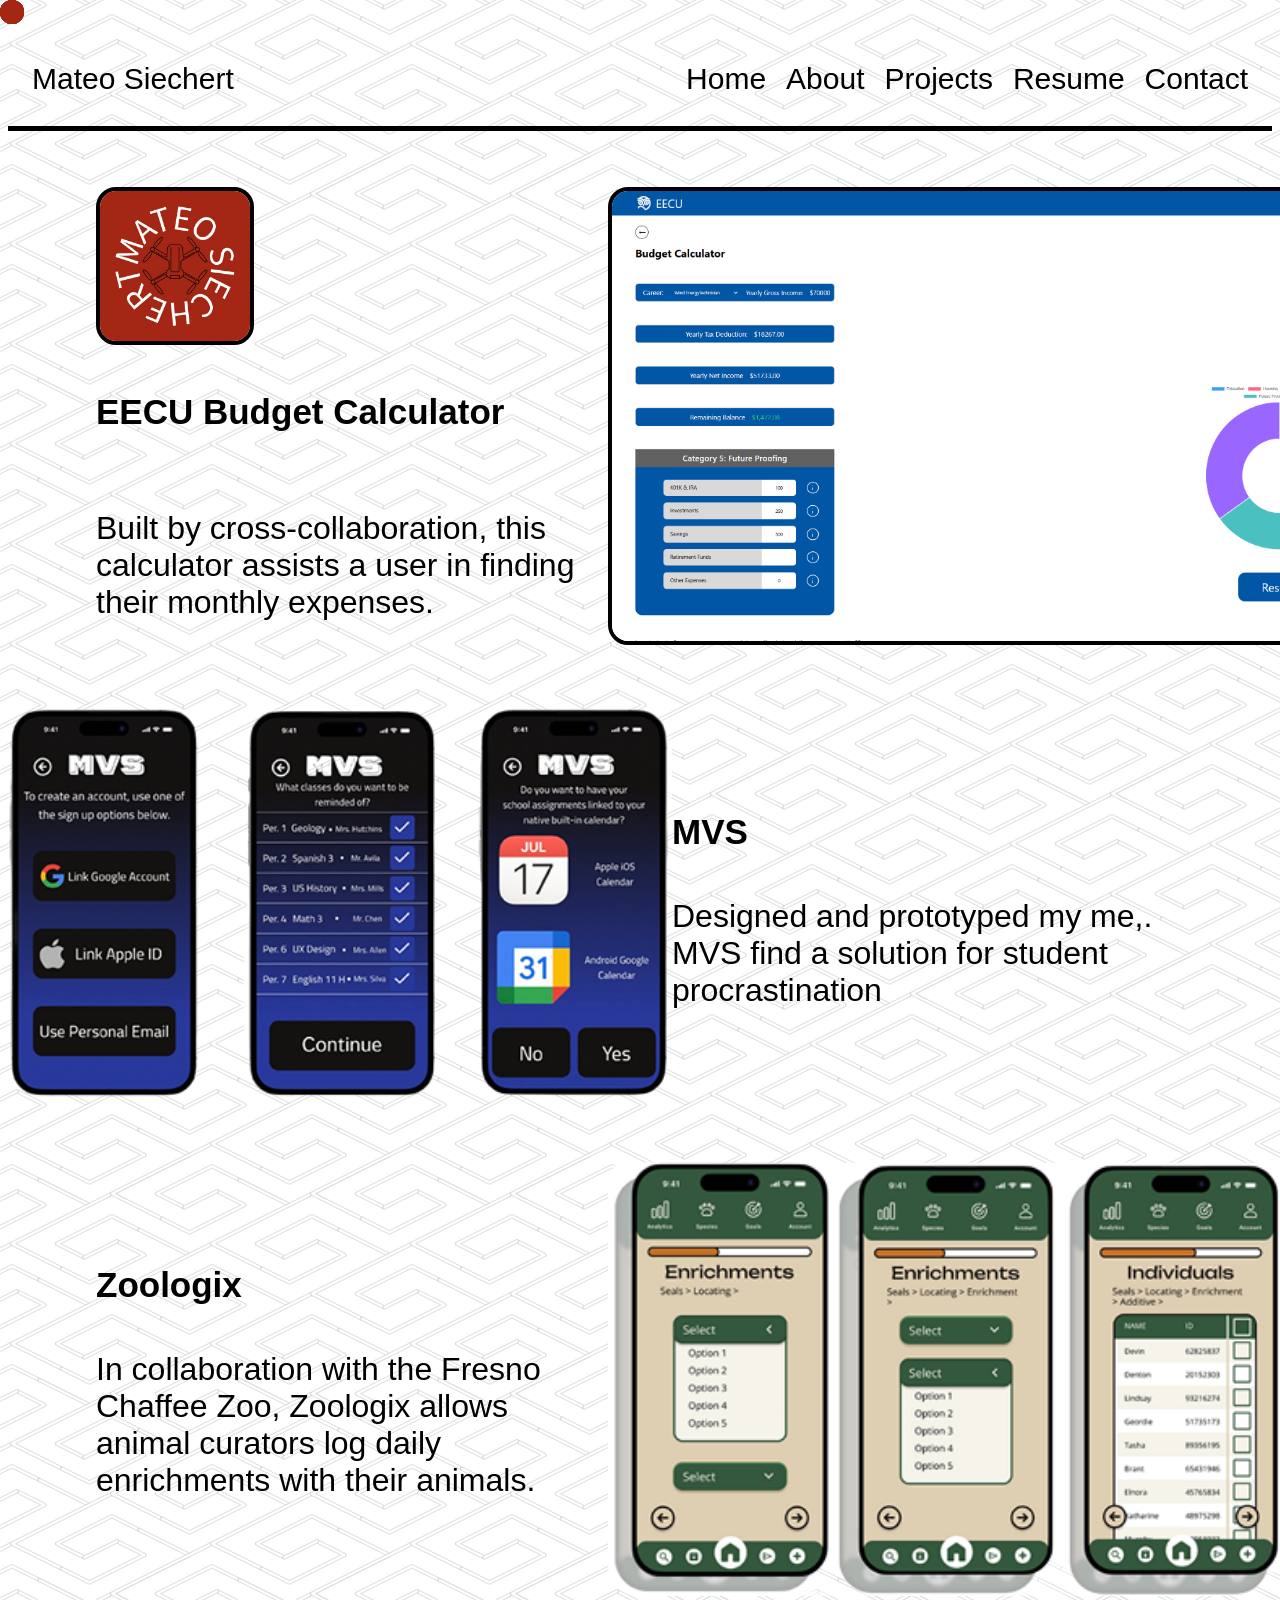
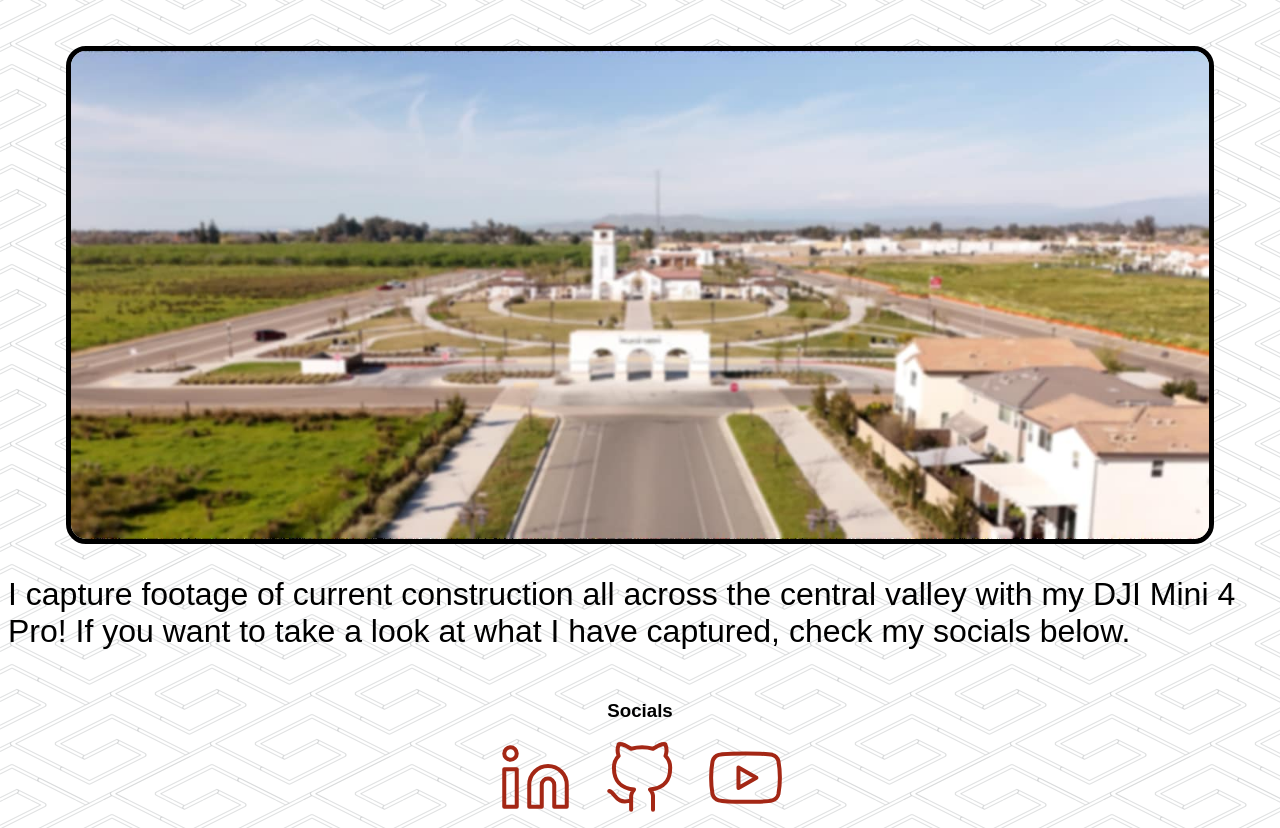
<file: index.html>
<!DOCTYPE html>
<html lang="en">

<head>
    <meta charset="UTF-8">
    <meta name="viewport" content="width=device-width, initial-scale=1.0">
    <title>Mateo's Portfolio</title>
    <link rel="stylesheet" href="styles.css">
    <link rel="preconnect" href="https://fonts.googleapis.com">
    <link rel="preconnect" href="https://fonts.gstatic.com" crossorigin>
    <link rel="icon" type="image/x-icon" href="Portfolio-Images/mvs-logo.png">
    <link
        href="https://fonts.googleapis.com/css2?family=Inter:ital,opsz,wght@0,14..32,100..900;1,14..32,100..900&family=Sora:wght@100..800&display=swap"
        rel="stylesheet">
</head>

<body>
    <div class="circle"></div>
    <div class="circle"></div>
    <div class="circle"></div>
    <div class="circle"></div>
    <div class="circle"></div>
    <div class="circle"></div>
    <div class="circle"></div>

    <nav>
        <div class="navbar-container">
            <p>Mateo Siechert</p>
            <button class="navbar-toggle">
                <span class="bar"></span>
                <span class="bar"></span>
                <span class="bar"></span>
            </button>
            <ul class="navbar-menu">
                <li><a href="index.html">Home</a></li>
                <li><a href="about.html">About</a></li>
                <li><a href="projects.html">Projects</a></li>
                <li><a href="resume.html">Resume</a></li>
                <li><a href="contact.html">Contact</a></li>
            </ul>
        </div>
    </nav>

    <section id="homepage">

        <article id="eecu-home">
            <section id="eecu-home-info">
                <header id="mvs-logo">
                    <img src="Portfolio-Images/mvs-logo.png" alt="mvs-logo">
                </header>
                <h4>EECU Budget Calculator</h4>
                <p>Built by cross-collaboration, this calculator assists a user in finding their monthly expenses.</p>
            </section>
            <img src="Portfolio-Images/EECU-Budget-Calculator-img-revised.png" alt="eecu-picture">
        </article>

        <article id="MVS-home">
            <section id="MVS-home-info">
                <h4>MVS</h4>
                <p>.Designed and prototyped my me, MVS find a solution for student procrastination</p>
            </section>
            <img src="Portfolio-Images/MVS-Mockup-Pictures.png" alt="mvs-mockups">
        </article>

        <article id="zoologix-home">
            <section id="zoologix-home-info">
                <h4>Zoologix</h4>
                <p>In collaboration with the Fresno Chaffee Zoo, Zoologix allows animal curators log daily enrichments
                    with
                    their animals.</p>
            </section>
            <img src="Portfolio-Images/FCZ-Mockup-Pictures.png" id="fcz-mockups" alt="fcz-mockup-imagery">
        </article>
        <article id="drone-imagery-article">
            <img src="Portfolio-Images/Mini-4-Pro-Imagery.jpg" id="drone-imagery" alt="mini-4-pro-imagery">
            <p>I capture footage of current construction all across the central valley with my DJI Mini 4 Pro! If you
                want
                to
                take a look at what I have captured, check my socials below.</p>
        </article>
    </section>
    <section>
    </section>
    <footer>
        <h3>Socials</h3>
        <div>
            <a href="https://www.linkedin.com/in/mateosiechert/">
                <svg width="75" height="75" viewBox="0 0 75 75" fill="none" xmlns="http://www.w3.org/2000/svg">
                    <path
                        d="M50 25C54.9728 25 59.7419 26.9754 63.2583 30.4917C66.7746 34.0081 68.75 38.7772 68.75 43.75V65.625H56.25V43.75C56.25 42.0924 55.5915 40.5027 54.4194 39.3306C53.2473 38.1585 51.6576 37.5 50 37.5C48.3424 37.5 46.7527 38.1585 45.5806 39.3306C44.4085 40.5027 43.75 42.0924 43.75 43.75V65.625H31.25V43.75C31.25 38.7772 33.2254 34.0081 36.7417 30.4917C40.2581 26.9754 45.0272 25 50 25Z"
                        stroke="#A42715" stroke-width="4" stroke-linecap="round" stroke-linejoin="round" />
                    <path d="M18.75 28.125H6.25V65.625H18.75V28.125Z" stroke="#A42715" stroke-width="4"
                        stroke-linecap="round" stroke-linejoin="round" />
                    <path
                        d="M12.5 18.75C15.9518 18.75 18.75 15.9518 18.75 12.5C18.75 9.04822 15.9518 6.25 12.5 6.25C9.04822 6.25 6.25 9.04822 6.25 12.5C6.25 15.9518 9.04822 18.75 12.5 18.75Z"
                        stroke="#A42715" stroke-width="4" stroke-linecap="round" stroke-linejoin="round" />
                </svg>
            </a>

            <a href="https://github.com/mateogoat">
                <svg width="75" height="75" viewBox="0 0 75 75" fill="none" xmlns="http://www.w3.org/2000/svg">
                    <path
                        d="M28.125 59.375C12.5 64.0625 12.5 51.5625 6.25 50M50 68.75V56.6562C50.1172 55.1661 49.9159 53.6681 49.4094 52.2618C48.9029 50.8555 48.1029 49.5732 47.0625 48.5C56.875 47.4062 67.1875 43.6875 67.1875 26.625C67.1867 22.2619 65.5084 18.0662 62.5 14.9062C63.9245 11.0891 63.8238 6.86983 62.2187 3.12499C62.2187 3.12499 58.5313 2.03124 50 7.74999C42.8375 5.80881 35.2875 5.80881 28.125 7.74999C19.5937 2.03124 15.9063 3.12499 15.9063 3.12499C14.3012 6.86983 14.2005 11.0891 15.625 14.9062C12.5941 18.0897 10.9141 22.3233 10.9375 26.7187C10.9375 43.6562 21.25 47.375 31.0625 48.5937C30.0344 49.6561 29.2414 50.9231 28.7353 52.3122C28.2292 53.7013 28.0213 55.1814 28.125 56.6562V68.75"
                        stroke="#A42715" stroke-width="4" stroke-linecap="round" stroke-linejoin="round" />
                </svg>
            </a>

            <a href="https://www.youtube.com/@mateosdronefootage">
                <svg width="75" height="75" viewBox="0 0 75 75" fill="none" xmlns="http://www.w3.org/2000/svg">
                    <path
                        d="M70.4376 20.0625C70.0664 18.5794 69.3103 17.2205 68.2459 16.1231C67.1814 15.0258 65.8462 14.2287 64.3751 13.8125C59.0001 12.5 37.5001 12.5 37.5001 12.5C37.5001 12.5 16.0001 12.5 10.6251 13.9375C9.15397 14.3537 7.81876 15.1508 6.75429 16.2481C5.68981 17.3455 4.93379 18.7044 4.56258 20.1875C3.57887 25.6424 3.09769 31.176 3.12508 36.7188C3.09001 42.3033 3.57123 47.8791 4.56258 53.375C4.97183 54.812 5.74479 56.1192 6.80678 57.1702C7.86877 58.2213 9.18389 58.9807 10.6251 59.375C16.0001 60.8125 37.5001 60.8125 37.5001 60.8125C37.5001 60.8125 59.0001 60.8125 64.3751 59.375C65.8462 58.9588 67.1814 58.1617 68.2459 57.0644C69.3103 55.967 70.0664 54.6081 70.4376 53.125C71.4137 47.7112 71.8948 42.2198 71.8751 36.7188C71.9101 31.1342 71.4289 25.5584 70.4376 20.0625Z"
                        stroke="#A42715" stroke-width="4" stroke-linecap="round" stroke-linejoin="round" />
                    <path d="M30.4688 46.9375L48.4376 36.7188L30.4688 26.5V46.9375Z" stroke="#A42715" stroke-width="4"
                        stroke-linecap="round" stroke-linejoin="round" />
                </svg>
            </a>
        </div>
    </footer>

</body>

<script src="script.js"></script>

</html>
</file>
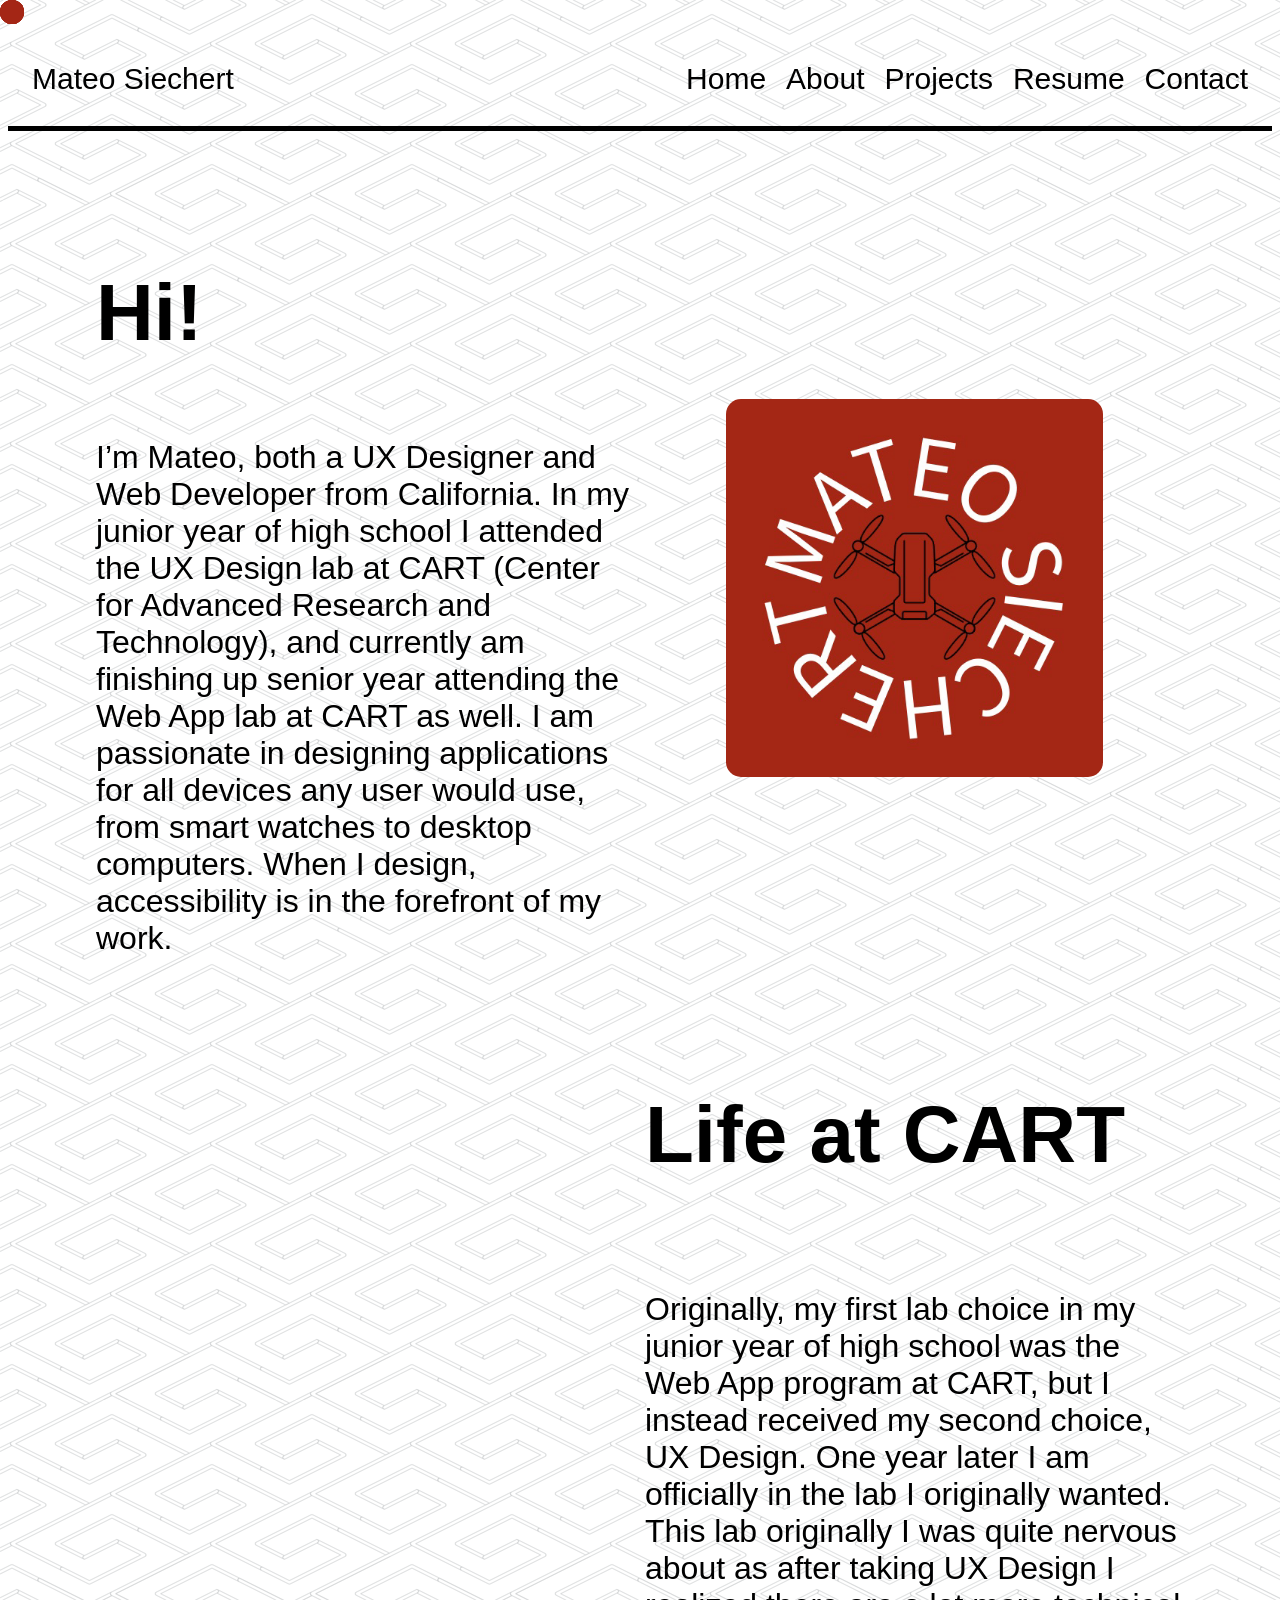
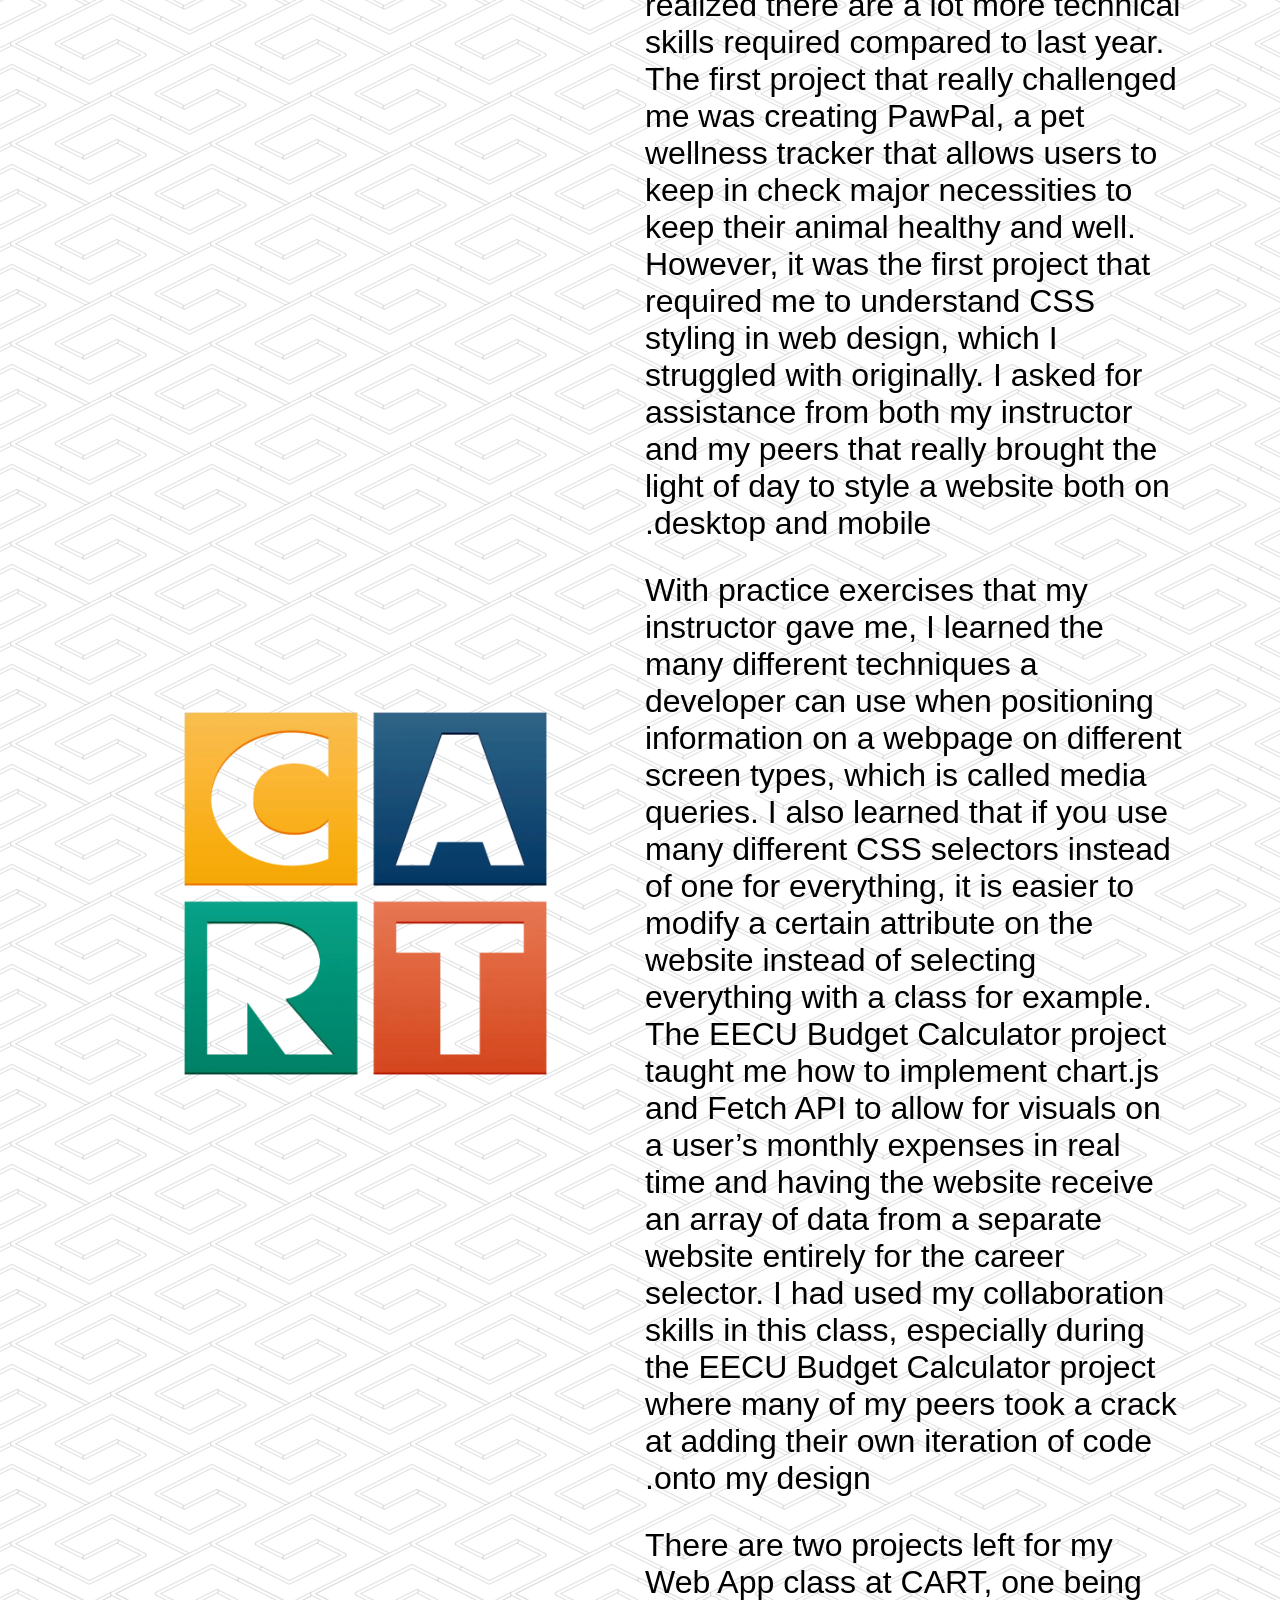
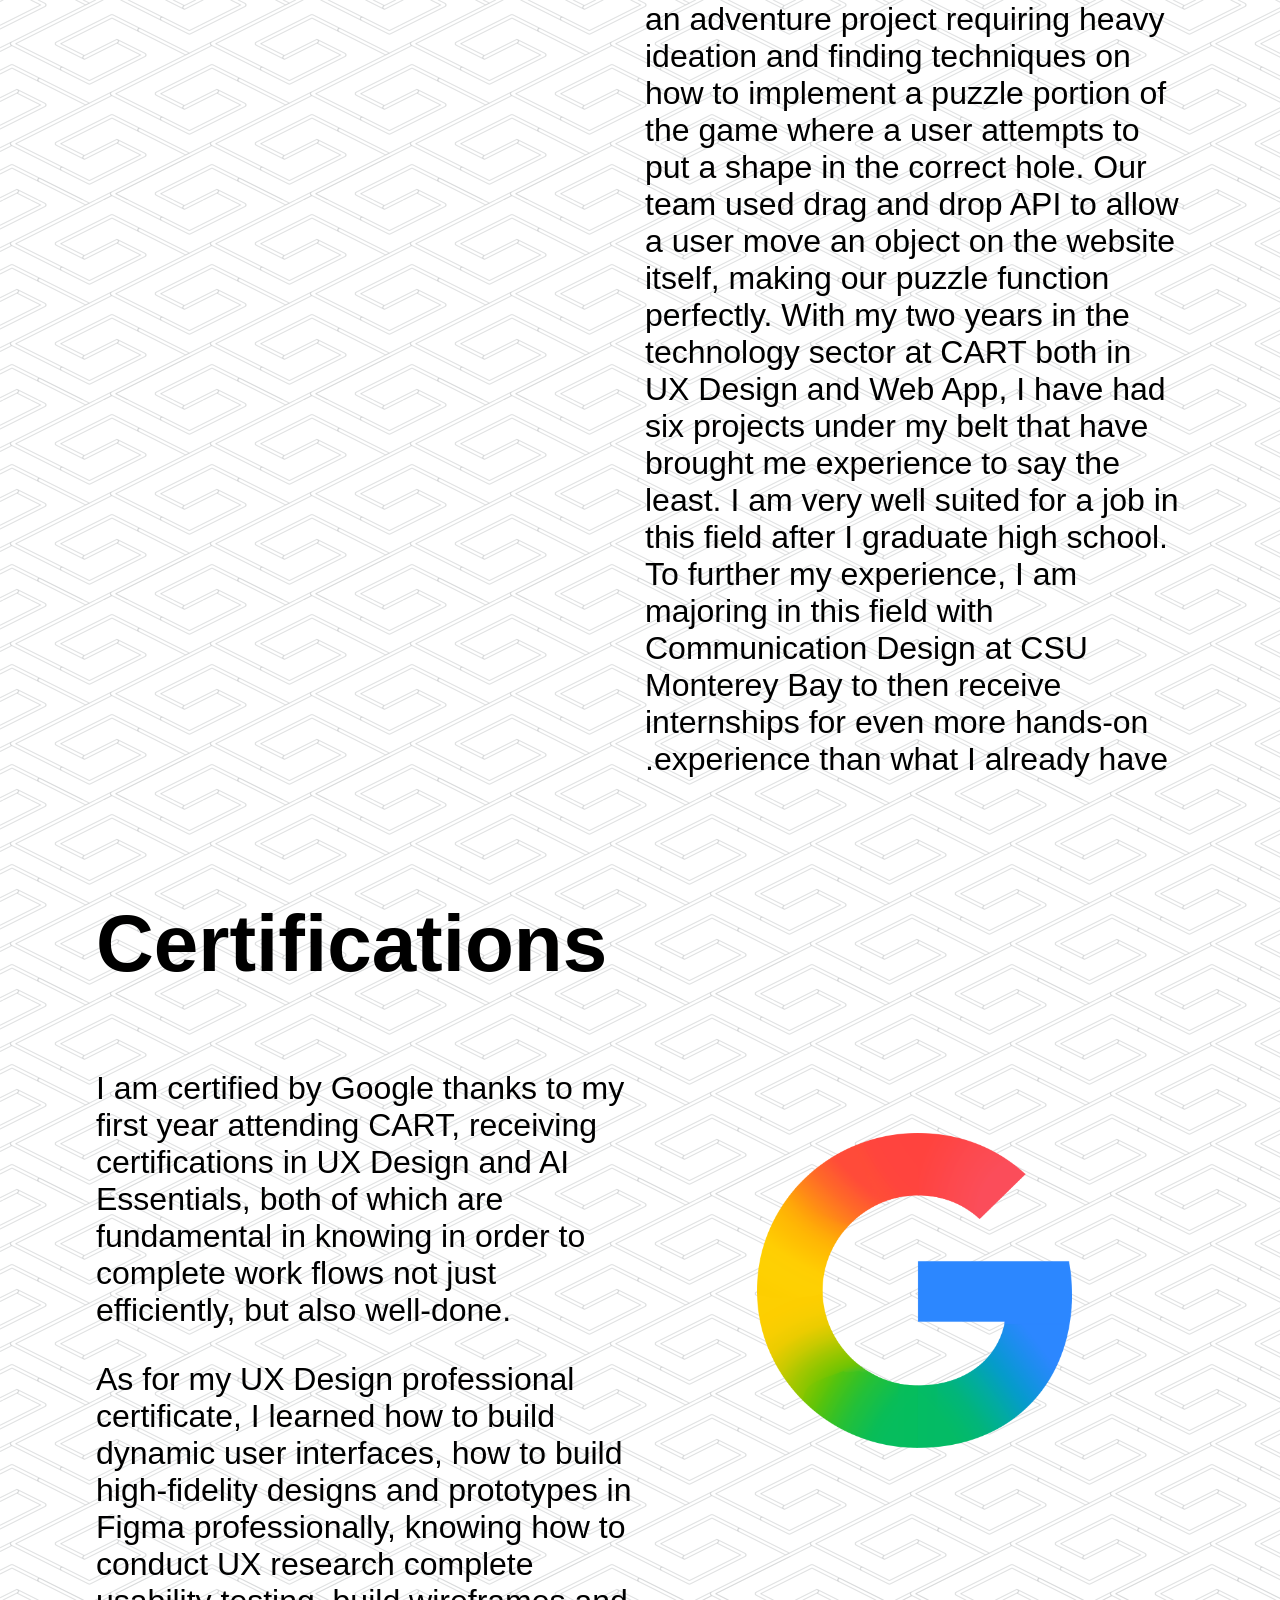
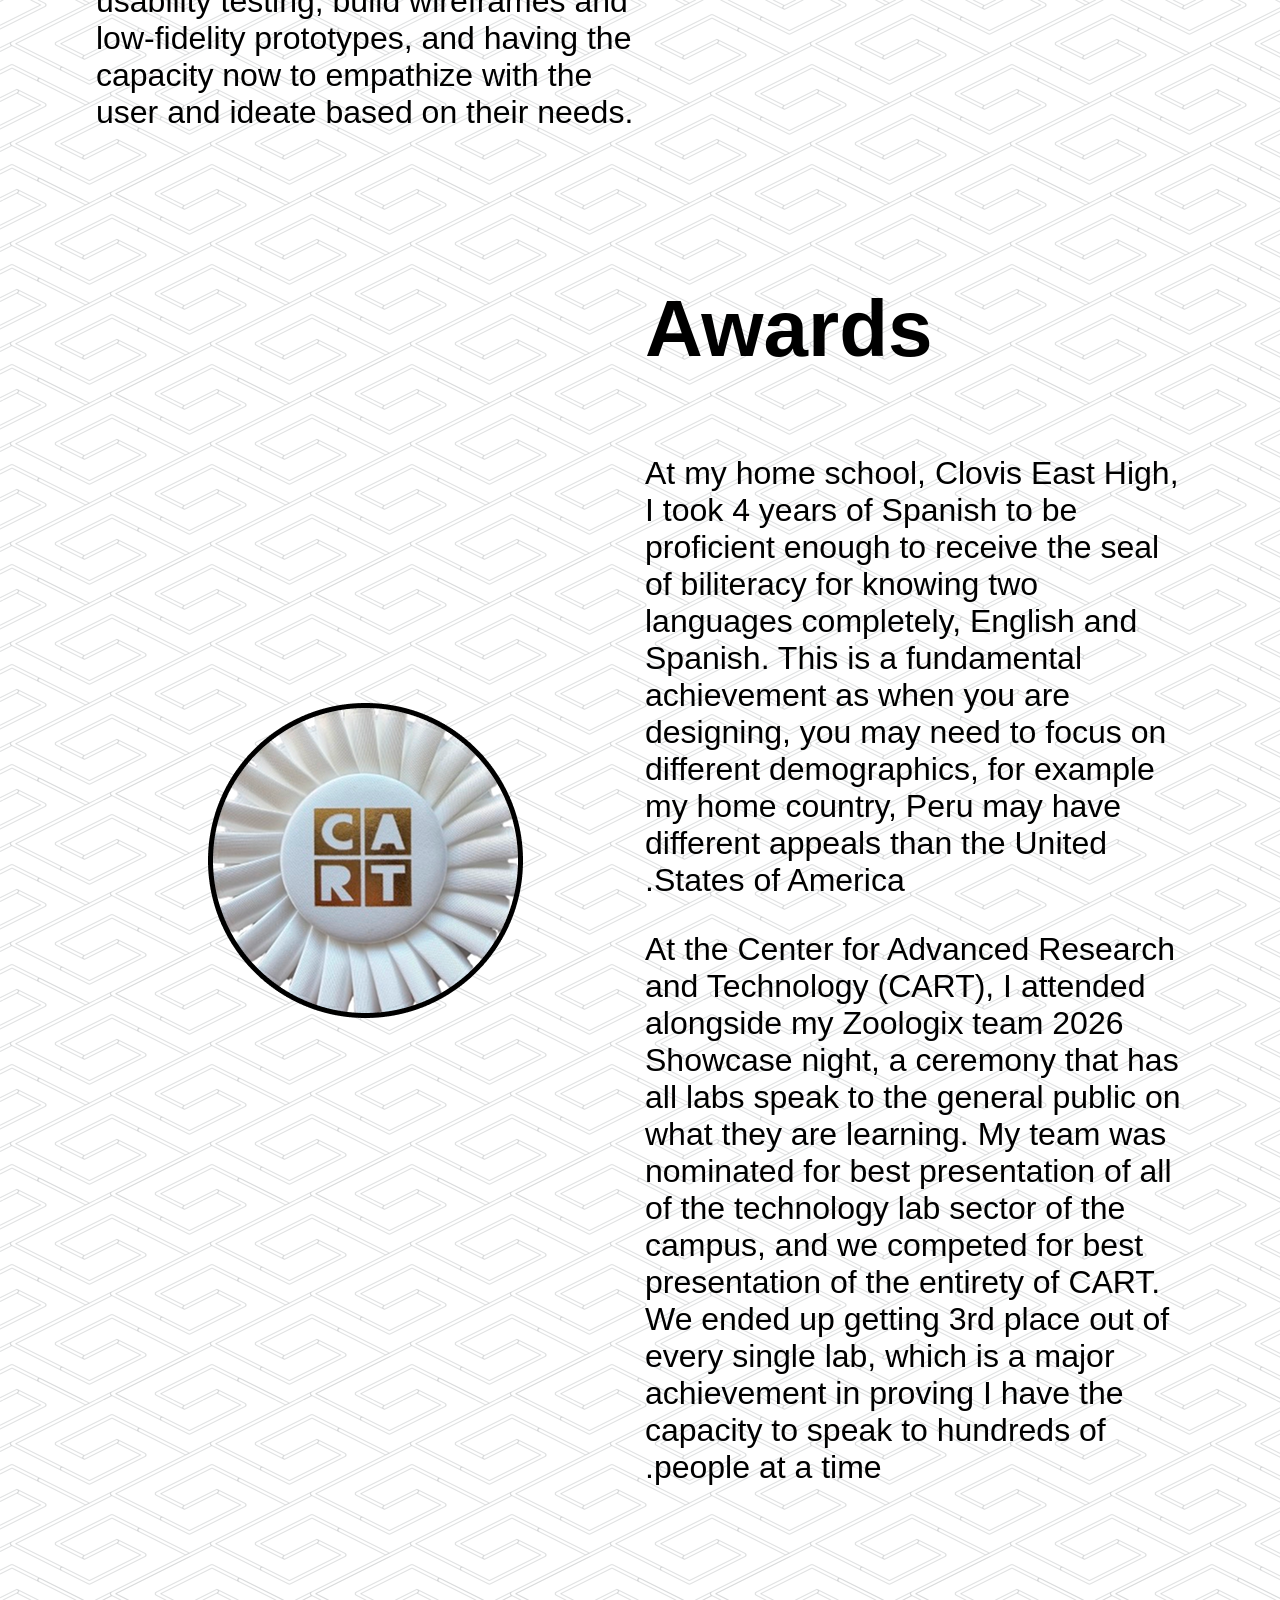
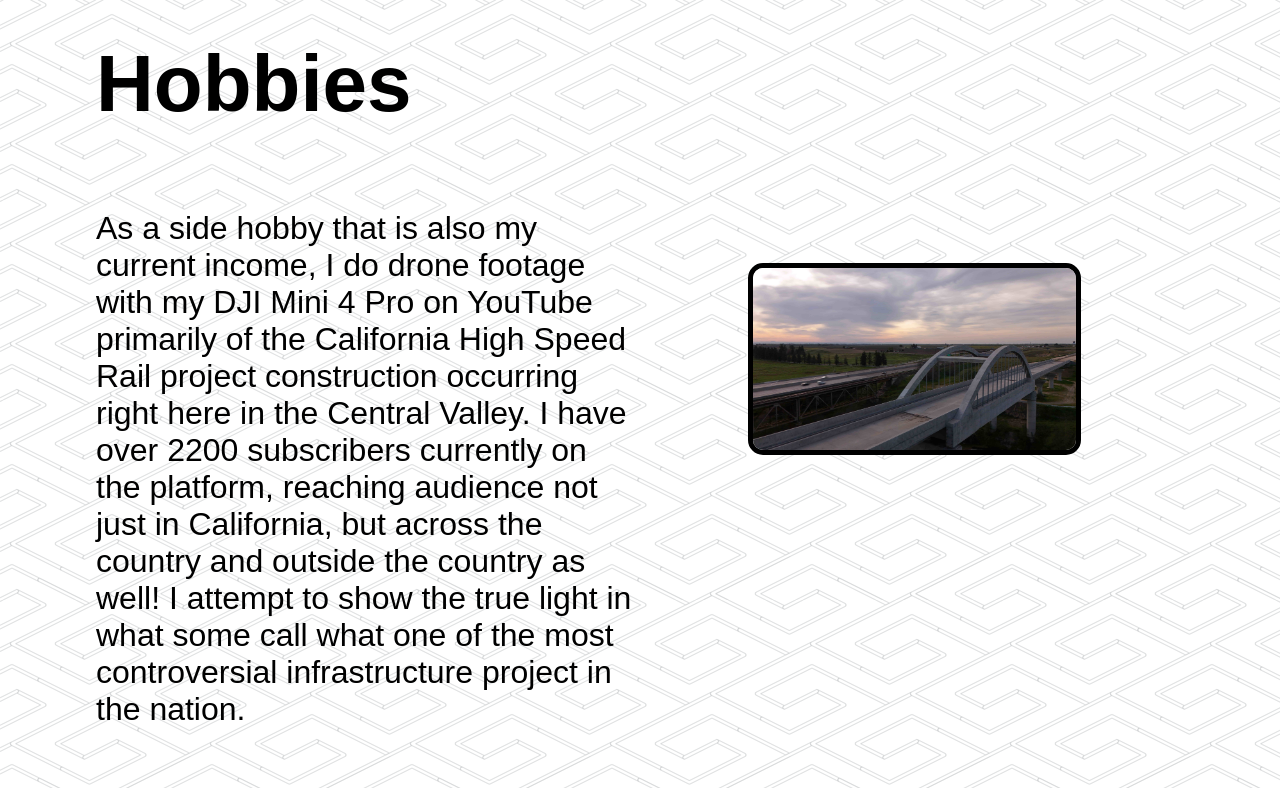
<file: about.html>
<!DOCTYPE html>
<html lang="en">

<head>
    <meta charset="UTF-8">
    <meta name="viewport" content="width=device-width, initial-scale=1.0">
    <title>About Me</title>
    <link rel="stylesheet" href="styles.css">
    <link rel="icon" type="image/x-icon" href="Portfolio-Images/mvs-logo.png">
</head>

<body>
    <div class="circle"></div>
    <div class="circle"></div>
    <div class="circle"></div>
    <div class="circle"></div>
    <div class="circle"></div>
    <div class="circle"></div>
    <div class="circle"></div>

    <nav>
        <div class="navbar-container">
            <p>Mateo Siechert</p>
            <button class="navbar-toggle">
                <span class="bar"></span>
                <span class="bar"></span>
                <span class="bar"></span>
            </button>
            <ul class="navbar-menu">
                <li><a href="index.html">Home</a></li>
                <li><a href="about.html">About</a></li>
                <li><a href="projects.html">Projects</a></li>
                <li><a href="resume.html">Resume</a></li>
                <li><a href="contact.html">Contact</a></li>
            </ul>
        </div>
    </nav>

    <section class="introduction">

        <section id="intro-text">
            <h3>Hi!</h3>
            <p>I’m Mateo, both a UX Designer and Web Developer from California. In my junior year of high school I
                attended
                the UX Design lab at CART (Center for Advanced Research and Technology), and currently am finishing up
                senior year attending the Web App lab at CART as well. I am passionate in designing applications for all
                devices any user would use, from smart watches to desktop computers. When I design, accessibility is in
                the
                forefront of my work.</p>
        </section>
        <img class="mvs-logo-portfolio" src="Portfolio-Images/mvs-logo.png">
    </section>

    <section class="cart-reflection">
        <section id="cart-reflection-text">
            <h3>Life at CART</h3>
            <p>Originally, my first lab choice in my junior year of high school was the Web App program at CART, but I
                instead received my second choice, UX Design. One year later I am officially in the lab I originally
                wanted.
                This lab originally I was quite nervous about as after taking UX Design I realized there are a lot more
                technical skills required compared to last year. The first project that really challenged me was
                creating
                PawPal, a pet wellness tracker that allows users to keep in check major necessities to keep their animal
                healthy and well. However, it was the first project that required me to understand CSS styling in web
                design, which I struggled with originally. I asked for assistance from both my instructor and my peers
                that
                really brought the light of day to style a website both on desktop and mobile.</p>

            <p>With practice exercises that my instructor gave me, I learned the many different techniques a developer
                can use when positioning information on a webpage on different screen types, which is called media
                queries. I also learned that if you use many different CSS selectors instead of one for everything, it
                is easier to modify a certain attribute on the website instead of selecting everything with a class for
                example. The EECU Budget Calculator project taught me how to implement chart.js and Fetch API to allow
                for visuals on a user’s monthly expenses in real time and having the website receive an array of data
                from a separate website entirely for the career selector. I had used my collaboration skills in this
                class, especially during the EECU Budget Calculator project where many of my peers took a crack at
                adding their own iteration of code onto my design.</p>
                
            <p>There are two projects left for my Web App class at CART, one being an adventure project requiring heavy
                ideation and finding techniques on how to implement a puzzle portion of the game where a user attempts
                to put a shape in the correct hole. Our team used drag and drop API to allow a user move an object on
                the website itself, making our puzzle function perfectly. With my two years in the technology sector at
                CART both in UX Design and Web App, I have had six projects under my belt that have brought me
                experience to say the least. I am very well suited for a job in this field after I graduate high school.
                To further my experience, I am majoring in this field with Communication Design at CSU Monterey Bay to
                then receive internships for even more hands-on experience than what I already have.</p>
        </section>
        <img class="cart-logo-about" src="Portfolio-Images/CART-logo.png">
    </section>

    <section class="certifications">
        <section id="certifications-text">
            <h3>Certifications</h3>
            <p>I am certified by Google thanks to my first year attending CART, receiving certifications in UX Design
                and AI Essentials, both of which are fundamental in knowing in order to complete work flows not just
                efficiently, but also well-done.</p>
            <p>As for my UX Design professional certificate, I learned how to build dynamic user interfaces, how to
                build high-fidelity designs and prototypes in Figma professionally, knowing how to conduct UX research
                complete usability testing, build wireframes and low-fidelity prototypes, and having the capacity now to
                empathize with the user and ideate based on their needs.</p>
        </section>
        <img class="google-logo-about" src="Portfolio-Images/google-logo.png">
    </section>

    <section class="awards">
        <section id="awards-text">
            <h3>Awards</h3>
            <p>At my home school, Clovis East High, I took 4 years of Spanish to be proficient enough to receive the
                seal of
                biliteracy for knowing two languages completely, English and Spanish. This is a fundamental achievement
                as
                when you are designing, you may need to focus on different demographics, for example my home country,
                Peru
                may have different appeals than the United States of America.</p>
            <p>At the Center for Advanced Research and Technology (CART), I attended alongside my Zoologix team 2026
                Showcase night, a ceremony that has all labs speak to the general public on what they are learning. My
                team
                was nominated for best presentation of all of the technology lab sector of the campus, and we competed
                for
                best presentation of the entirety of CART. We ended up getting 3rd place out of every single lab, which
                is a
                major achievement in proving I have the capacity to speak to hundreds of people at a time.</p>
        </section>
        <img class="showcase-award" style="width:315px; height:315px;" src="Portfolio-Images/Showcase.png">
    </section>

    <section class="hobbies">
        <section id="hobbies-text">
            <h3>Hobbies</h3>
            <p>As a side hobby that is also my current income, I do drone footage with my DJI Mini 4 Pro on YouTube
                primarily of the California High Speed Rail project construction occurring right here in the Central
                Valley.

                I have over 2200 subscribers currently on the platform, reaching audience not just in California, but
                across
                the country and outside the country as well! I attempt to show the true light in what some call what one
                of
                the most controversial infrastructure project in the nation.</p>
        </section>
        <img class="dji-hsr-footage-mvs" style="border-radius: 15px; border-color:black;"
            src="Portfolio-Images/dji-drone-mvs2.jpg">
    </section>

</body>
<script src="script.js"></script>

</html>
</file>
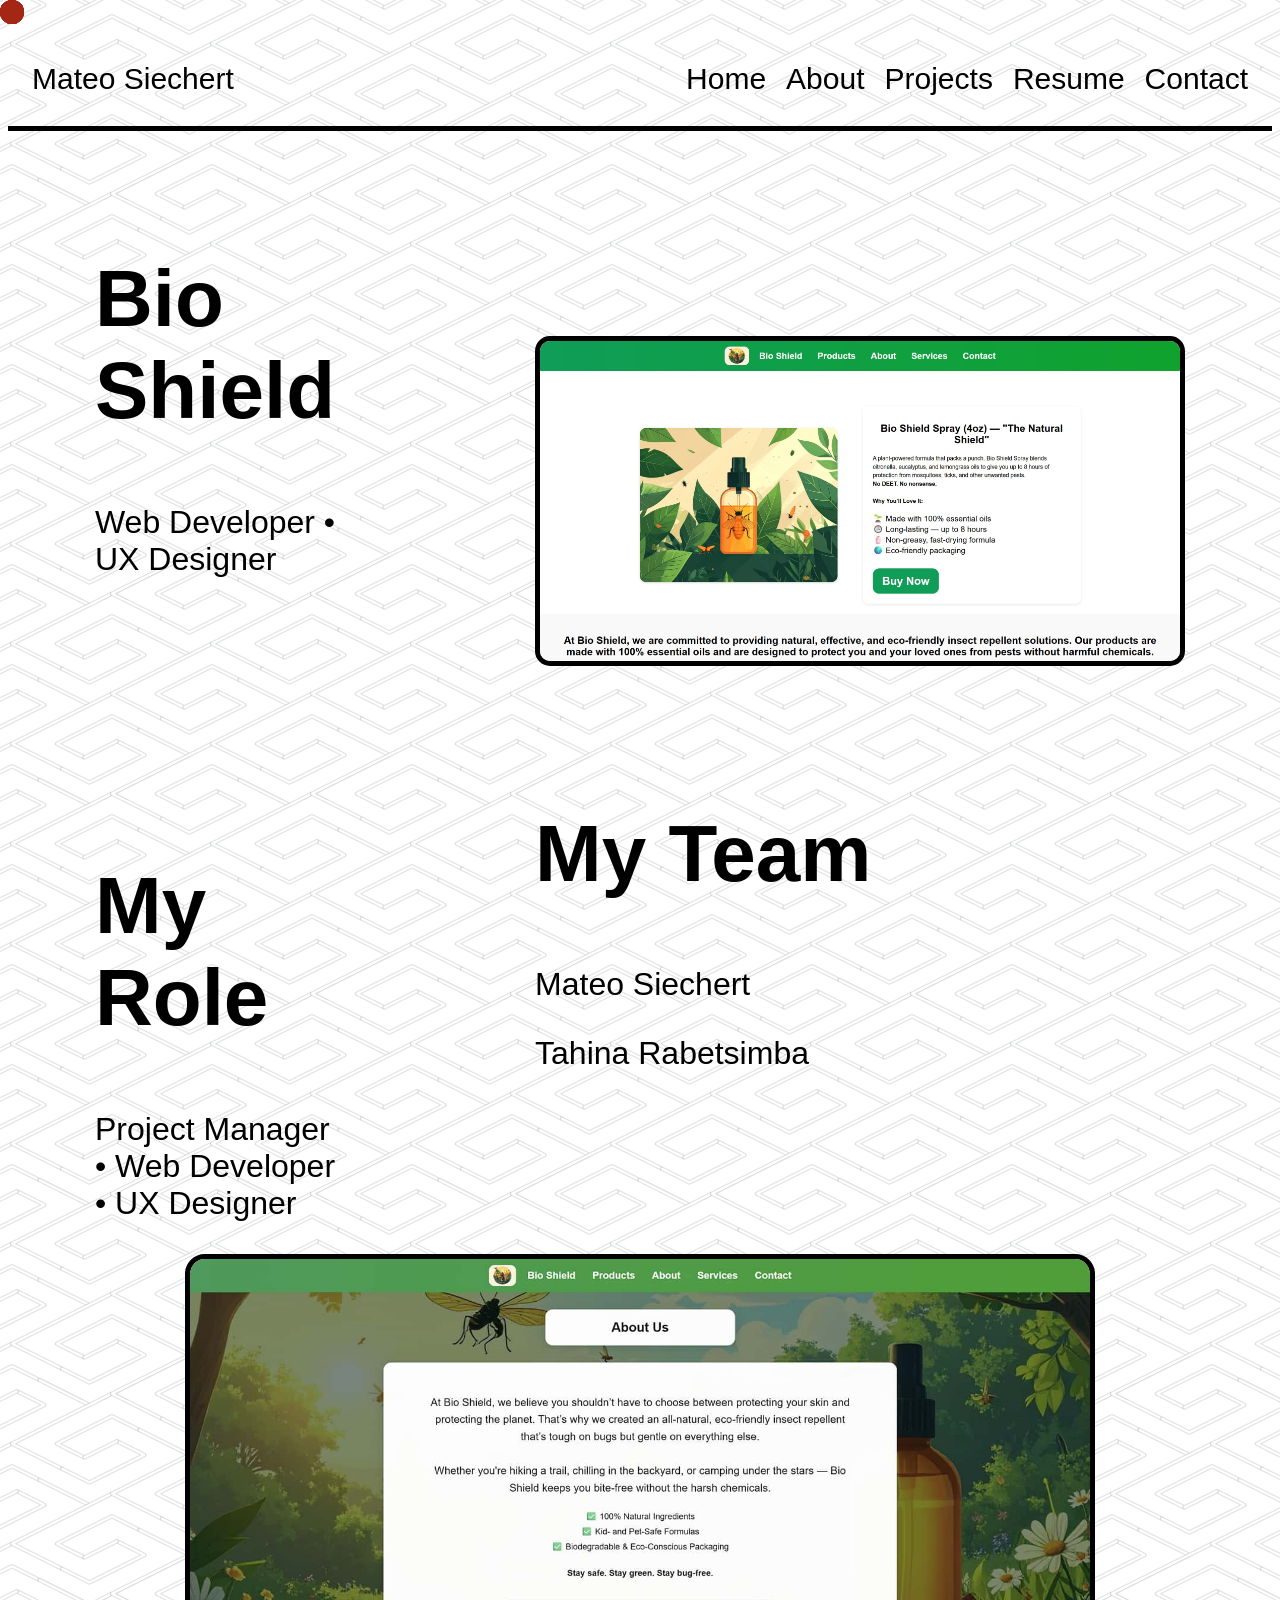
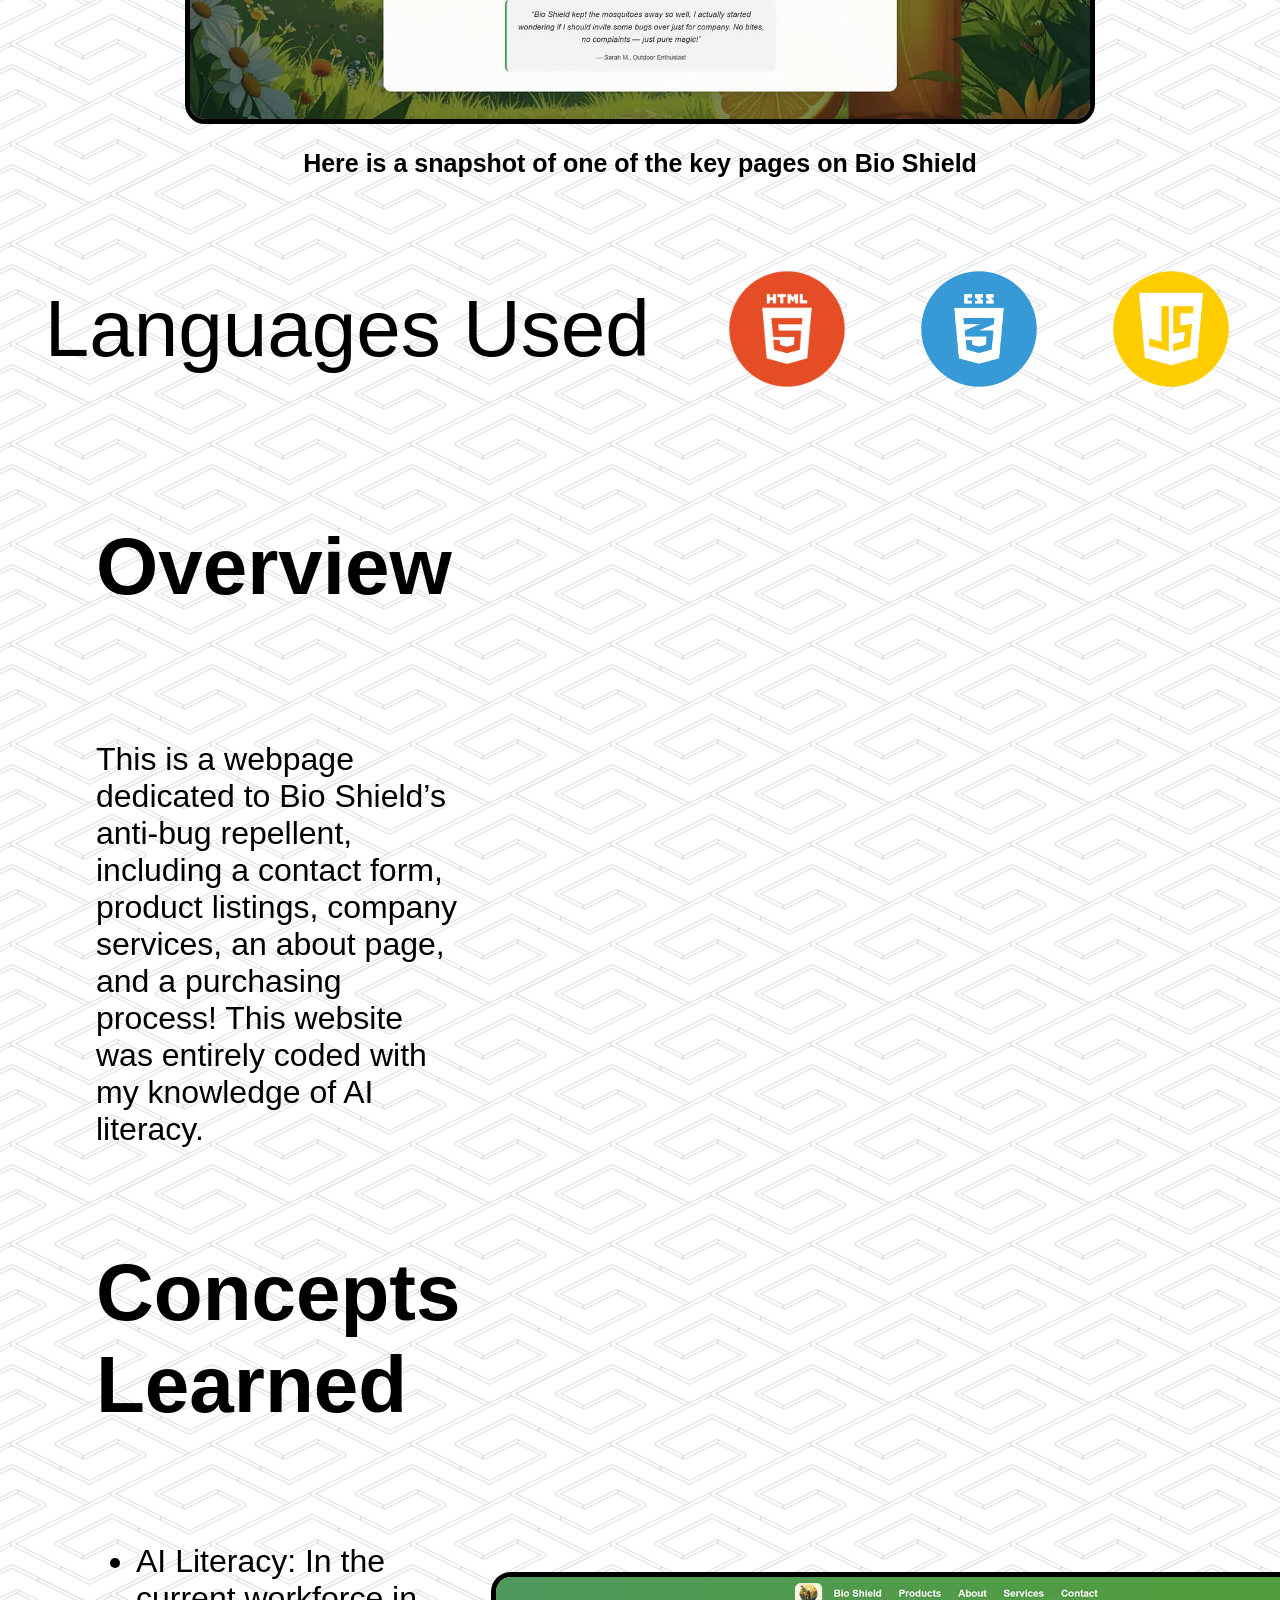
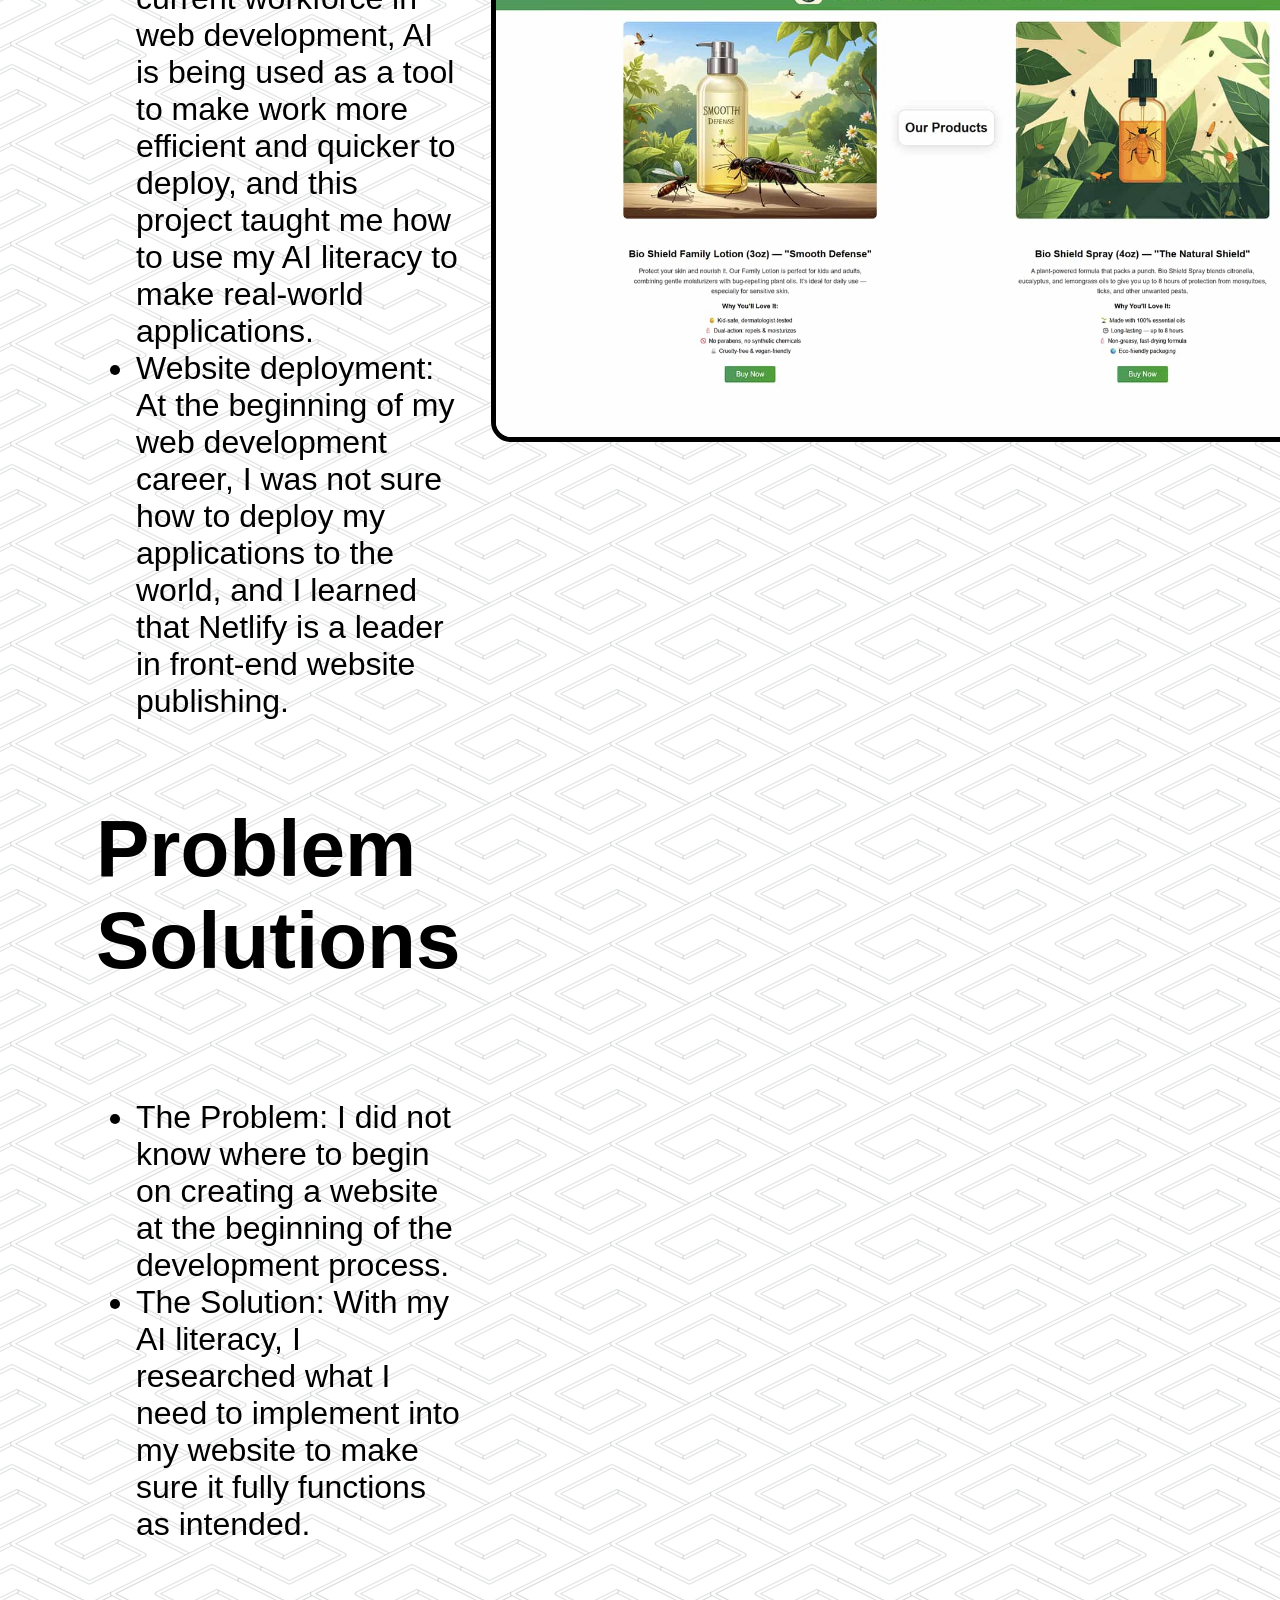
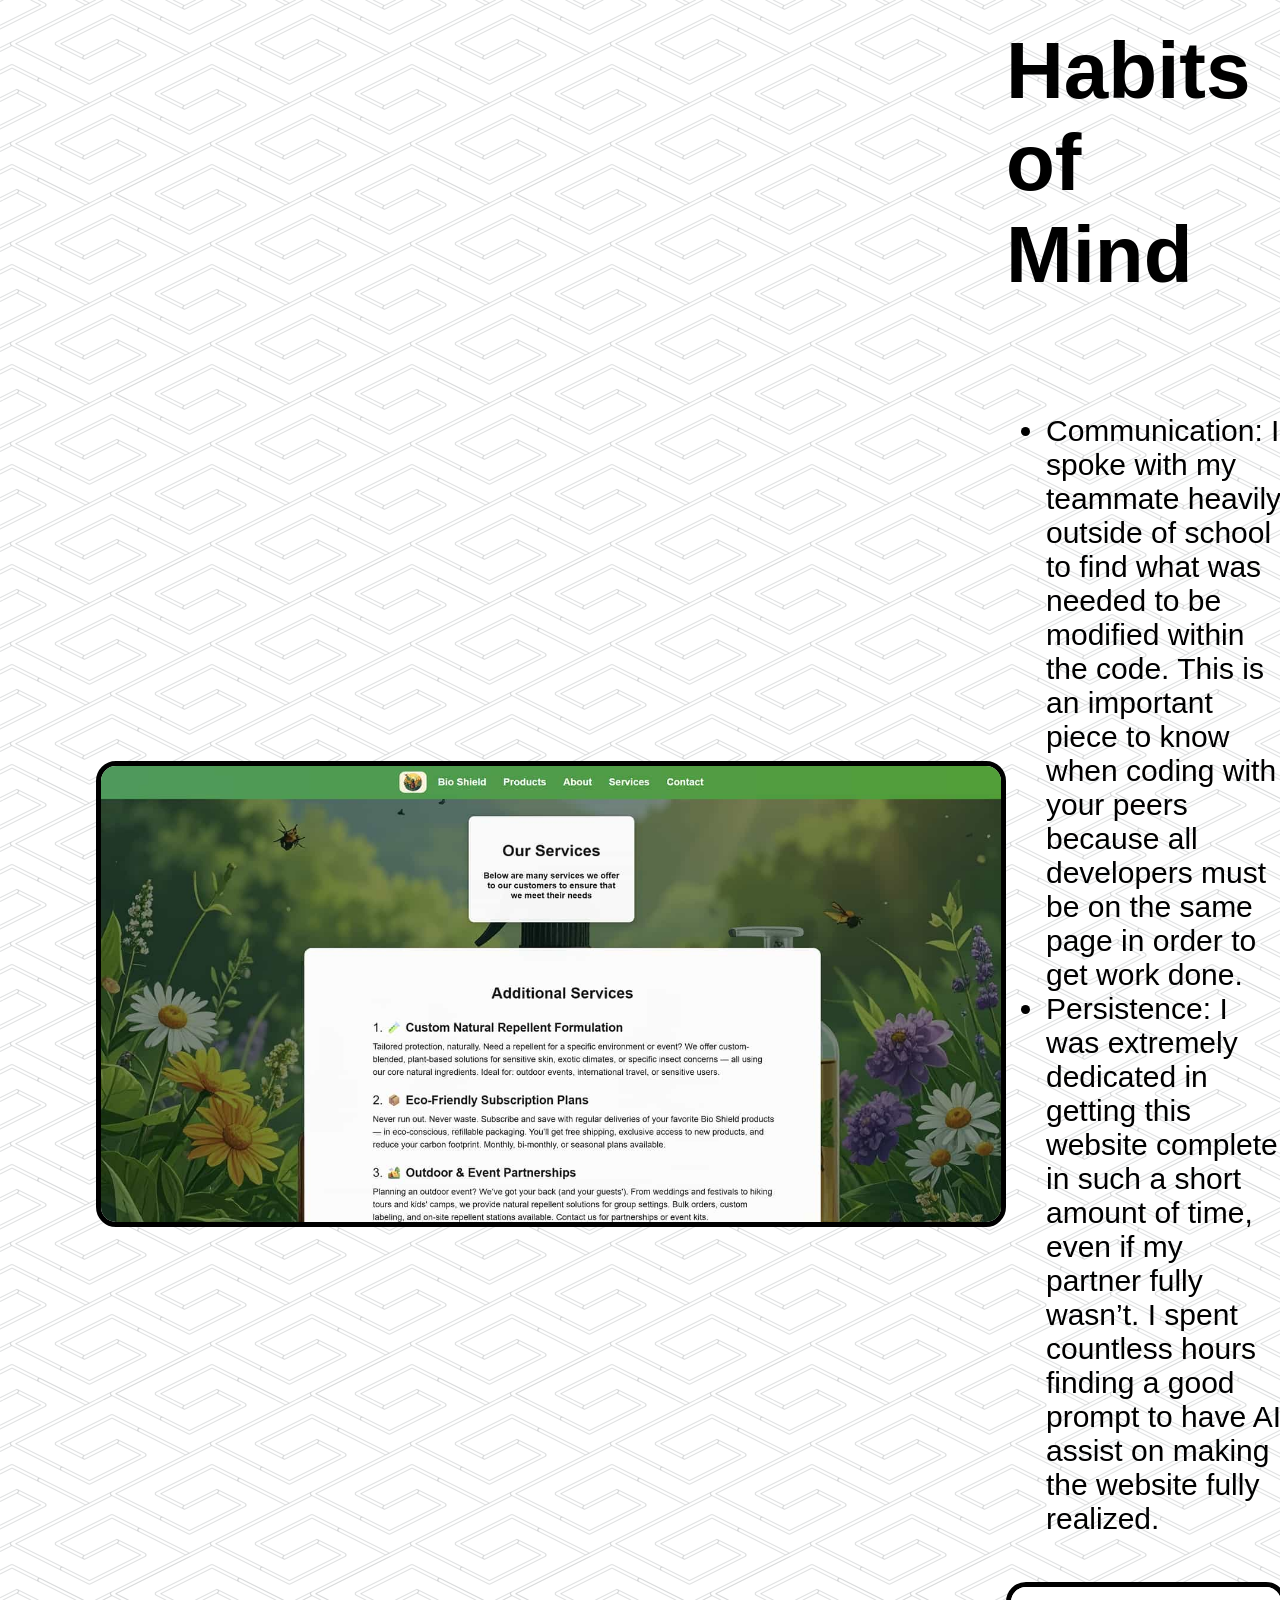
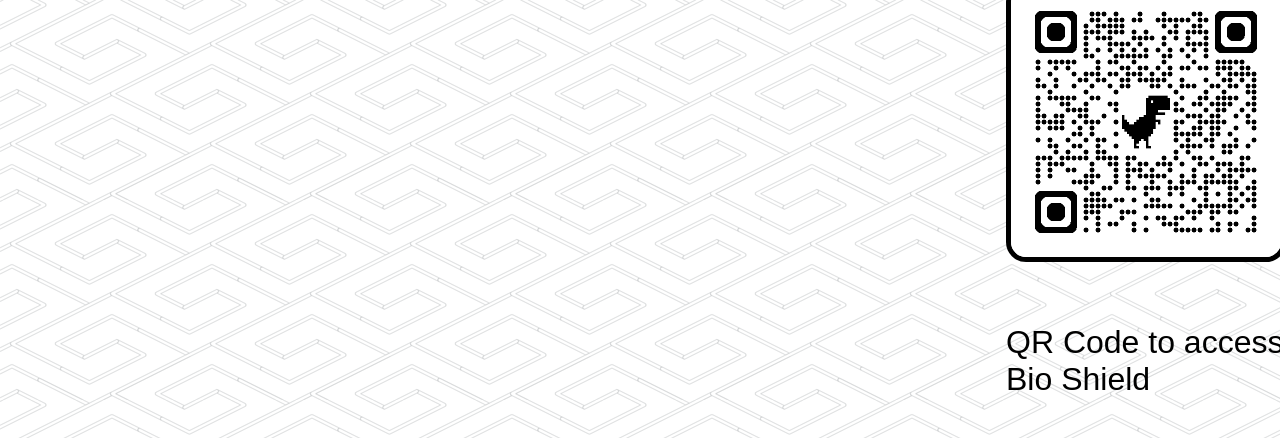
<file: bio-shield.html>
<!DOCTYPE html>
<html lang="en">

<head>
    <meta charset="UTF-8">
    <meta name="viewport" content="width=device-width, initial-scale=1.0">
    <title>Bio Shield</title>
    <link rel="stylesheet" href="styles.css">
    <link rel="icon" type="image/x-icon" href="Portfolio-Images/mvs-logo.png">
</head>

<body>
    <nav>
        <div class="navbar-container">
            <p>Mateo Siechert</p>
            <button class="navbar-toggle">
                <span class="bar"></span>
                <span class="bar"></span>
                <span class="bar"></span>
            </button>
            <ul class="navbar-menu">
                <li><a href="index.html">Home</a></li>
                <li><a href="about.html">About</a></li>
                <li><a href="projects.html">Projects</a></li>
                <li><a href="resume.html">Resume</a></li>
                <li><a href="contact.html">Contact</a></li>
            </ul>
        </div>
    </nav>

    <div class="circle"></div>
    <div class="circle"></div>
    <div class="circle"></div>
    <div class="circle"></div>
    <div class="circle"></div>
    <div class="circle"></div>
    <div class="circle"></div>


    <section id="bio-shield-project">

        <section class="bio-shield-left">
            <header>
                <h2>Bio Shield</h2>
                <p>Web Developer • UX Designer</p>
            </header>
            <section class="bio-shield-roles">
                <h2>My Role</h2>
                <p>Project Manager • Web Developer • UX Designer</p>
            </section>
        </section>

        <section>
            <section class="bio-shield-right">
                <img src="Portfolio-Images/bio-shield-page.jpg" alt="bio-shield-snapshot">
                <section class="bio-shield-team">
                    <h2>My Team</h2>
                    <p>Mateo Siechert</p>
                    <p>Tahina Rabetsimba</p>
                </section>
            </section>
        </section>
    </section>




    <article class="bio-shield-snapshot">
        <img src=Portfolio-Images/bio-shield-snapshot.jpg alt="bio-shield-about-page-snapshot">
        <p>Here is a snapshot of one of the key pages on Bio Shield</p>
    </article>

    <article class="languages-used">
        <p>Languages Used</p>
        <div>
            <img src="Portfolio-Images/logos/html5-logo.png" alt="html5-logo">
            <img src="Portfolio-Images/logos/css3-logo.png" alt="css3-logo">
            <img src="Portfolio-Images/logos/js-logo.png" alt="js-logo">
        </div>
    </article>

    <section id="bio-shield-info">
        <section>
            <article>
                <h2>Overview</h2>
                <p>This is a webpage dedicated to Bio Shield’s anti-bug repellent, including a contact form, product
                    listings,
                    company services, an about page, and a purchasing process! This website was entirely coded with my
                    knowledge
                    of AI literacy.</p>
            </article>

            <article>
                <h2>Concepts Learned</h2>
                <ul>
                    <li>AI Literacy: In the current workforce in web development, AI is being used as a tool to make
                        work
                        more
                        efficient and quicker to deploy, and this project taught me how to use my AI literacy to make
                        real-world
                        applications.
                    </li>
                    <li>Website deployment: At the beginning of my web development career, I was not sure how to deploy
                        my
                        applications to the world, and I learned that Netlify is a leader in front-end website
                        publishing.
                    </li>
                </ul>
            </article>

            <article>
                <h2>Problem Solutions</h2>
                <ul>
                    <li>The Problem: I did not know where to begin on creating a website at the beginning of the
                        development
                        process.</li>
                    <li>The Solution: With my AI literacy, I researched what I need to implement into my website to make
                        sure it
                        fully functions as intended.
                    </li>
                </ul>
            </article>
        </section>
        <img src="Portfolio-Images/bio-shield-products-page.jpg" alt="bio-shield-products-page">
    </section>

    <section id="bio-shield-info-2">
        <img src="Portfolio-Images/bio-shield-services-page.jpg" alt="bio-shield-services-snapshot">
        <article>
            <h2>Habits of Mind</h2>
            <ul>
                <li>Communication: I spoke with my teammate heavily outside of school to find what was needed to be
                    modified
                    within the code. This is an important piece to know when coding with your peers because all
                    developers
                    must be on the same page in order to get work done.
                </li>
                <li>Persistence: I was extremely dedicated in getting this website complete in such a short amount of
                    time,
                    even if my partner fully wasn’t. I spent countless hours finding a good prompt to have AI assist on
                    making the website fully realized.
                </li>
            </ul>
            <img src="Portfolio-Images/qrcode_bestbioshield.netlify.app.png" alt="bio-shield-netlify-qr-code">
            <p>QR Code to access Bio Shield</p>
        </article>
    </section>

</body>

<script src="script.js"></script>

</html>
</file>
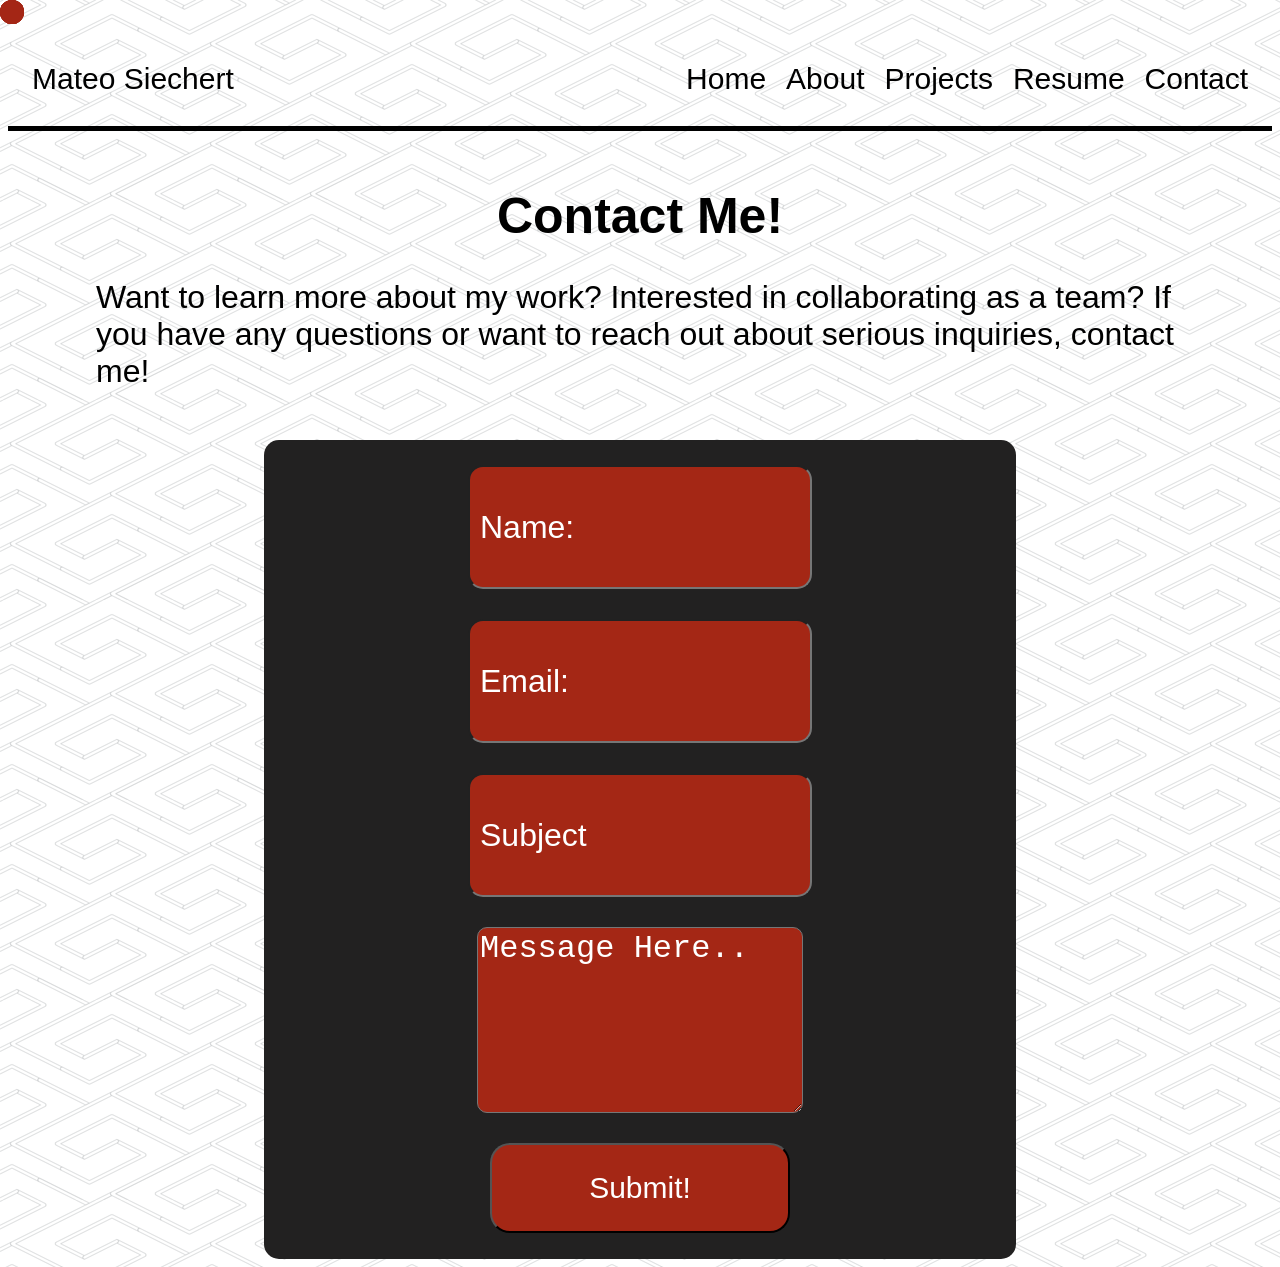
<file: contact.html>
<!DOCTYPE html>
<html lang="en">

<head>
    <meta charset="UTF-8">
    <meta name="viewport" content="width=device-width, initial-scale=1.0">
    <title>Contact Me!</title>
    <link rel="stylesheet" href="styles.css">
    <link rel="icon" type="image/x-icon" href="Portfolio-Images/mvs-logo.png">
</head>

<body>
    <div class="circle"></div>
    <div class="circle"></div>
    <div class="circle"></div>
    <div class="circle"></div>
    <div class="circle"></div>
    <div class="circle"></div>
    <div class="circle"></div>

    <nav>
        <div class="navbar-container">
            <p>Mateo Siechert</p>
            <button class="navbar-toggle">
                <span class="bar"></span>
                <span class="bar"></span>
                <span class="bar"></span>
            </button>
            <ul class="navbar-menu">
                <li><a href="index.html">Home</a></li>
                <li><a href="about.html">About</a></li>
                <li><a href="projects.html">Projects</a></li>
                <li><a href="resume.html">Resume</a></li>
                <li><a href="contact.html">Contact</a></li>
            </ul>
        </div>
    </nav>
</body>


<h1 id="contact-form-h1">Contact Me!</h1>
<p id="contact-form-p">Want to learn more about my work? Interested in collaborating as a team? If you have any questions or want to reach
    out about serious inquiries, contact me! </p>


<section>
    <form method="GET" id="contact-form" onsubmit="sendMessage();return false">
        <input type="text" id="name" placeholder="Name:" name="name" required>

        <input type="email" id="email" placeholder="Email:" name="email" required>

        <input type="text" placeholder="Subject" id="subject">
        
        <textarea id="message" placeholder= "Message Here.." name="message" required></textarea>

        <button type="submit">Submit!</button>
    </form>
</section>


<script src="script.js"></script>

</html>
</file>
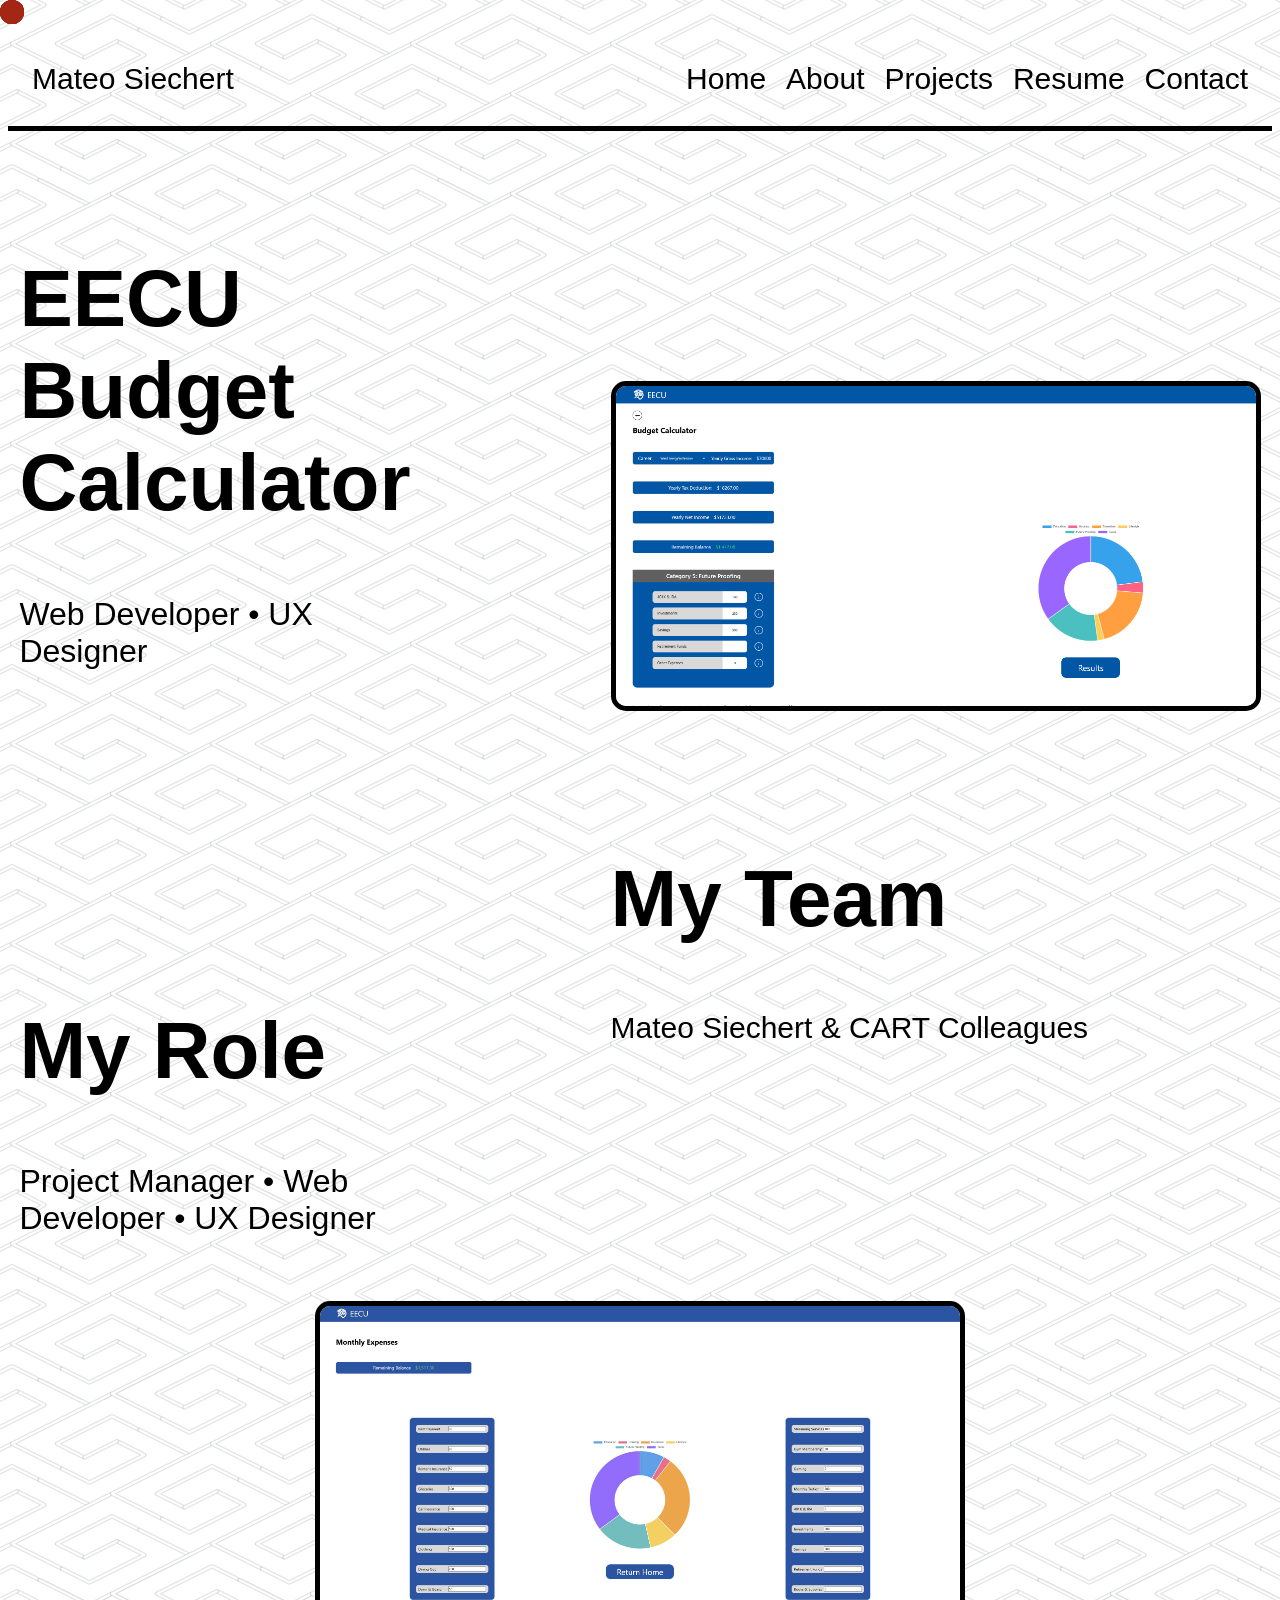
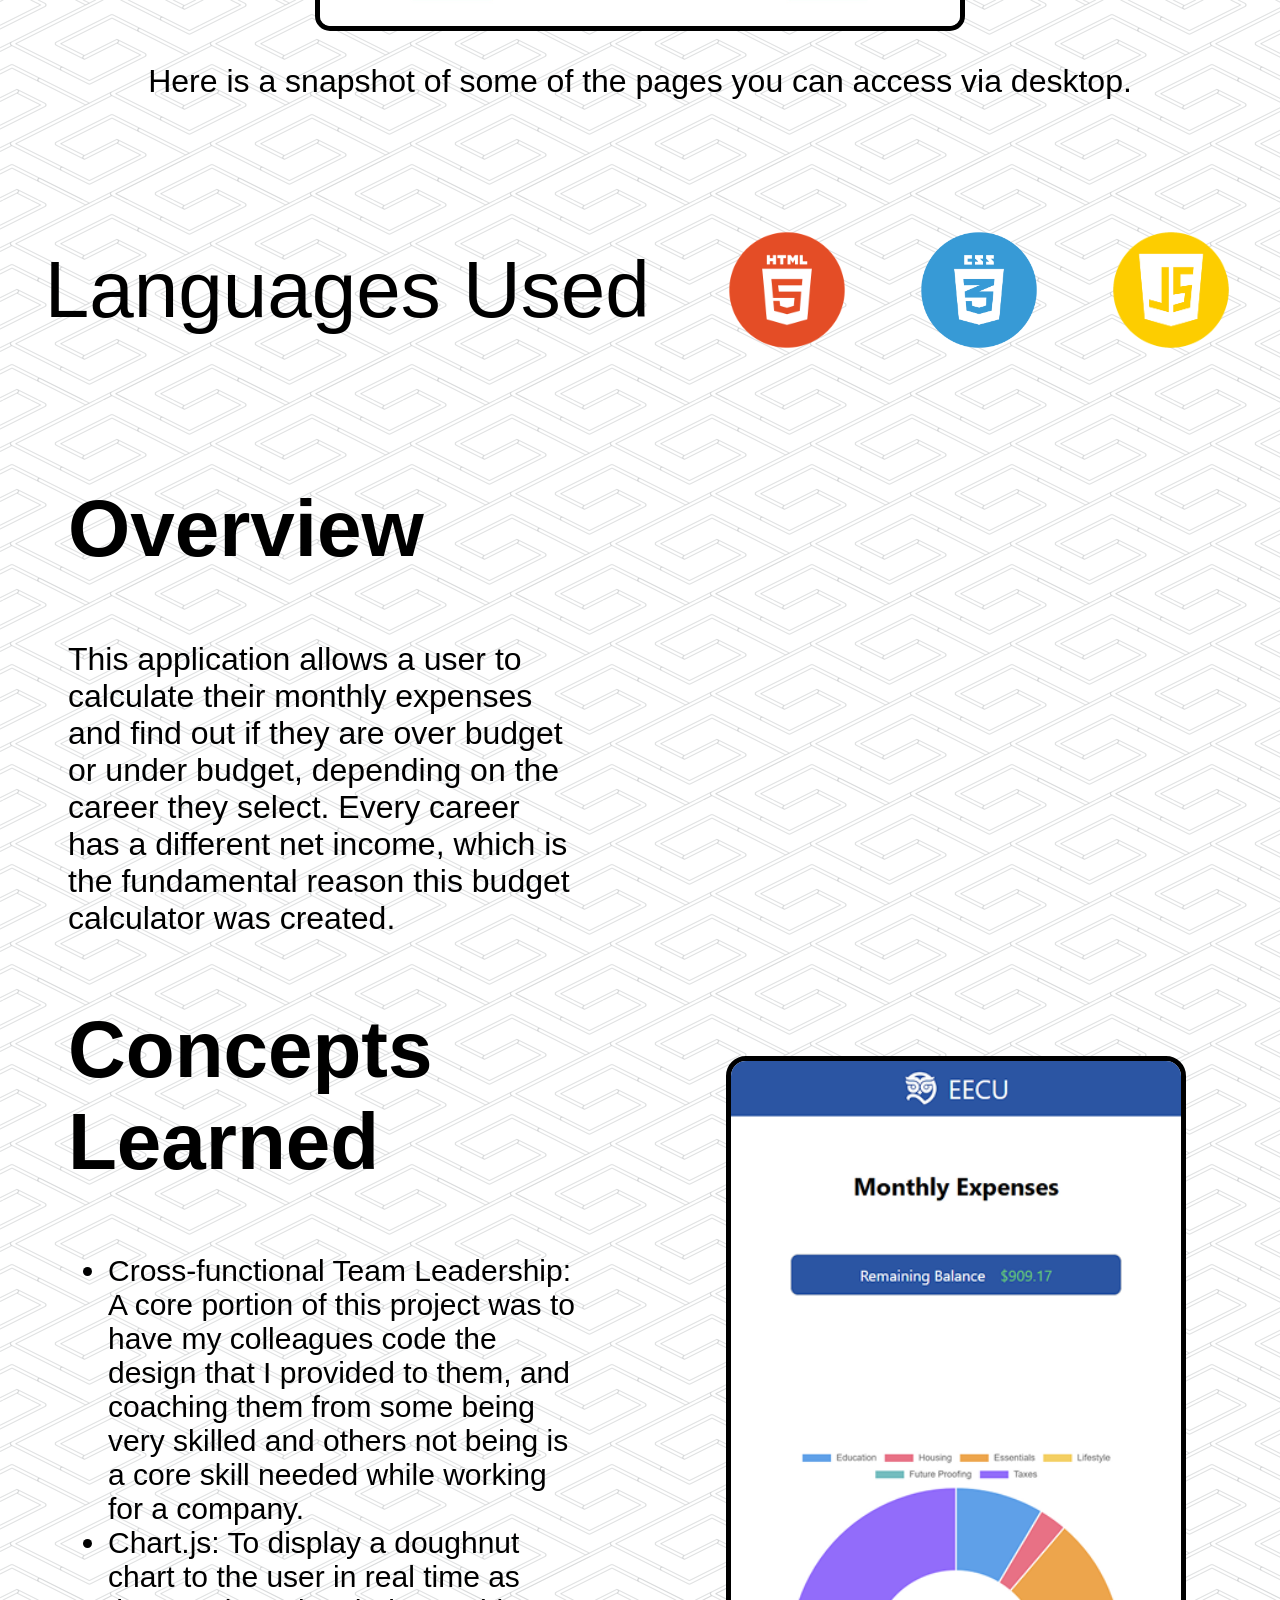
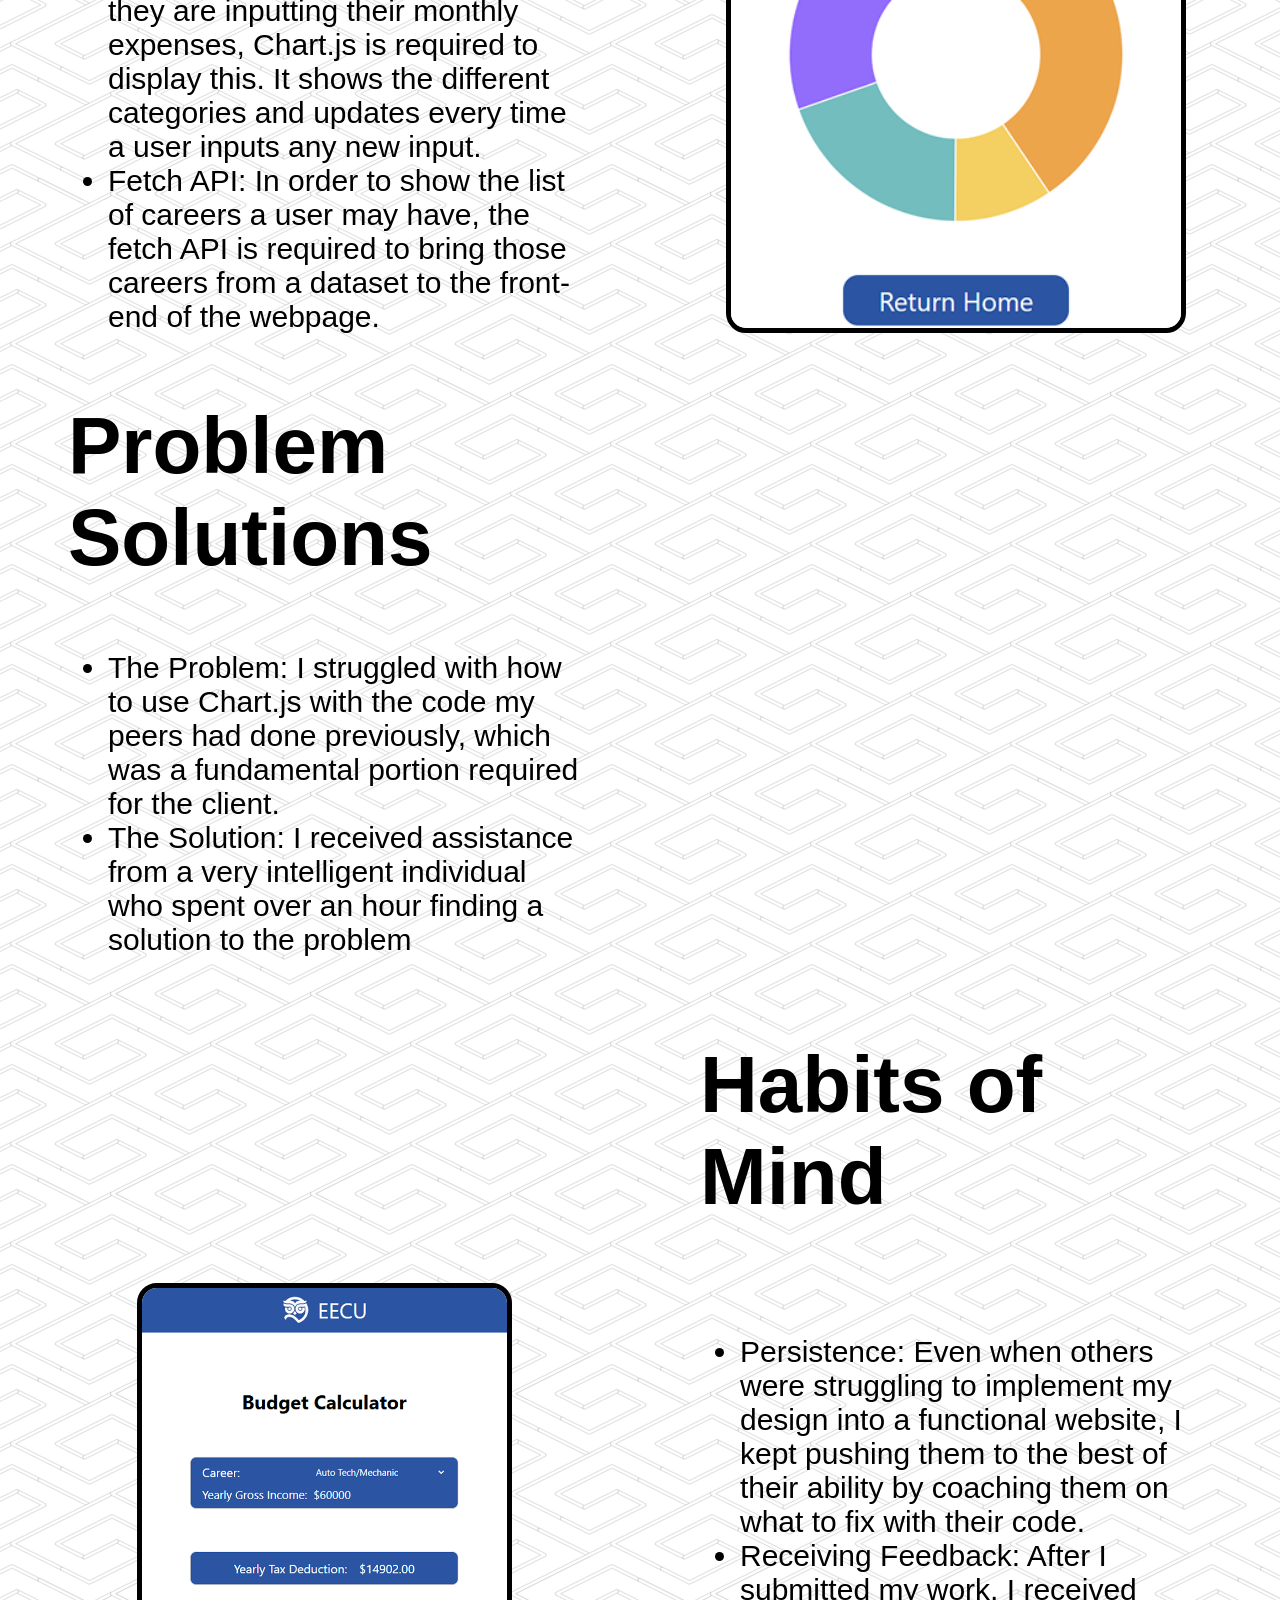
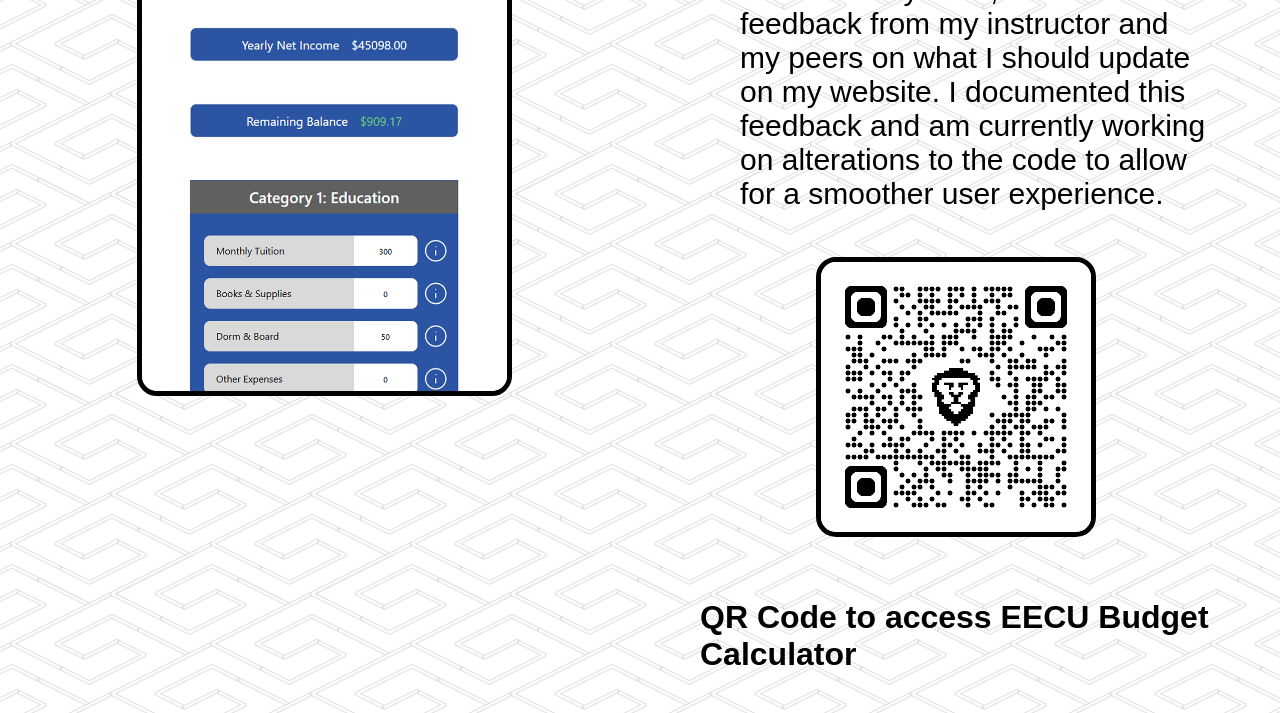
<file: eecu-calculator.html>
<!DOCTYPE html>
<html lang="en">

<head>
    <meta charset="UTF-8">
    <meta name="viewport" content="width=device-width, initial-scale=1.0">
    <title>EECU Budget Calculator</title>
    <link rel="stylesheet" href="styles.css">
    <link rel="icon" type="image/x-icon" href="Portfolio-Images/mvs-logo.png">
</head>

<body>
    <div class="circle"></div>
    <div class="circle"></div>
    <div class="circle"></div>
    <div class="circle"></div>
    <div class="circle"></div>
    <div class="circle"></div>
    <div class="circle"></div>

    <nav>
        <div class="navbar-container">
            <p>Mateo Siechert</p>
            <button class="navbar-toggle">
                <span class="bar"></span>
                <span class="bar"></span>
                <span class="bar"></span>
            </button>
            <ul class="navbar-menu">
                <li><a href="index.html">Home</a></li>
                <li><a href="about.html">About</a></li>
                <li><a href="projects.html">Projects</a></li>
                <li><a href="resume.html">Resume</a></li>
                <li><a href="contact.html">Contact</a></li>
            </ul>
        </div>
    </nav>


    <section id="eecu-project">

        <section class="eecu-left">
            <header>
                <h2>EECU Budget Calculator</h2>
                <p>Web Developer • UX Designer</p>
            </header>
            <section class="eecu-roles">
                <h2>My Role</h2>
                <p>Project Manager • Web Developer • UX Designer</p>
            </section>
        </section>

        <section>
            <section class=eecu-right>
                <img src="Portfolio-Images/EECU-Budget-Calculator-img-revised.png" alt="eecu-demo-image">
                <section class="eecu-team">
                    <h2>My Team</h2>
                    <p>Mateo Siechert & CART Colleagues</p>
                </section>
            </section>
        </section>
    </section>



    <article class="eecu-results-snapshot">
        <img src="Portfolio-Images/eecu-results-page.jpg" alt="eecu-results-demo-page">
        <p>Here is a snapshot of some of the pages you can access via desktop.</p>
    </article>

    <article class="languages-used">
        <p>Languages Used</p>
        <div>
        <img src="Portfolio-Images/logos/html5-logo.png" alt="html5-logo">
        <img src="Portfolio-Images/logos/css3-logo.png" alt="css3-logo">
        <img src="Portfolio-Images/logos/js-logo.png" alt="js-logo">
        </div>
    </article>


    <section id="eecu-info">
        <section>
            <article>
                <h2>Overview</h2>
                <p>This application allows a user to calculate their monthly expenses and find out if they are over
                    budget
                    or
                    under budget, depending on the career they select. Every career has a different net income, which is
                    the
                    fundamental reason this budget calculator was created.</p>
            </article>


            <article>
                <h2>Concepts Learned</h2>
                <ul>
                    <li>Cross-functional Team Leadership: A core portion of this project was to have my colleagues code
                        the
                        design that I provided to them, and coaching them from some being very skilled and others not
                        being
                        is a
                        core skill needed while working for a company.</li>

                    <li>Chart.js: To display a doughnut chart to the user in real time as they are inputting their
                        monthly
                        expenses, Chart.js is required to display this. It shows the different categories and updates
                        every
                        time
                        a user inputs any new input.</li>

                    <li>Fetch API: In order to show the list of careers a user may have, the fetch API is required to
                        bring
                        those careers from a dataset to the front-end of the webpage.</li>
                </ul>
            </article>

            <article>
                <h2>Problem Solutions</h2>
                <ul>
                    <li>The Problem: I struggled with how to use Chart.js with the code my peers had done previously,
                        which
                        was
                        a fundamental portion required for the client.</li>

                    <li>The Solution: I received assistance from a very intelligent individual who spent over an hour
                        finding a
                        solution to the problem</li>
                </ul>
            </article>
        </section>
        <img src="Portfolio-Images/eecu-results-mobile.png" alt="eecu-mobile-results-page">
    </section>

    <section id="eecu-info-2">
        <img class="eecu-mobile-image" src="Portfolio-Images/eecu-mobile-image.png" alt="eecu-mobile-image">
        <article>
            <h2>Habits of Mind</h2>
            <ul>
                <li>Persistence: Even when others were struggling to implement my design into a functional website, I
                    kept
                    pushing them to the best of their ability by coaching them on what to fix with their code.
                </li>
                <li>
                    Receiving Feedback: After I submitted my work, I received feedback from my instructor and my peers
                    on
                    what I should update on my website. I documented this feedback and am currently working on
                    alterations
                    to the code to allow for a smoother user experience.
                </li>
            </ul>
            <img src="Portfolio-Images/eecu-calculator-qr-code.png" alt="eecu-calculator-picture">
            <p>QR Code to access EECU Budget Calculator</p>
        </article>
    </section>

</body>
<script src="script.js"></script>

</html>
</file>
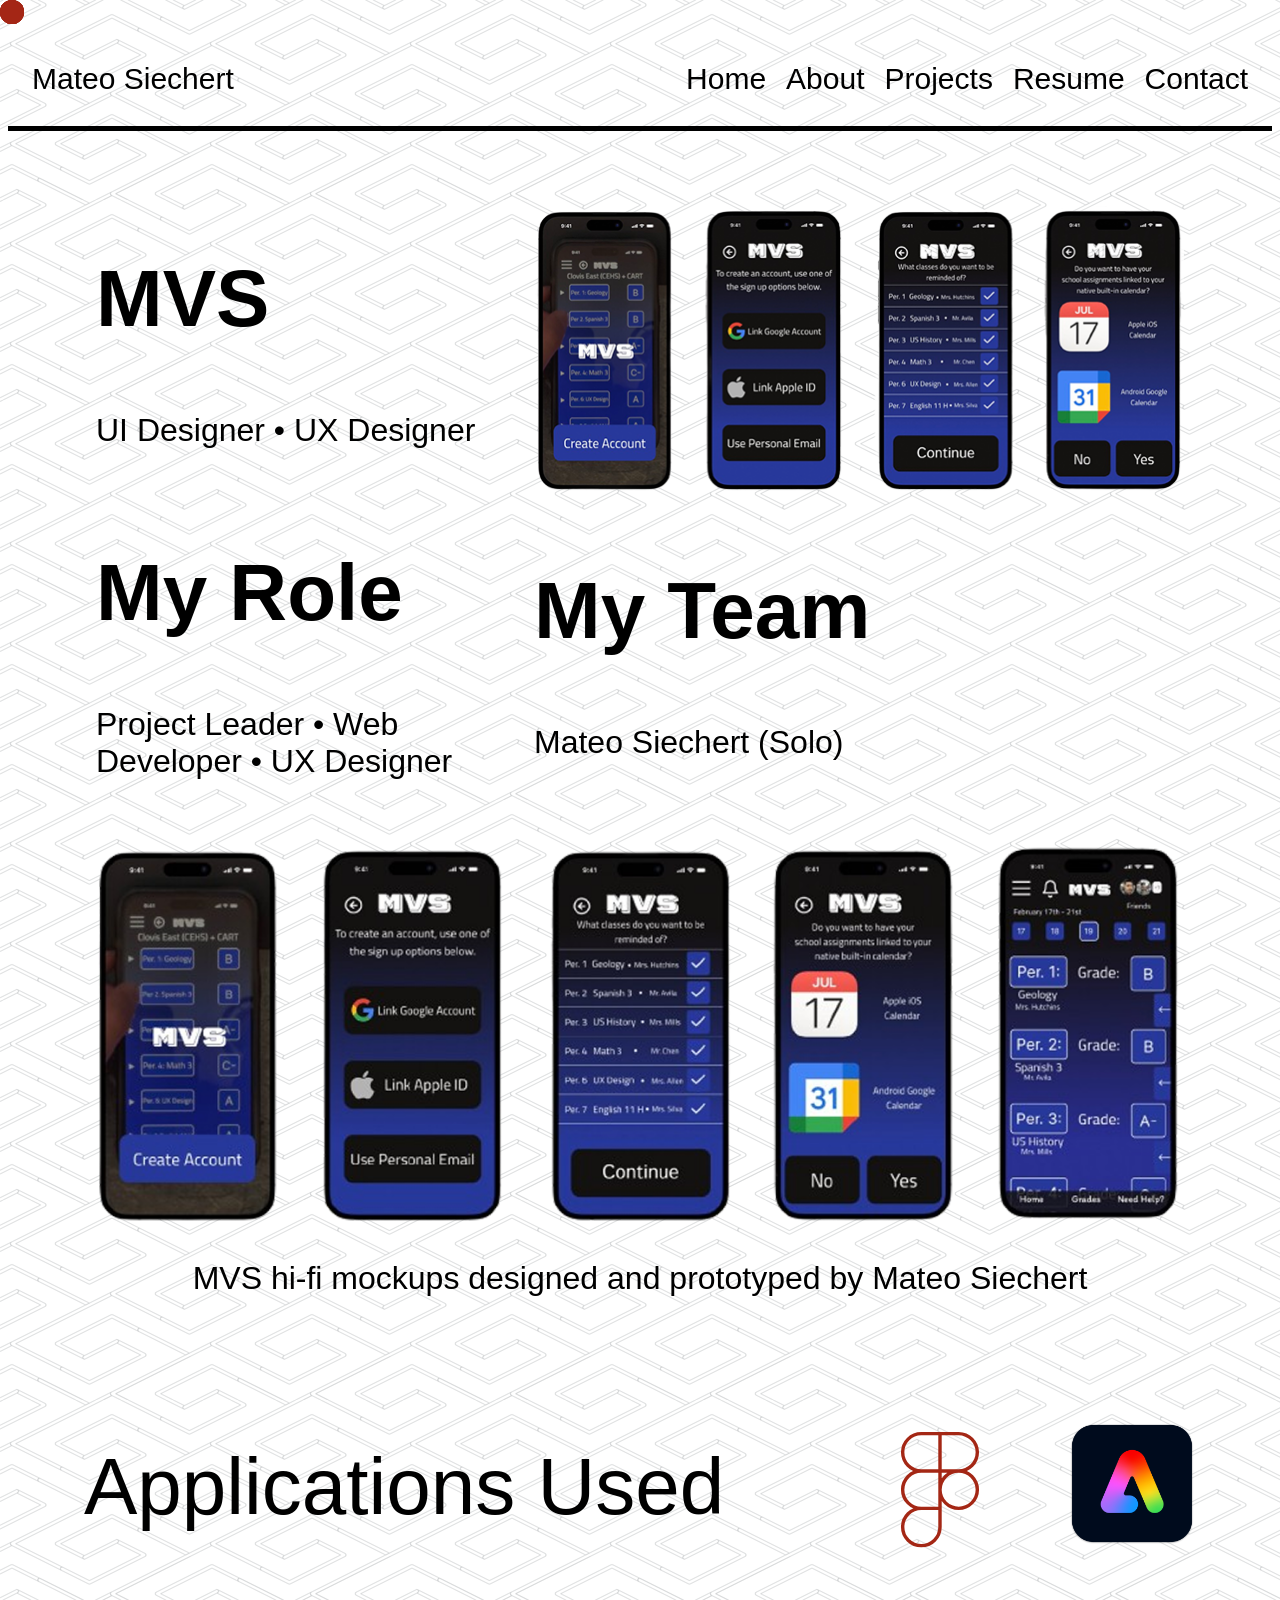
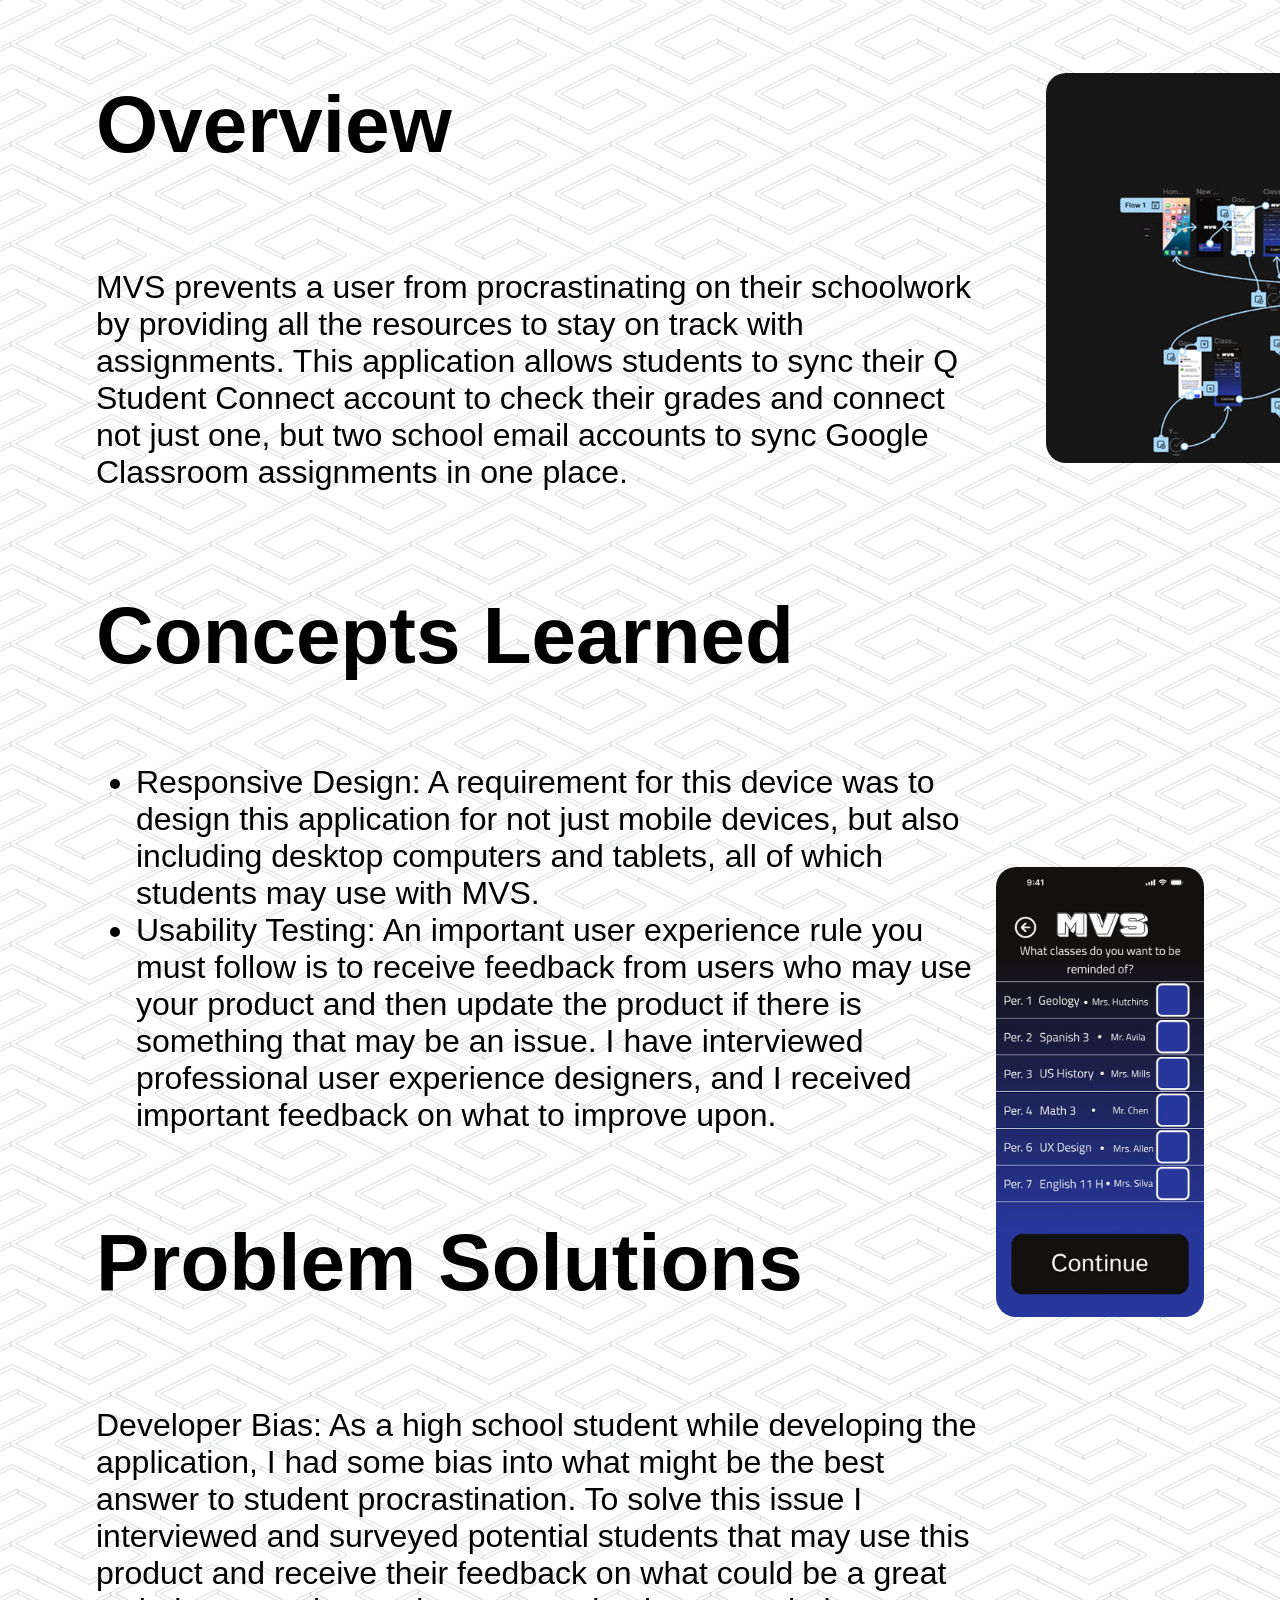
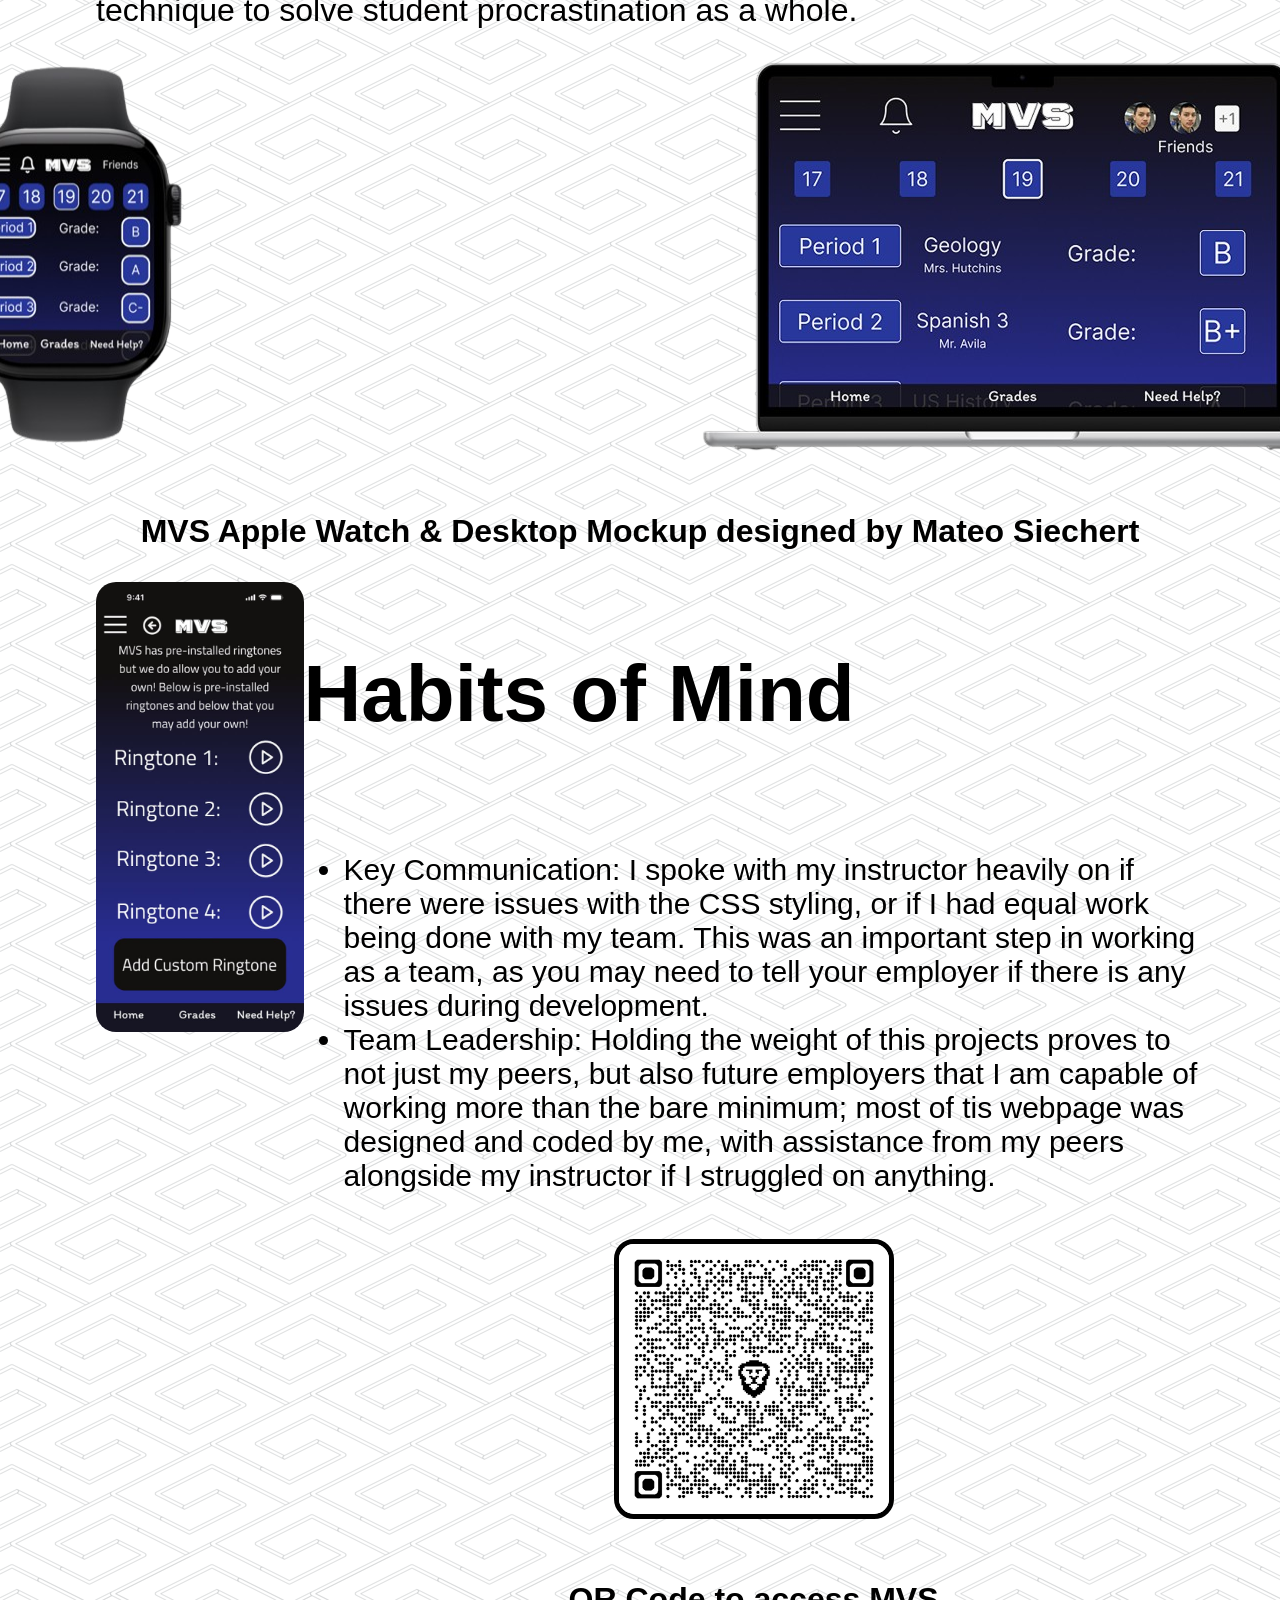
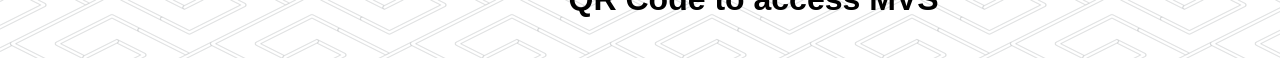
<file: mvs.html>
<!DOCTYPE html>
<html lang="en">

<head>
    <meta charset="UTF-8">
    <meta name="viewport" content="width=device-width, initial-scale=1.0">
    <title>MVS</title>
    <link rel="stylesheet" href="styles.css">
    <link rel="icon" type="image/x-icon" href="Portfolio-Images/mvs-logo.png">
</head>

<body>
    <div class="circle"></div>
    <div class="circle"></div>
    <div class="circle"></div>
    <div class="circle"></div>
    <div class="circle"></div>
    <div class="circle"></div>
    <div class="circle"></div>

    <nav>
        <div class="navbar-container">
            <p>Mateo Siechert</p>
            <button class="navbar-toggle">
                <span class="bar"></span>
                <span class="bar"></span>
                <span class="bar"></span>
            </button>
            <ul class="navbar-menu">
                <li><a href="index.html">Home</a></li>
                <li><a href="about.html">About</a></li>
                <li><a href="projects.html">Projects</a></li>
                <li><a href="resume.html">Resume</a></li>
                <li><a href="contact.html">Contact</a></li>
            </ul>
        </div>
    </nav>

    <section id="mvs-project">
        <section class="mvs-left">
            <header>
                <h2>MVS</h2>
                <p>UI Designer • UX Designer</p>
            </header>
            <section class="mvs-role">
                <h2>My Role</h2>
                <p>Project Leader • Web Developer • UX Designer</p>
            </section>
        </section>

        <section class="mvs-right">
            <section>
                <img src="Portfolio-Images/MVS-Mockup-Pictures.png" alt="mvs-mockup-snapshots">
                <h2>My Team</h2>
                <p>Mateo Siechert (Solo)</p>
            </section>
        </section>
    </section>

    <article class="mvs-snapshot">
        <img src="Portfolio-Images/MVS-mockups-transperant-bg-1.png" alt="MVS-mockup-collage">
        <p>MVS hi-fi mockups designed and prototyped by Mateo Siechert </p>
    </article>

    <article class="languages-used">
        <p>Applications Used</p>
        <div>
            <img src="Portfolio-Images/figma-logo.svg" alt="figma-logo">
            <img src="Portfolio-Images/adobe-firefly-logo.svg" alt="adobe-firefly-logo">
        </div>
    </article>

    <section id="mvs-overview">
        <article>
            <h2>Overview</h2>
            <p>MVS prevents a user from procrastinating on their schoolwork by providing all the resources to stay on
                track
                with assignments. This application allows students to sync their Q Student Connect account to check
                their
                grades and connect not just one, but two school email accounts to sync Google Classroom assignments in
                one
                place.
            </p>
        </article>
        <img src="Portfolio-Images/mvs-figma-snapshot.jpg" alt="mvs-figma-snapshot">
    </section>

    <section id="mvs-info-1">
        <section>
            <article>
                <h2>Concepts Learned</h2>
                <ul>
                    <li>Responsive Design: A requirement for this device was to design this application for not just
                        mobile
                        devices, but also including desktop computers and tablets, all of which students may use with
                        MVS.
                    </li>
                    <li>Usability Testing: An important user experience rule you must follow is to receive feedback from
                        users
                        who may use your product and then update the product if there is something that may be an issue.
                        I
                        have
                        interviewed professional user experience designers, and I received important feedback on what to
                        improve
                        upon.</li>
                </ul>
            </article>

            <article>
                <h2>Problem Solutions</h2>
                <p>Developer Bias: As a high school student while developing the application, I had some bias into what
                    might be
                    the best answer to student procrastination. To solve this issue I interviewed and surveyed potential
                    students that may use this product and receive their feedback on what could be a great technique to
                    solve
                    student procrastination as a whole.</p>
            </article>
        </section>
        <img src="Portfolio-Images/mvs-classs-section.jpg" alt="mvs-class-section-mobile-snapshot">
    </section>

    <article id="mvs-other-device-mockups">
        <section>
            <img src="Portfolio-Images/apple-watch-mvs-mockup.png" alt="apple-watch-mockup">
            <img src="Portfolio-Images/desktop-mvs-mockup.png" alt="desktop-mockup">
        </section>
        <p>MVS Apple Watch & Desktop Mockup designed by Mateo Siechert</p>
    </article>


    <section id="mvs-info-2">
        <img src="Portfolio-Images/mvs-notification-settings-snapshot.jpg"
            alt="mvs-notifcation-settings-snapshot-mobile">
        <article>
            <h2>Habits of Mind</h2>
            <ul>
                <li>Key Communication: I spoke with my instructor heavily on if there were issues with the CSS styling,
                    or
                    if I had equal work being done with my team. This was an important step in working as a team, as you
                    may
                    need to tell your employer if there is any issues during development.</li>
                <li>Team Leadership: Holding the weight of this projects proves to not just my peers, but also future
                    employers that I am capable of working more than the bare minimum; most of tis webpage was designed
                    and
                    coded by me, with assistance from my peers alongside my instructor if I struggled on anything.</li>
            </ul>
            <img src="Portfolio-Images/mvs-qr-code.png" alt="mvs-qr-code-image">
            <p>QR Code to access MVS</p>
        </article>
    </section>

</body>

<script src="script.js"></script>

</html>
</file>
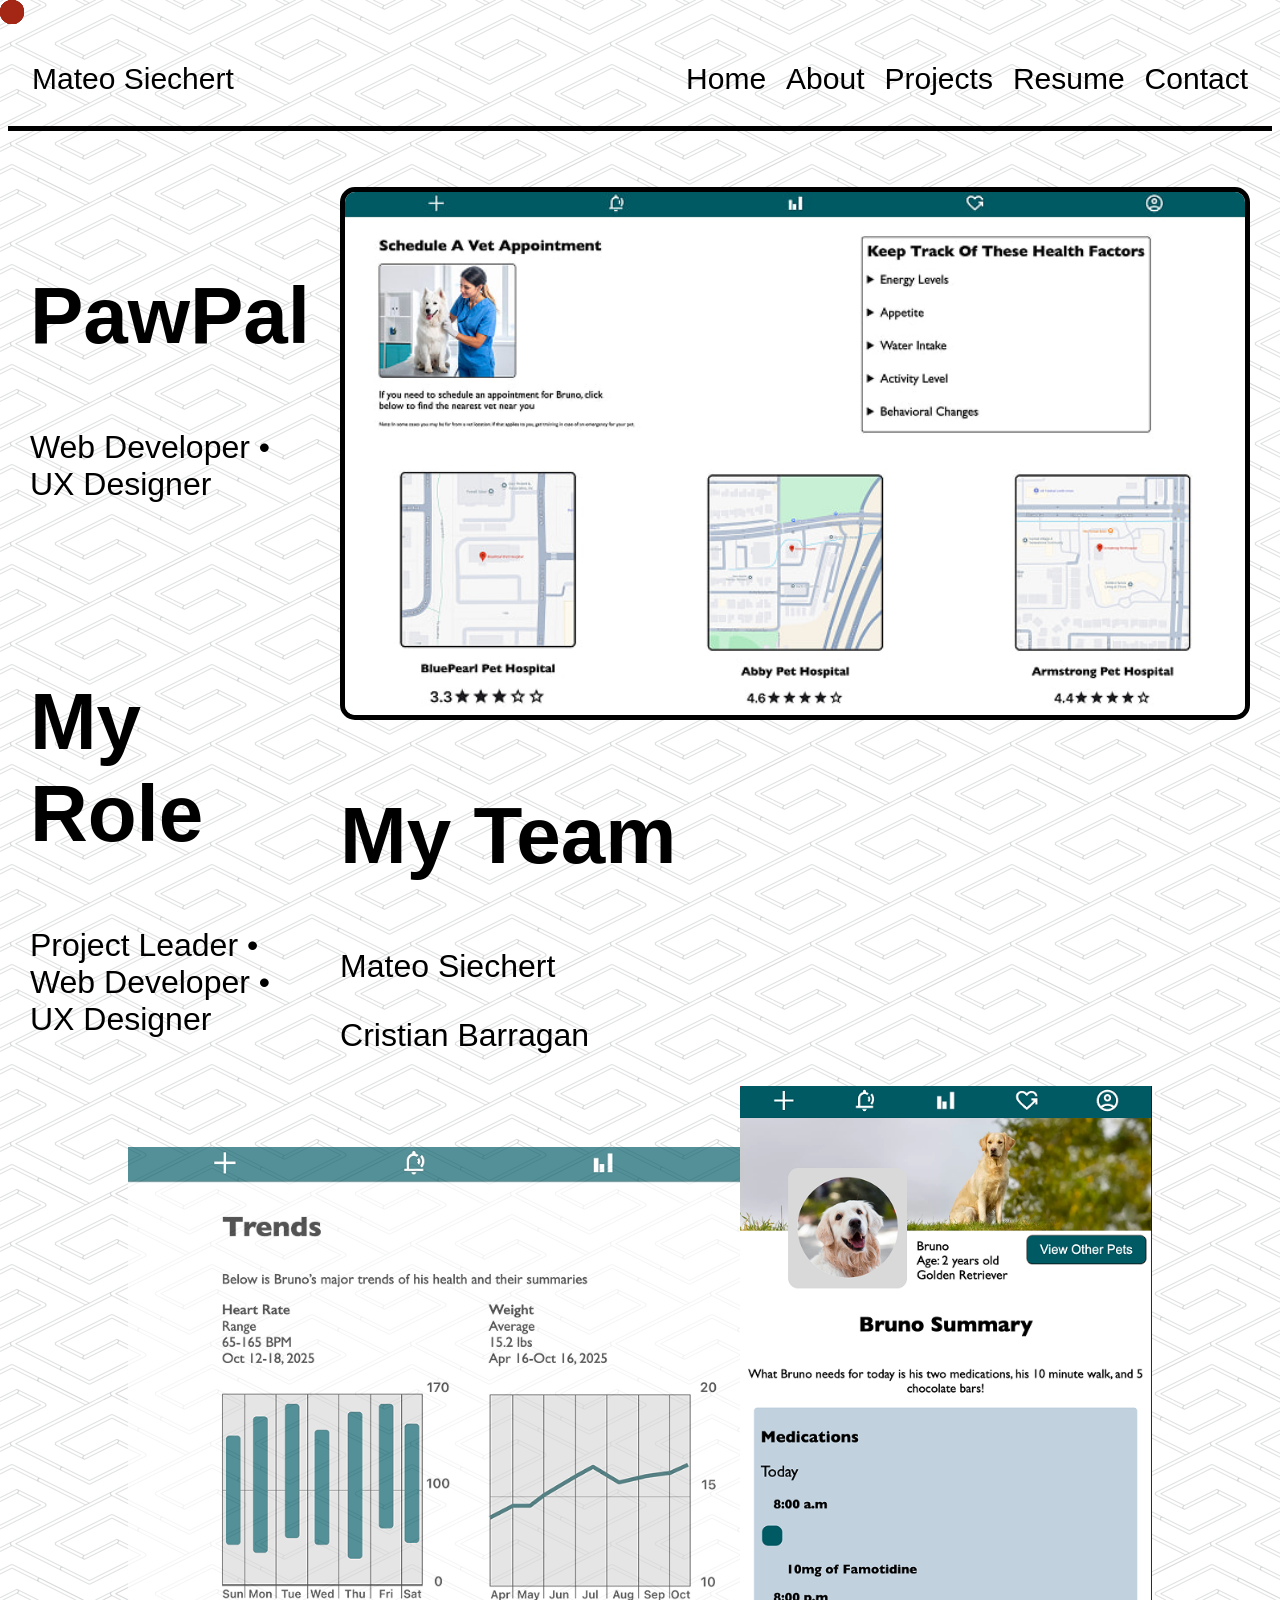
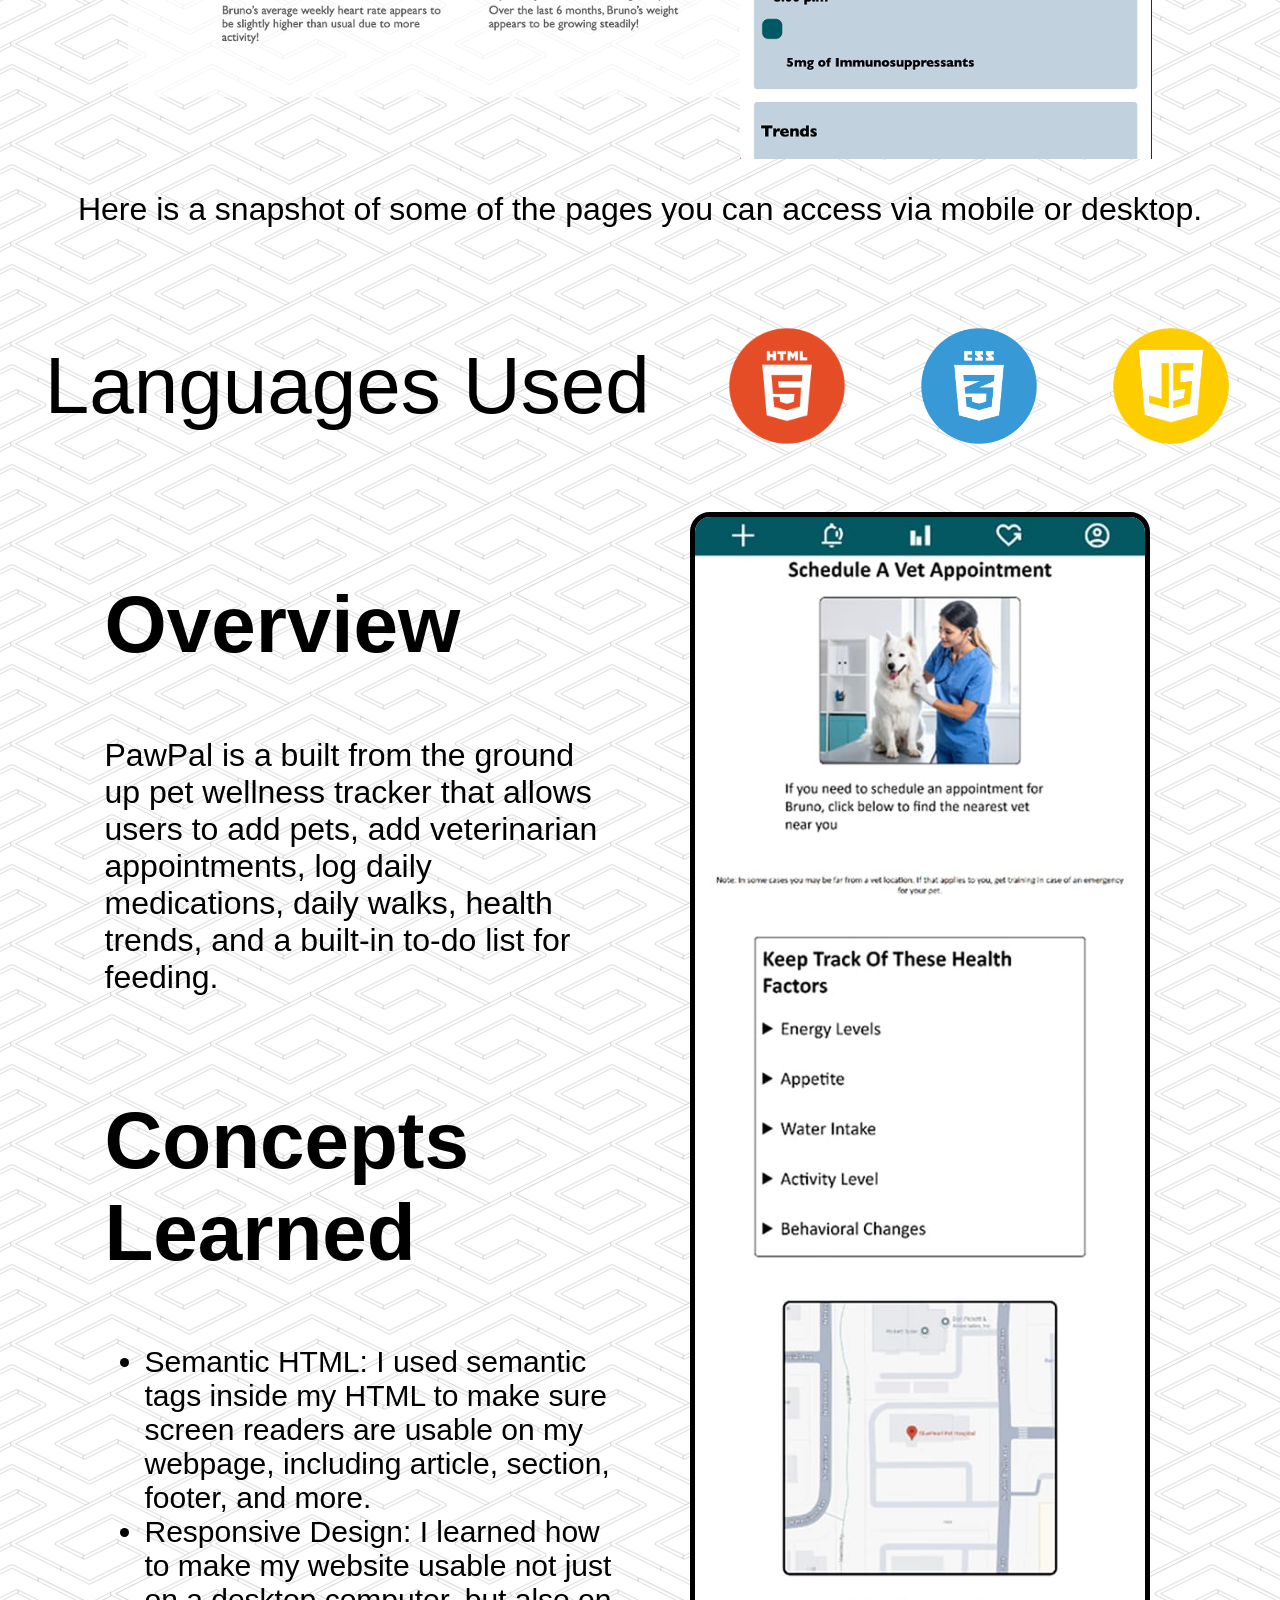
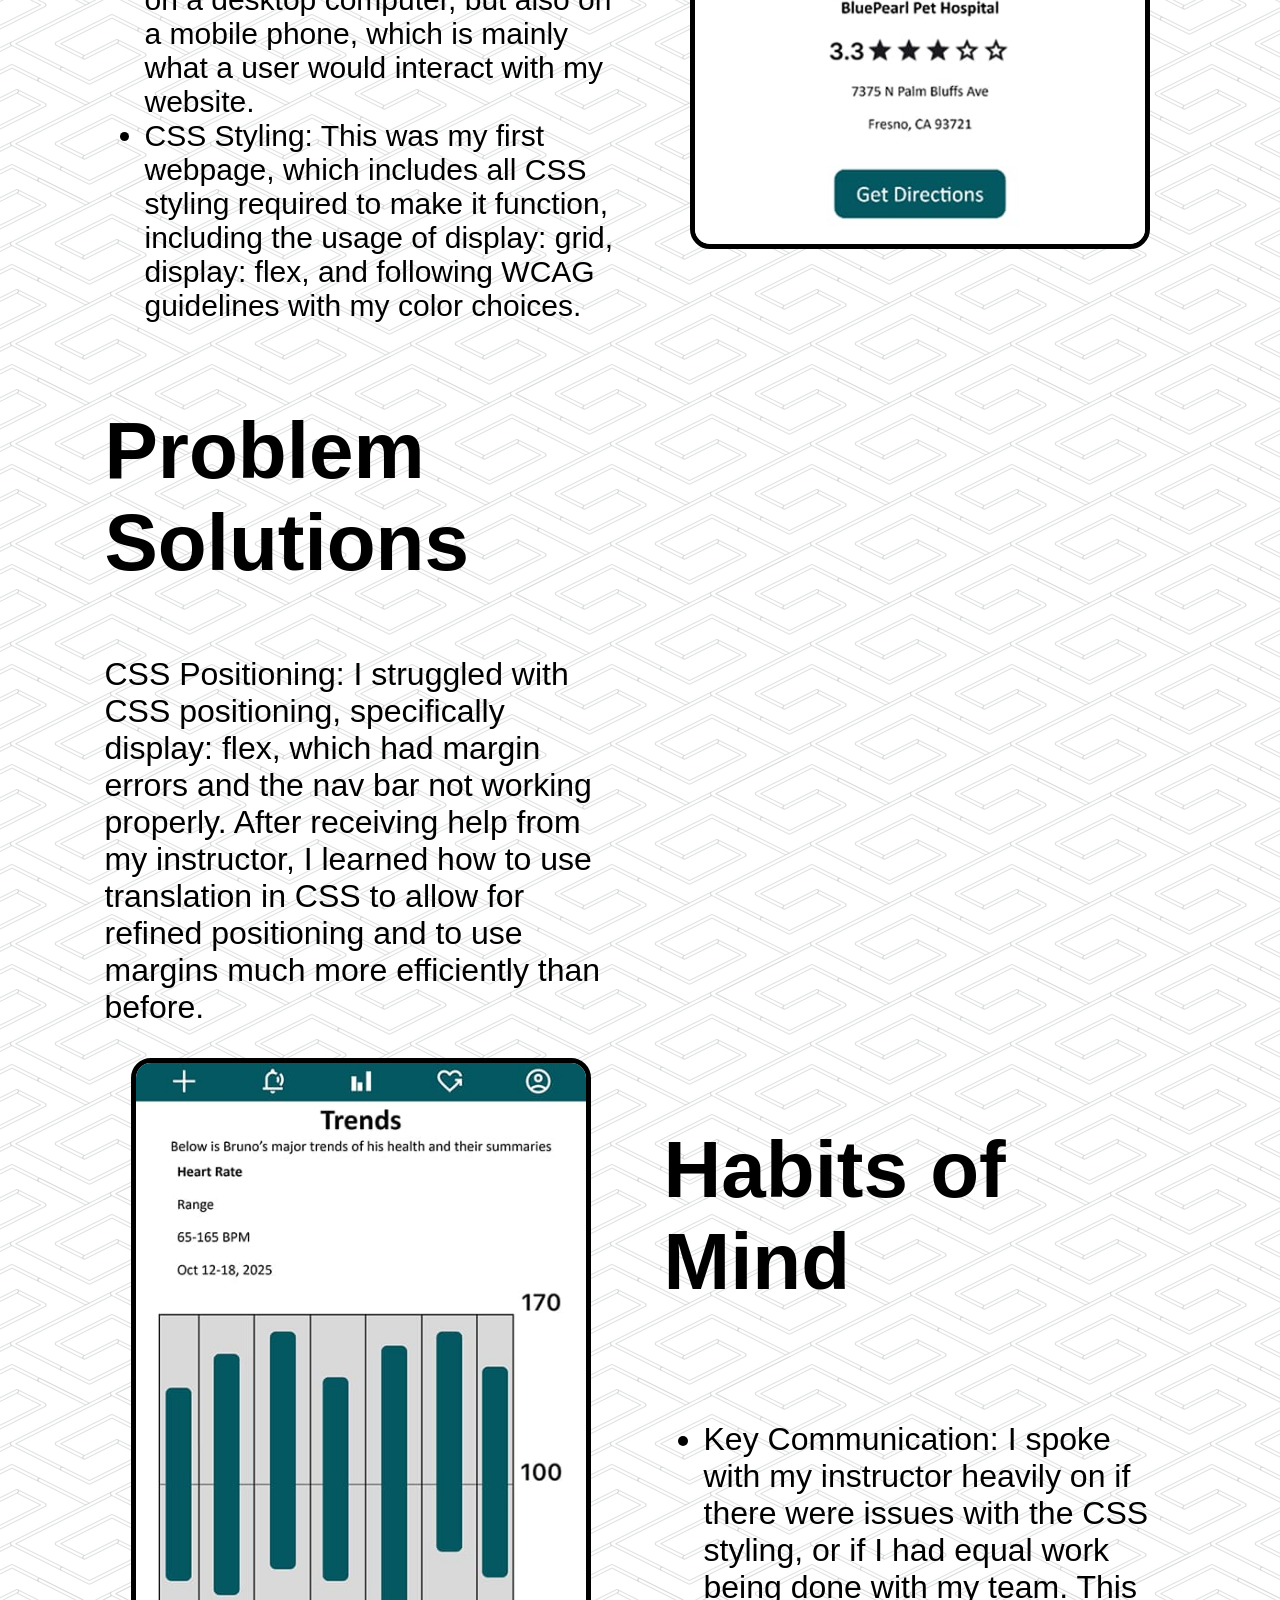
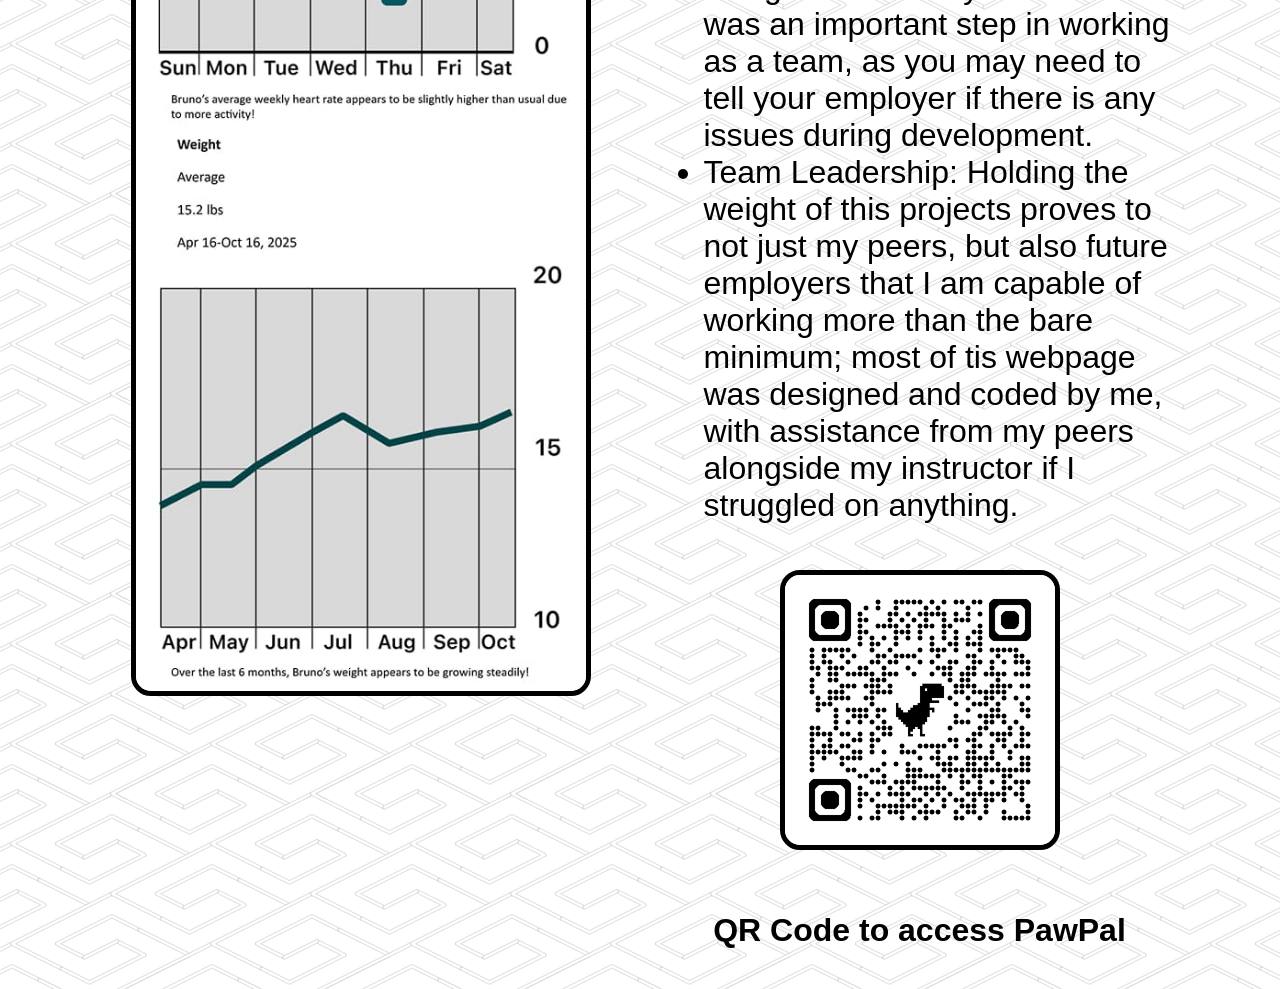
<file: pawpal.html>
<!DOCTYPE html>
<html lang="en">

<head>
    <meta charset="UTF-8">
    <meta name="viewport" content="width=device-width, initial-scale=1.0">
    <title>PawPal</title>
    <link rel="stylesheet" href="styles.css">
    <link rel="icon" type="image/x-icon" href="Portfolio-Images/mvs-logo.png">
</head>

<body>
    <div class="circle"></div>
    <div class="circle"></div>
    <div class="circle"></div>
    <div class="circle"></div>
    <div class="circle"></div>
    <div class="circle"></div>
    <div class="circle"></div>

    <nav>
        <div class="navbar-container">
            <p>Mateo Siechert</p>
            <button class="navbar-toggle">
                <span class="bar"></span>
                <span class="bar"></span>
                <span class="bar"></span>
            </button>
            <ul class="navbar-menu">
                <li><a href="index.html">Home</a></li>
                <li><a href="about.html">About</a></li>
                <li><a href="projects.html">Projects</a></li>
                <li><a href="resume.html">Resume</a></li>
                <li><a href="contact.html">Contact</a></li>
            </ul>
        </div>
    </nav>

    <section id="pawpal-project">
        <section class="pawpal-left">
            <header>
                <h2>PawPal</h2>
                <p>Web Developer • UX Designer</p>
            </header>
            <section class="pawpal-roles">
                <h2>My Role</h2>
                <p>Project Leader • Web Developer • UX Designer</p>
            </section>
        </section>

        <section class="pawpal-subheading">
            <section>
                <img src="Portfolio-Images/PawPal-Vet-Page.jpg" alt="pawpal-vet-snapshot">
                <h2>My Team</h2>
                <p>Mateo Siechert</p>
                <p>Cristian Barragan</p>
            </section>
        </section>
    </section>

    <article class="pawpal-imagery">
        <img src="Portfolio-Images/image-collage.png" alt="pawpal-image-collage-photos">
        <p>Here is a snapshot of some of the pages you can access via mobile or desktop.</p>
    </article>

    <article class="languages-used">
        <p>Languages Used</p>
        <div>
            <img src="Portfolio-Images/logos/html5-logo.png" alt="html5-logo">
            <img src="Portfolio-Images/logos/css3-logo.png" alt="css3-logo">
            <img src="Portfolio-Images/logos/js-logo.png" alt="js-logo">
        </div>
    </article>


    <section id="pawpal-info">
        <section>
            <article>
                <h2>Overview</h2>
                <p>PawPal is a built from the ground up pet wellness tracker that allows users to add pets,
                    add veterinarian appointments, log daily medications, daily walks, health trends,
                    and a built-in to-do list for feeding.</p>
            </article>

            <article>
                <h2>Concepts Learned</h2>
                <ul>
                    <li>Semantic HTML: I used semantic tags inside my HTML to make sure screen readers are usable on my
                        webpage,
                        including article, section, footer, and more.</li>
                    <li>Responsive Design: I learned how to make my website usable not just on a desktop computer, but
                        also
                        on a
                        mobile phone, which is mainly what a user would interact with my website.</li>
                    <li>CSS Styling: This was my first webpage, which includes all CSS styling required to make it
                        function,
                        including the usage of display: grid, display: flex, and following WCAG guidelines with my color
                        choices.</li>
                </ul>
            </article>

            <article>
                <h2>Problem Solutions</h2>
                <p>CSS Positioning: I struggled with CSS positioning, specifically display: flex, which had margin
                    errors
                    and
                    the nav bar not working properly. After receiving help from my instructor, I learned how to use
                    translation
                    in CSS to allow for refined positioning and to use margins much more efficiently than before.</p>
            </article>
        </section>
        <img src="Portfolio-Images/pawpal-mobile-image1.jpg" alt="pawpal-scrolled-imagery">
    </section>

    <section id="pawpal-info-2">
        <img src="Portfolio-Images/pawpal-health-trends-page.jpg" alt="pawpal-health-trends-mobile-page">
        <article>
            <h2>Habits of Mind</h2>
            <ul>
                <li>Key Communication: I spoke with my instructor heavily on if there were issues with the CSS
                    styling,
                    or
                    if I had equal work being done with my team. This was an important step in working as a team, as
                    you
                    may
                    need to tell your employer if there is any issues during development.</li>

                <li>Team Leadership: Holding the weight of this projects proves to not just my peers, but also
                    future
                    employers that I am capable of working more than the bare minimum; most of tis webpage was
                    designed
                    and
                    coded by me, with assistance from my peers alongside my instructor if I struggled on anything.
                </li>
            </ul>
            <img src="Portfolio-Images/pawpal-qr-code.png" alt="qr-code-to-access-pawpal-demo">
            <p>QR Code to access PawPal</p>
        </article>
    </section>

</body>
<script src="script.js"></script>

</html>
</file>
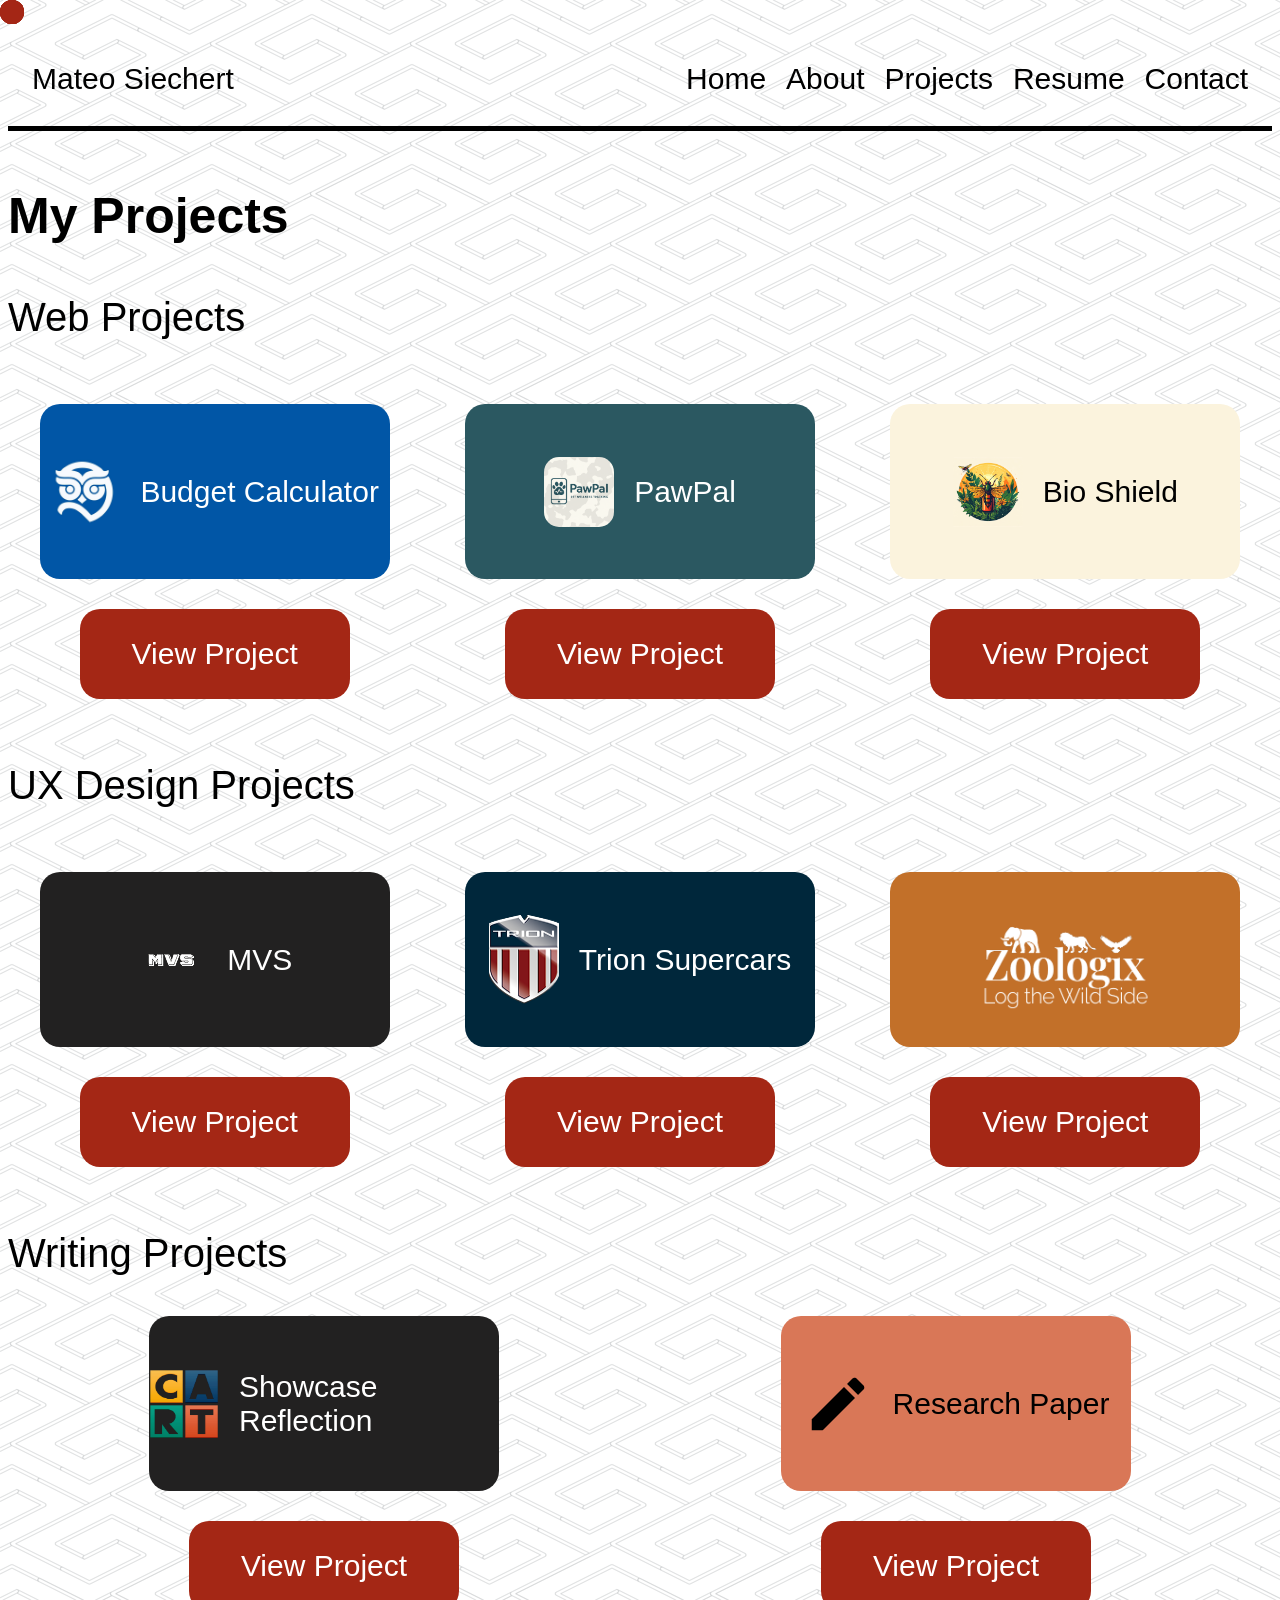
<file: projects.html>
<!DOCTYPE html>
<html lang="en">

<head>
    <meta charset="UTF-8">
    <meta name="viewport" content="width=device-width, initial-scale=1.0">
    <title>Mateo's Projects</title>
    <link rel="stylesheet" href="styles.css">
    <link rel="icon" type="image/x-icon" href="Portfolio-Images/mvs-logo.png">
</head>

<body>
    <div class="circle"></div>
    <div class="circle"></div>
    <div class="circle"></div>
    <div class="circle"></div>
    <div class="circle"></div>
    <div class="circle"></div>
    <div class="circle"></div>

    <nav>
        <div class="navbar-container">
            <p>Mateo Siechert</p>
            <button class="navbar-toggle">
                <span class="bar"></span>
                <span class="bar"></span>
                <span class="bar"></span>
            </button>
            <ul class="navbar-menu">
                <li><a href="index.html">Home</a></li>
                <li><a href="about.html">About</a></li>
                <li><a href="projects.html">Projects</a></li>
                <li><a href="resume.html">Resume</a></li>
                <li><a href="contact.html">Contact</a></li>
            </ul>
        </div>
    </nav>

    <header>
        <h3 id="projects">My Projects</h3>
    </header>

    <p id="project-p">Web Projects</p>

    <section class="web-projects">
        <section id="project-listing">
            <section id="EECU">
                <img style="width:70px; height:70px;" src="Portfolio-Images/EECU logo.jpg">
                <p>Budget Calculator</p>
            </section>
            <a class="project-button" href="eecu-calculator.html">View Project</a>
        </section>

        <section id="project-listing">
            <section id="PawPal">
                <img style="width:70px; height:70px;" src="Portfolio-Images/pawpal-logo.png">
                <p>PawPal</p>
            </section>
            <a class="project-button" href="pawpal.html">View Project</a>
        </section>

        <section id="project-listing">
            <section id="BioShield">
                <img style="width:70px; height:70px;" src="Portfolio-Images/bio shield logo 1.png">
                <p>Bio Shield</p>
            </section>
            <a class="project-button" href="bio-shield.html">View Project</a>
        </section>
    </section>

    <p id="project-p">UX Design Projects</p>

    <section class="ux-projects">
        <section id="project-listing">
            <section id="MVS">
                <img style="width:70px; height:70px;" src="Portfolio-Images/MVS (UX app) logo.png">
                <p>MVS</p>
            </section>
            <a class="project-button" href="mvs.html">View Project</a>
        </section>

        <section id="project-listing">
            <section id="trion">
                <img style="width:70px; height: 93px;" src="Portfolio-Images/Trion Logo.png">
                <p>Trion Supercars</p>
            </section>
            <a class="project-button" href="trion.html">View Project</a>
        </section>

        <section id="project-listing">
            <section id="zoologix">
                <img style="width:217.5px; height:105px;" src="Portfolio-Images/zoologix-logo.png">
            </section>
            <a class="project-button" href="zoologix.html">View Project</a>
        </section>
    </section>

    <p id="project-p">Writing Projects</p>

    <section class="writing-projects">

        <section id="project-listing">
            <section id="showcase-reflection">
                <img style="width:70px; height:70px;" src="Portfolio-Images/CART-logo.png">
                <p>Showcase Reflection</p>
            </section>
            <a class="project-button" href="showcase-reflection.html">View Project</a>
        </section>

        <section id="project-listing">
            <section id="ai-essay">
                <img style="width:70px; height: 70px;" src="Portfolio-Images/essay-ai-pencil.png">
                <p>Research Paper</p>
            </section>
            <a class="project-button" href="reasearch-paper.html">View Project</a>
        </section>
    </section>

</body>
<script src="script.js"></script>
</html>
</file>
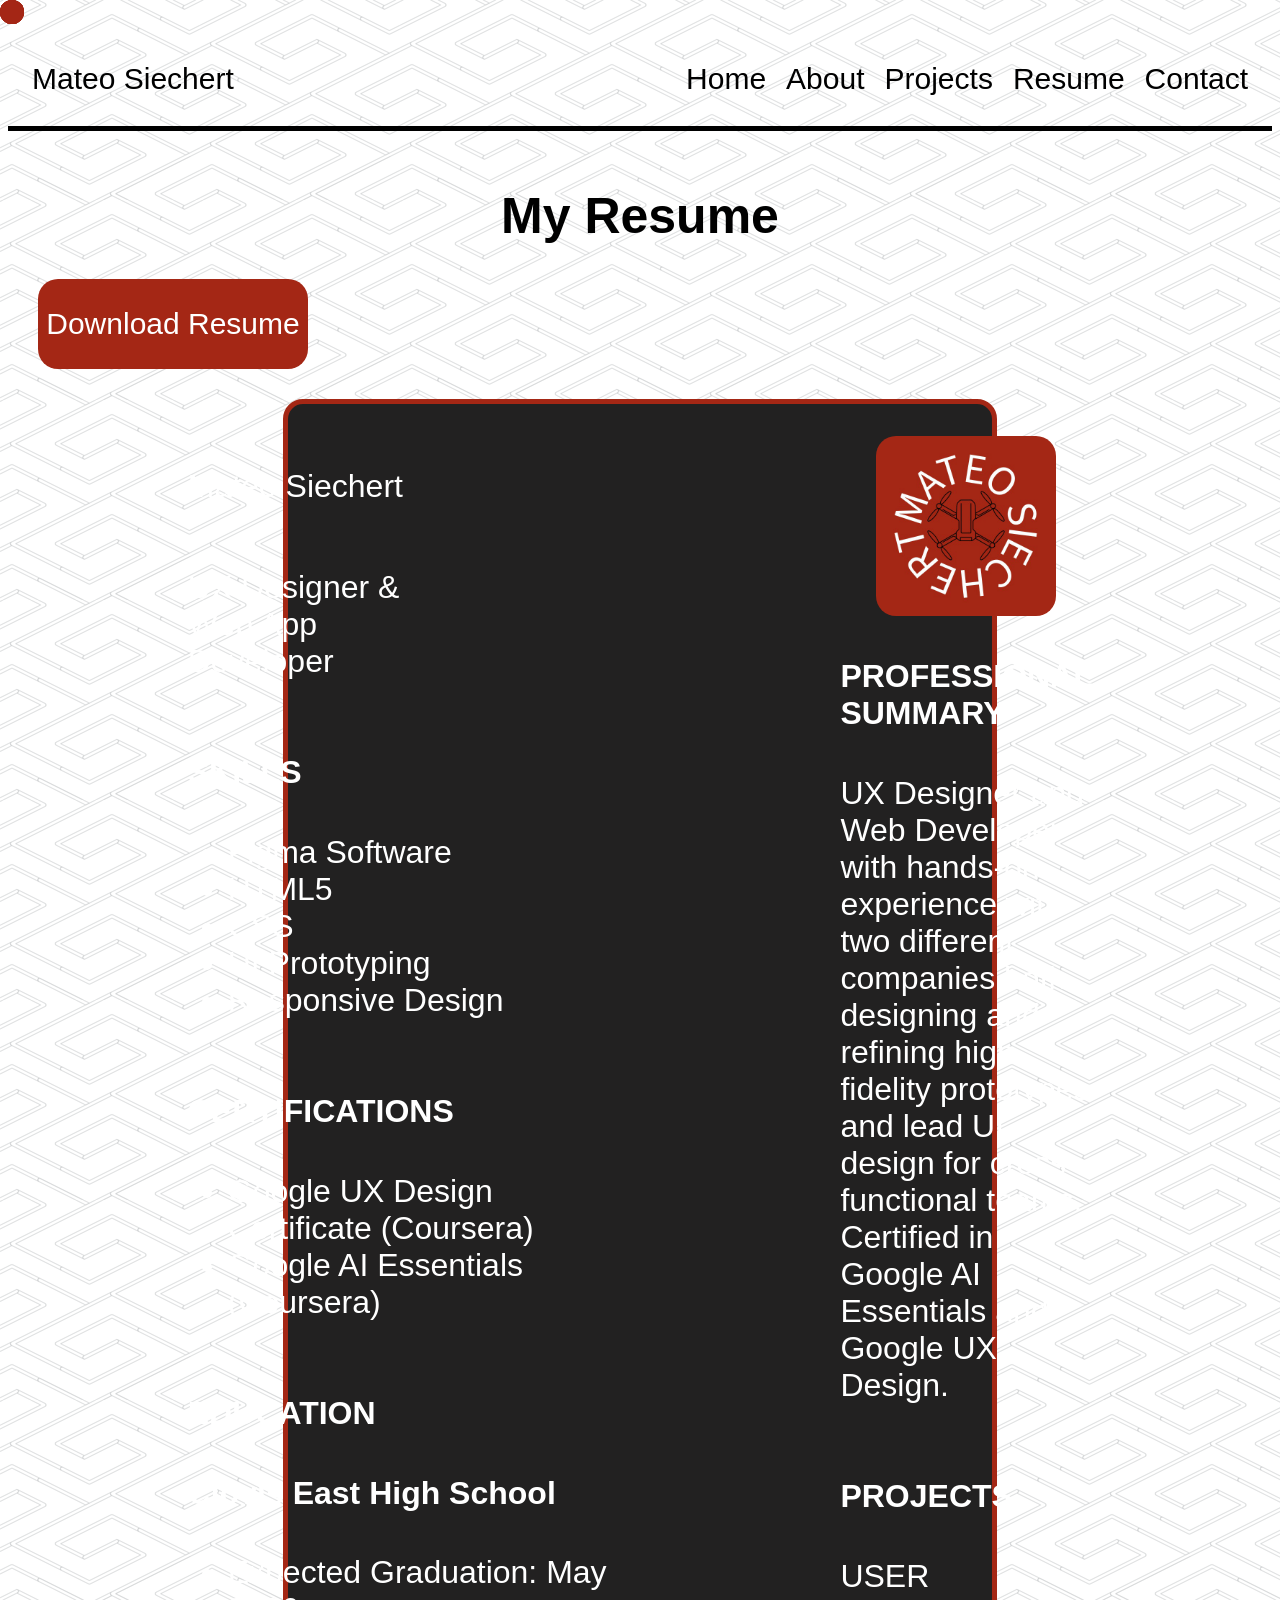
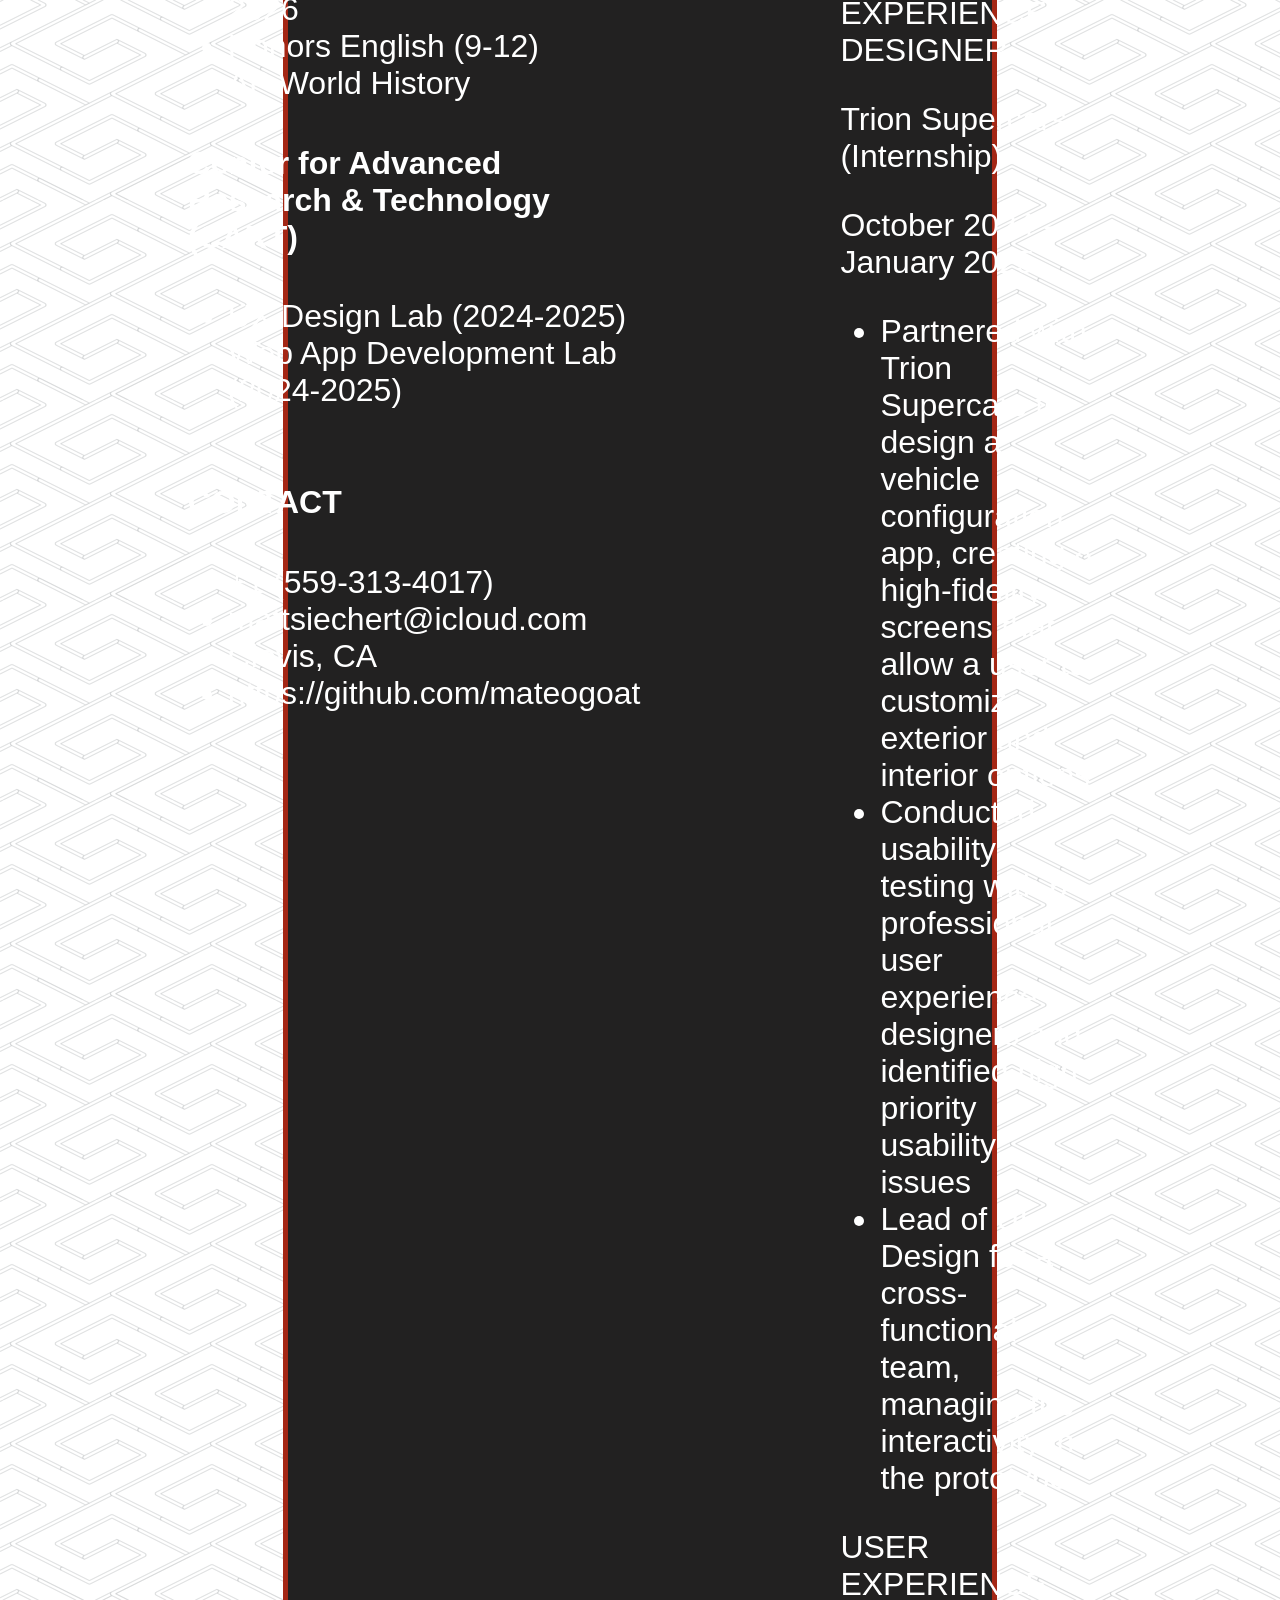
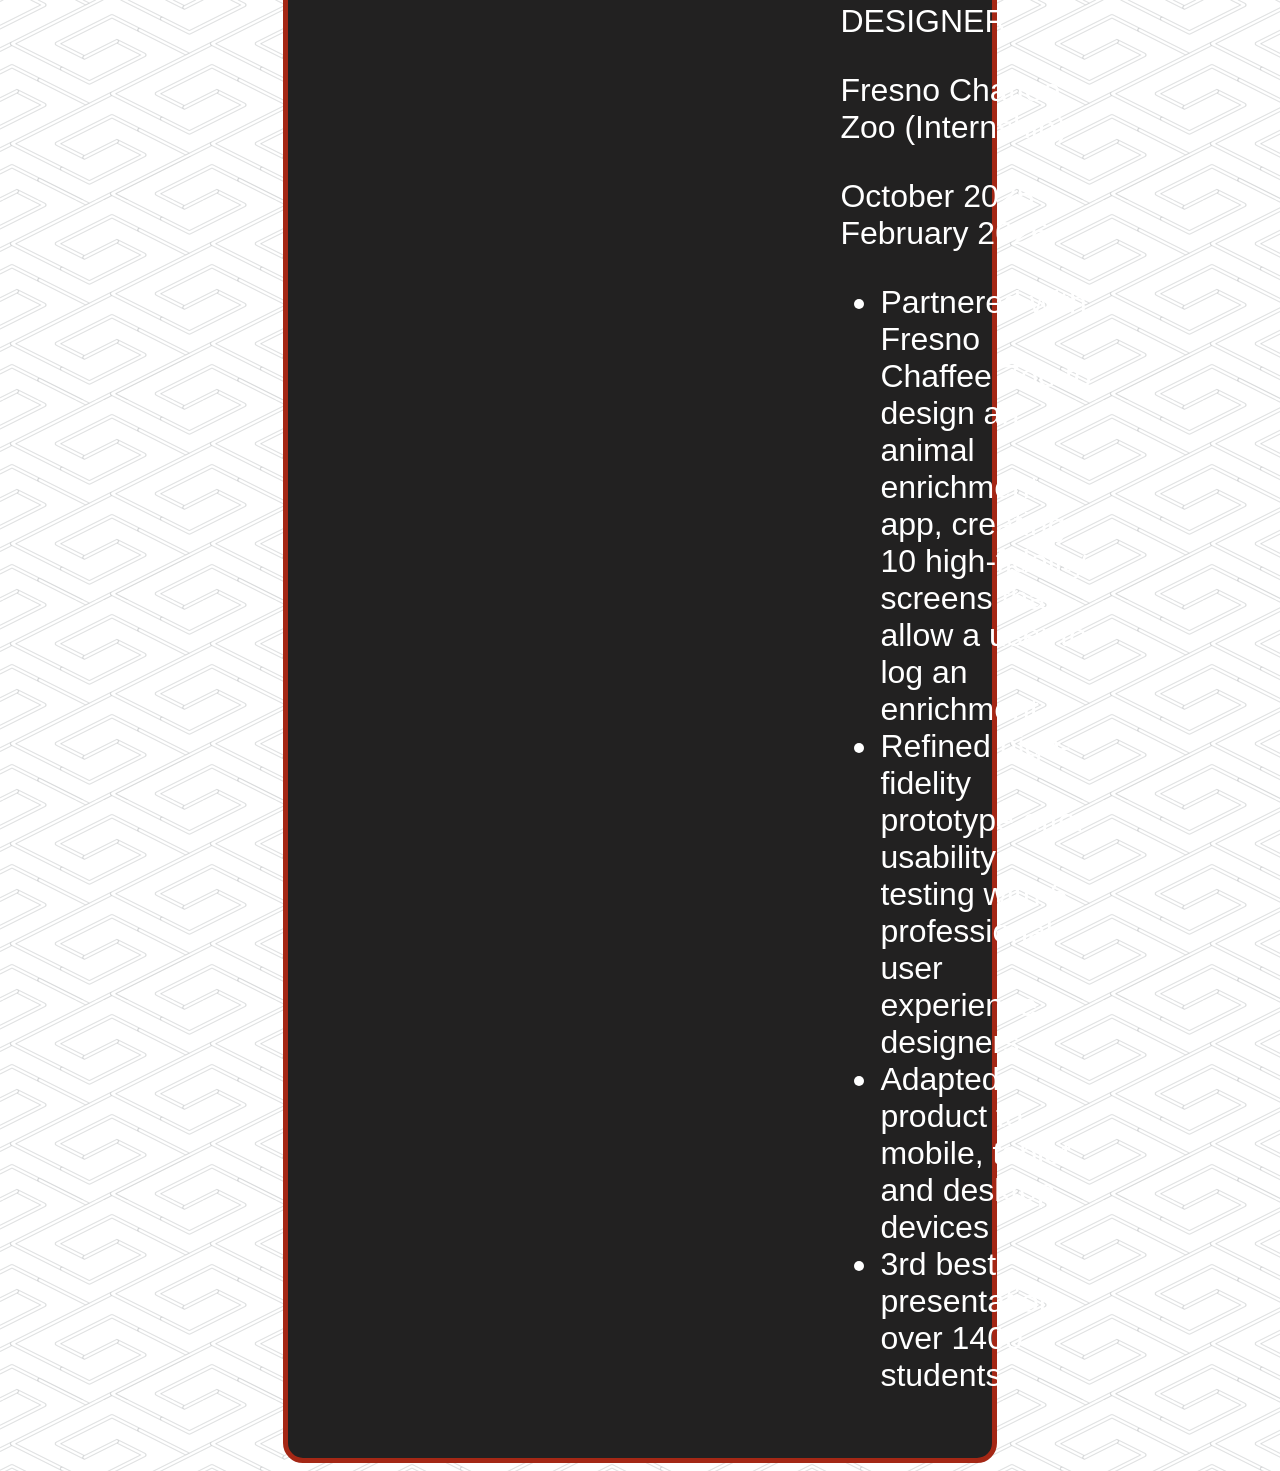
<file: resume.html>
<!DOCTYPE html>
<html lang="en">

<head>
    <meta charset="UTF-8">
    <meta name="viewport" content="width=device-width, initial-scale=1.0">
    <title>Mateo's Resume</title>
    <link rel="stylesheet" href="styles.css">
    <link rel="icon" type="image/x-icon" href="Portfolio-Images/mvs-logo.png">
</head>

<body>
    <div class="circle"></div>
    <div class="circle"></div>
    <div class="circle"></div>
    <div class="circle"></div>
    <div class="circle"></div>
    <div class="circle"></div>
    <div class="circle"></div>

    <nav>
        <div class="navbar-container">
            <p>Mateo Siechert</p>
            <button class="navbar-toggle">
                <span class="bar"></span>
                <span class="bar"></span>
                <span class="bar"></span>
            </button>
            <ul class="navbar-menu">
                <li><a href="index.html">Home</a></li>
                <li><a href="about.html">About</a></li>
                <li><a href="projects.html">Projects</a></li>
                <li><a href="resume.html">Resume</a></li>
                <li><a href="contact.html">Contact</a></li>
            </ul>
        </div>
    </nav>

    <h1 id="resume-title">My Resume</h1>

    <section id="resume-download">
        <a href="https://drive.google.com/file/d/1SqP8HqYGspvO5s7SCeh1L7NUXQwmD66I/view?usp=sharing">Download Resume</a>
    </section>

    <section id="resume">

        <section class="resume-info">

            <section id="resume-left">

                <header id="resume-header">
                    <section id="header-info">
                        <p>Mateo Siechert</p>
                        <p>UX Designer & Web App Developer</p>
                    </section>
                </header>

                <article id="skills">
                    <h4>SKILLS</h4>
                    <ul>
                        <li>Figma Software</li>
                        <li>HTML5</li>
                        <li>CSS</li>
                        <li>UI Prototyping</li>
                        <li>Responsive Design</li>
                    </ul>
                </article>

                <article id="certifications">
                    <h4>CERTIFICATIONS</h4>
                    <ul>
                        <li>Google UX Design Certificate (Coursera)</li>
                        <li>Google AI Essentials (Coursera)</li>
                    </ul>
                </article>

                <article id="education">
                    <h4>EDUCATION</h4>
                    <section id="clovis-east">
                        <h4>Clovis East High School</h4>
                        <ul>
                            <li>Expected Graduation: May 2026</li>
                            <li>Honors English (9-12)</li>
                            <li>AP World History</li>
                        </ul>
                    </section>

                    <section id="cart">
                        <h4>Center for Advanced Research & Technology (CART)</h4>
                        <ul>
                            <li>UX Design Lab (2024-2025)</li>
                            <li>Web App Development Lab (2024-2025)</li>
                        </ul>
                    </section>
                </article>

                <article id="contact">
                    <h4>CONTACT</h4>
                    <ul>
                        <li>+1 (559-313-4017)</li>
                        <li>mattsiechert@icloud.com</li>
                        <li>Clovis, CA</li>
                        <!--<li>https://www.linkedin.com/in/mateosiechert</li>-->
                        <li>https://github.com/mateogoat</li>
                    </ul>
                </article>
            </section>

            <section id="resume-right">

                <img src="Portfolio-Images/mvs-logo.png" id="resume-logo" alt="resume-logo">
                <article id="professional-summary">
                    <h4>PROFESSIONAL SUMMARY</h4>
                    <p>UX Designer and Web Developer with hands-on experience with two different companies both
                        designing
                        and
                        refining high-fidelity prototypes and lead UI design for cross-functional teams. Certified in
                        Google
                        AI
                        Essentials and Google UX Design.</p>
                </article>

                <article id="project">
                    <h4>PROJECTS</h4>
                    <section id="trion-resume">
                        <p>USER EXPERIENCE DESIGNER</p>
                        <p>Trion Supercars (Internship)</p>
                        <p>October 2024 - January 2025</p>
                        <ul>
                            <li>Partnered with Trion Supercars to design a vehicle configuration app, creating 8
                                high-fidelity
                                screens that allow a user to customize exterior and interior options
                            </li>
                            <li>Conducted usability testing with 6 professional user experience designers and identified
                                high-priority usability issues
                            </li>
                            <li>Lead of UI Design for a cross-functional team, managing the interactivity in the
                                prototype
                            </li>
                        </ul>
                    </section>

                    <section id="zoo-resume">
                        <p>USER EXPERIENCE DESIGNER</p>
                        <p>Fresno Chaffee Zoo (Internship)</p>
                        <p>October 2025 - February 2026</p>
                        <ul>
                            <li>Partnered with Fresno Chaffee Zoo to design an animal enrichment app, creating 10
                                high-fidelity
                                screens that allow a user to log an enrichment
                            </li>
                            <li>Refined high-fidelity prototype after usability testing with 6 professional user
                                experience
                                designers
                            </li>
                            <li>
                                Adapted product to mobile, tablet, and desktop devices
                            </li>
                            <li>3rd best presentation over 1400 students</li>
                        </ul>
                    </section>
                </article>
            </section>
        </section>
    </section>
</body>
<script src="script.js"></script>

</html>
</file>
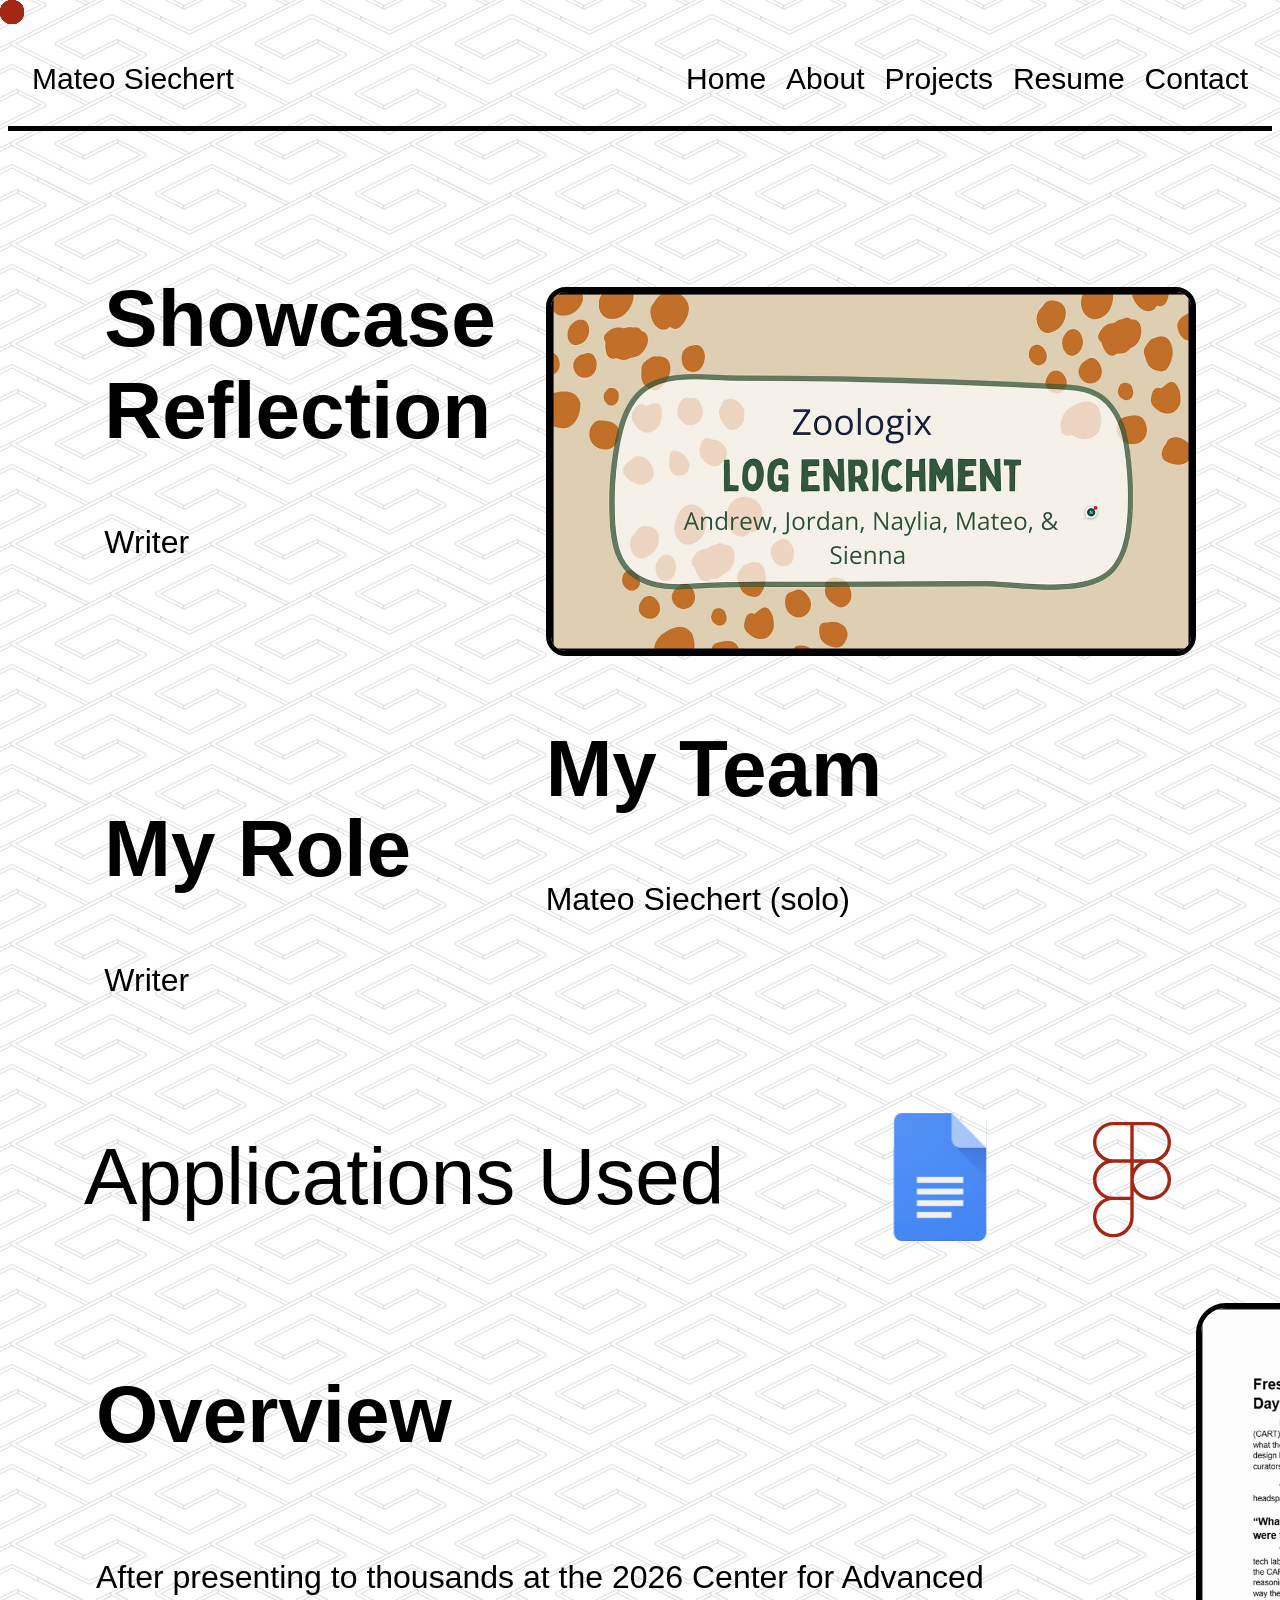
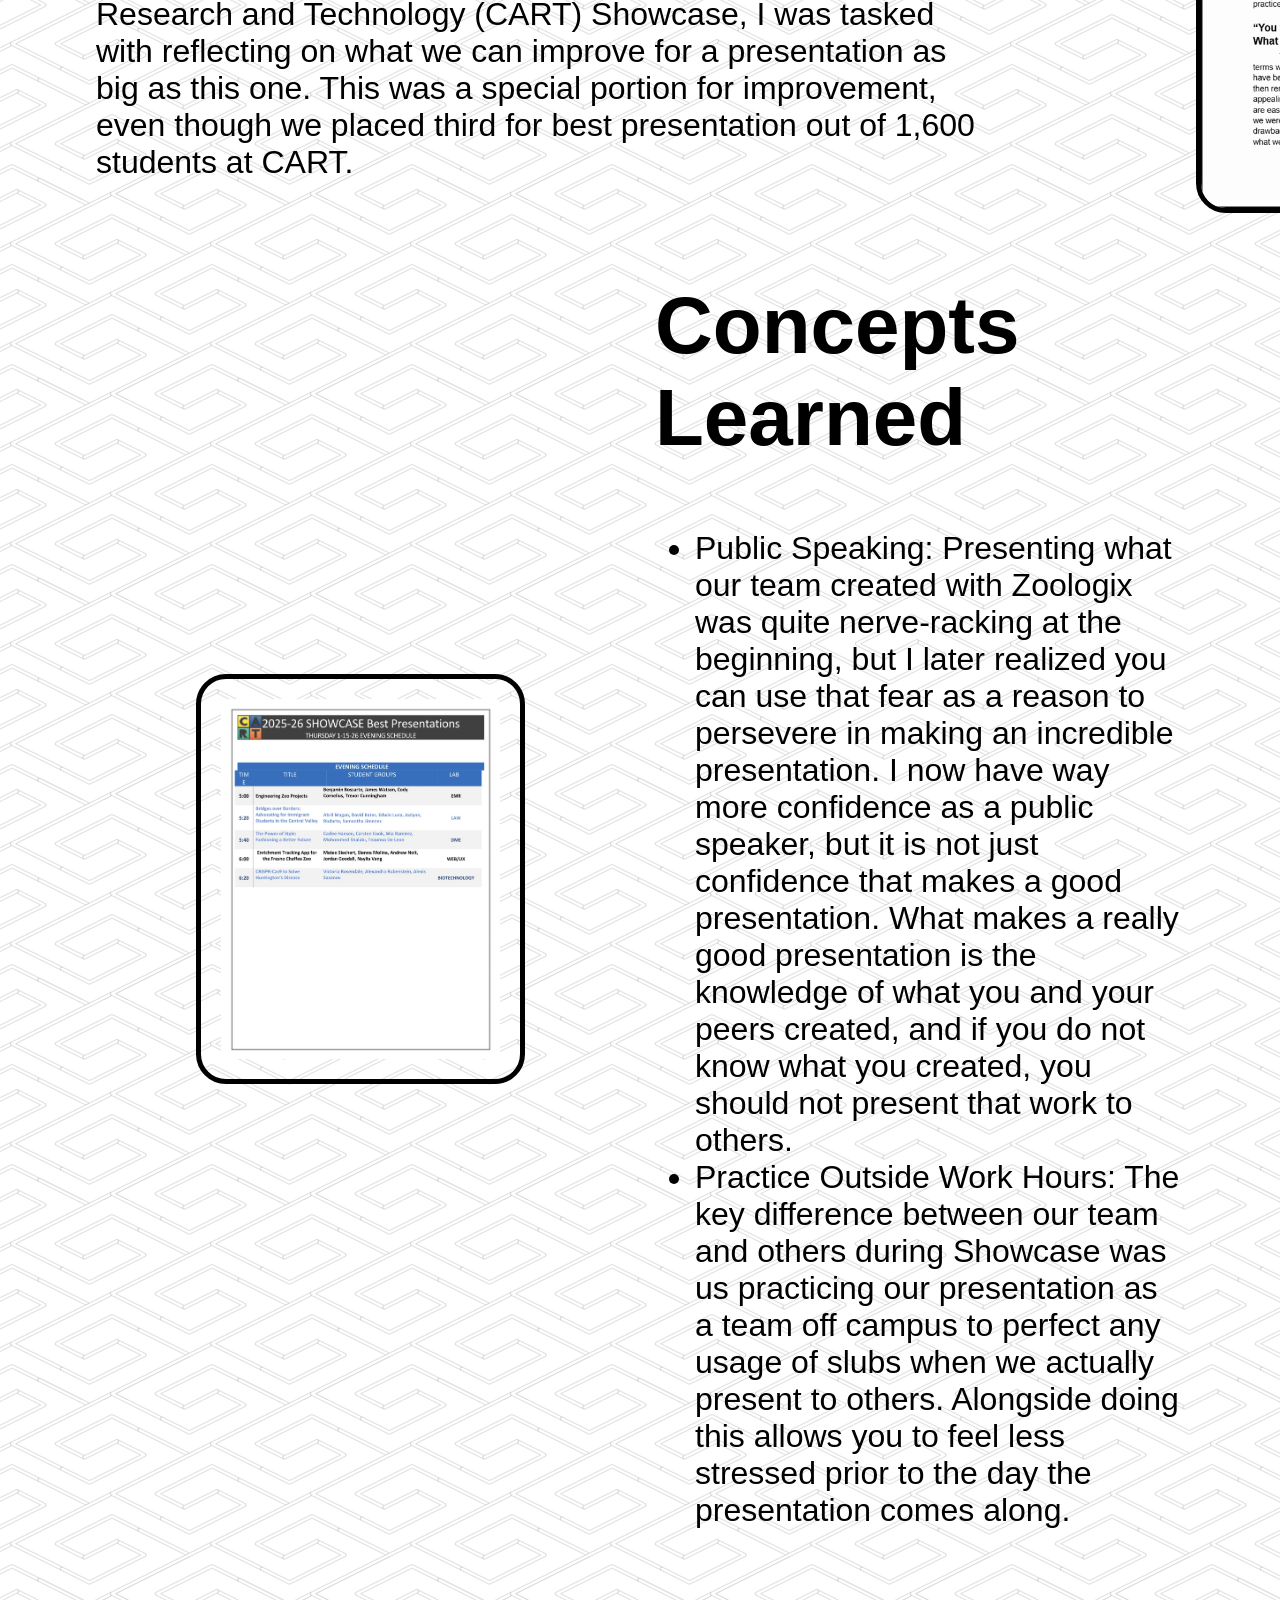
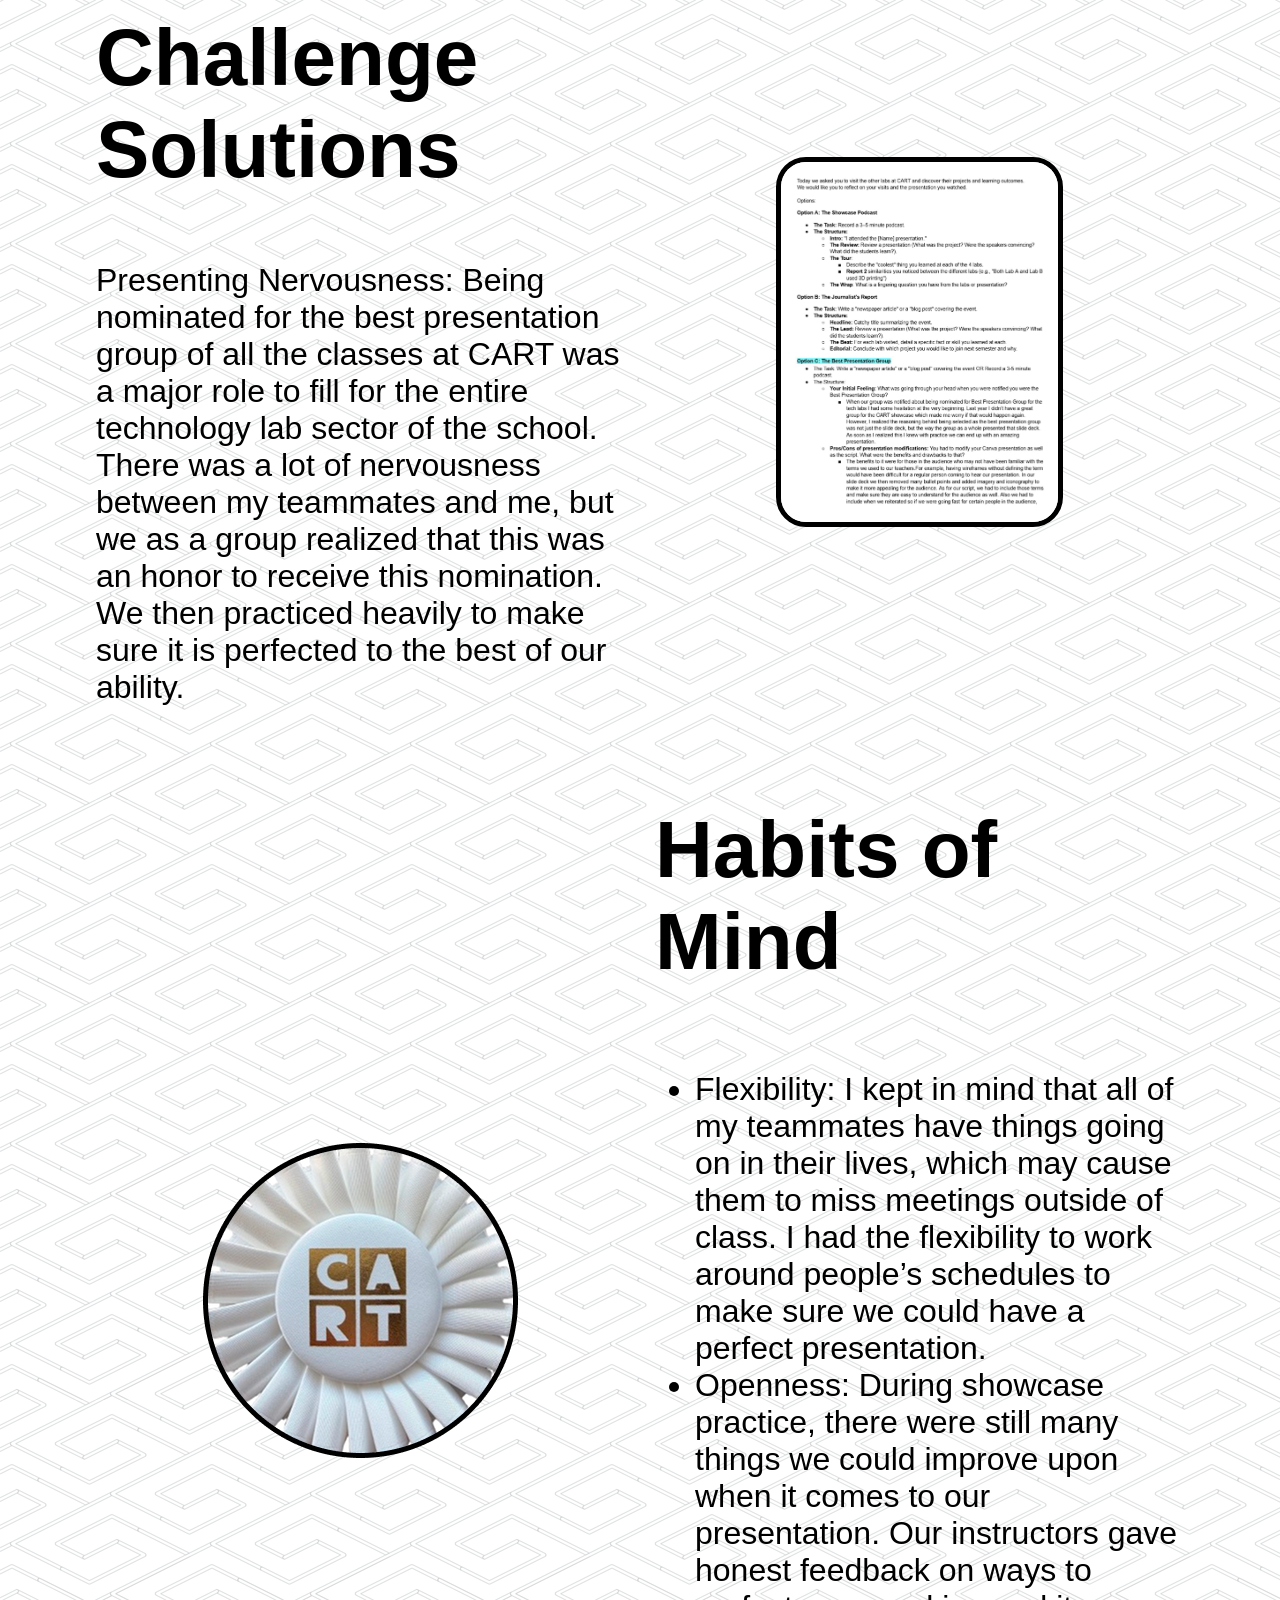
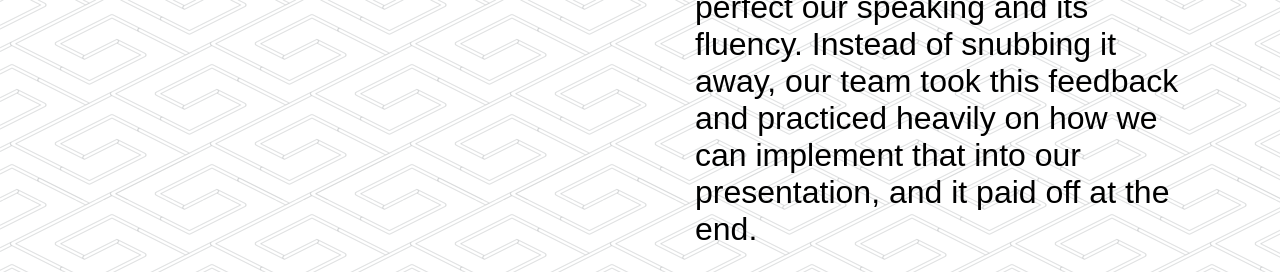
<file: showcase-reflection.html>
<!DOCTYPE html>
<html lang="en">

<head>
    <meta charset="UTF-8">
    <meta name="viewport" content="width=device-width, initial-scale=1.0">
    <title>Showcase Reflectionr</title>
    <link rel="stylesheet" href="styles.css">
    <link rel="icon" type="image/x-icon" href="Portfolio-Images/mvs-logo.png">
</head>

<body>
    <div class="circle"></div>
    <div class="circle"></div>
    <div class="circle"></div>
    <div class="circle"></div>
    <div class="circle"></div>
    <div class="circle"></div>
    <div class="circle"></div>

    <nav>
        <div class="navbar-container">
            <p>Mateo Siechert</p>
            <button class="navbar-toggle">
                <span class="bar"></span>
                <span class="bar"></span>
                <span class="bar"></span>
            </button>
            <ul class="navbar-menu">
                <li><a href="index.html">Home</a></li>
                <li><a href="about.html">About</a></li>
                <li><a href="projects.html">Projects</a></li>
                <li><a href="resume.html">Resume</a></li>
                <li><a href="contact.html">Contact</a></li>
            </ul>
        </div>
    </nav>


    <section id="showcase-project">

        <section class="showcase-left">
            <header>
                <h2>Showcase Reflection</h2>
                <p>Writer</p>
            </header>
            <section class="showcase-roles">
                <h2>My Role</h2>
                <p>Writer</p>
            </section>
        </section>

        <section>
            <section class="showcase-right">
                <img src="Portfolio-Images/showcase-presentation-image.jpg" alt="showcase-presentation-image">
                <section class="showcase-team">
                    <h2>My Team</h2>
                    <p>Mateo Siechert (solo)</p>
                </section>
            </section>
        </section>
    </section>

    <article class="languages-used">
        <p>Applications Used</p>
        <div>
            <img src="Portfolio-Images/logos/google-doc-logo.svg" alt="google-doc-logo">
            <img src="Portfolio-Images/figma-logo.svg" alt="figma-logo">
        </div>
    </article>


    <section id="showcase-overview">
        <article>
            <h2>Overview</h2>
            <p>After presenting to thousands at the 2026 Center for Advanced Research and Technology (CART) Showcase, I
                was
                tasked with reflecting on what we can improve for a presentation as big as this one. This was a special
                portion for improvement, even though we placed third for best presentation out of 1,600 students at
                CART.
            </p>
        </article>
        <img src="Portfolio-Images/showcase-reflection-snapshot.jpg" alt="showcase-reflection-snapshot">
    </section>


    <section id="showcase-info-1">
        <img src="Portfolio-Images\showcase-best-presentation.jpg" alt="showcase-best-presentation-nominations">
        <article>
            <h2>Concepts Learned</h2>
            <ul>
                <li>Public Speaking: Presenting what our team created with Zoologix was quite nerve-racking at the
                    beginning, but I later realized you can use that fear as a reason to persevere in making an
                    incredible
                    presentation. I now have way more confidence as a public speaker, but it is not just confidence that
                    makes a good presentation. What makes a really good presentation is the knowledge of what you and
                    your
                    peers created, and if you do not know what you created, you should not present that work to others.
                </li>
                <li>Practice Outside Work Hours: The key difference between our team and others during Showcase was us
                    practicing our presentation as a team off campus to perfect any usage of slubs when we actually
                    present
                    to others. Alongside doing this allows you to feel less stressed prior to the day the presentation
                    comes
                    along.
                </li>
            </ul>
        </article>
    </section>

    <section id="showcase-info-2">
        <article>
            <h2>Challenge Solutions</h2>
            <p>Presenting Nervousness: Being nominated for the best presentation group of all the classes at CART was a
                major role to fill for the entire technology lab sector of the school. There was a lot of nervousness
                between my teammates and me, but we as a group realized that this was an honor to receive this
                nomination.
                We then practiced heavily to make sure it is perfected to the best of our ability.
            </p>
        </article>
        <img src="Portfolio-Images/showcase-reflection-one.jpg" alt="showcase-reflection-optionc">
    </section>


    <section id="showcase-info-3">
        <img src="Portfolio-Images/Showcase.png" alt="showcase-best-presentation-logo">
        <article>
            <h2>Habits of Mind</h2>
            <ul>
                <li>Flexibility: I kept in mind that all of my teammates have things going on in their lives, which may
                    cause them to miss meetings outside of class. I had the flexibility to work around people’s
                    schedules to
                    make sure we could have a perfect presentation.
                </li>
                <li>Openness: During showcase practice, there were still many things we could improve upon when it comes
                    to
                    our presentation. Our instructors gave honest feedback on ways to perfect our speaking and its
                    fluency.
                    Instead of snubbing it away, our team took this feedback and practiced heavily on how we can
                    implement
                    that into our presentation, and it paid off at the end.
                </li>
            </ul>
        </article>
    </section>
</body>

<script src="script.js"></script>

</html>
</file>
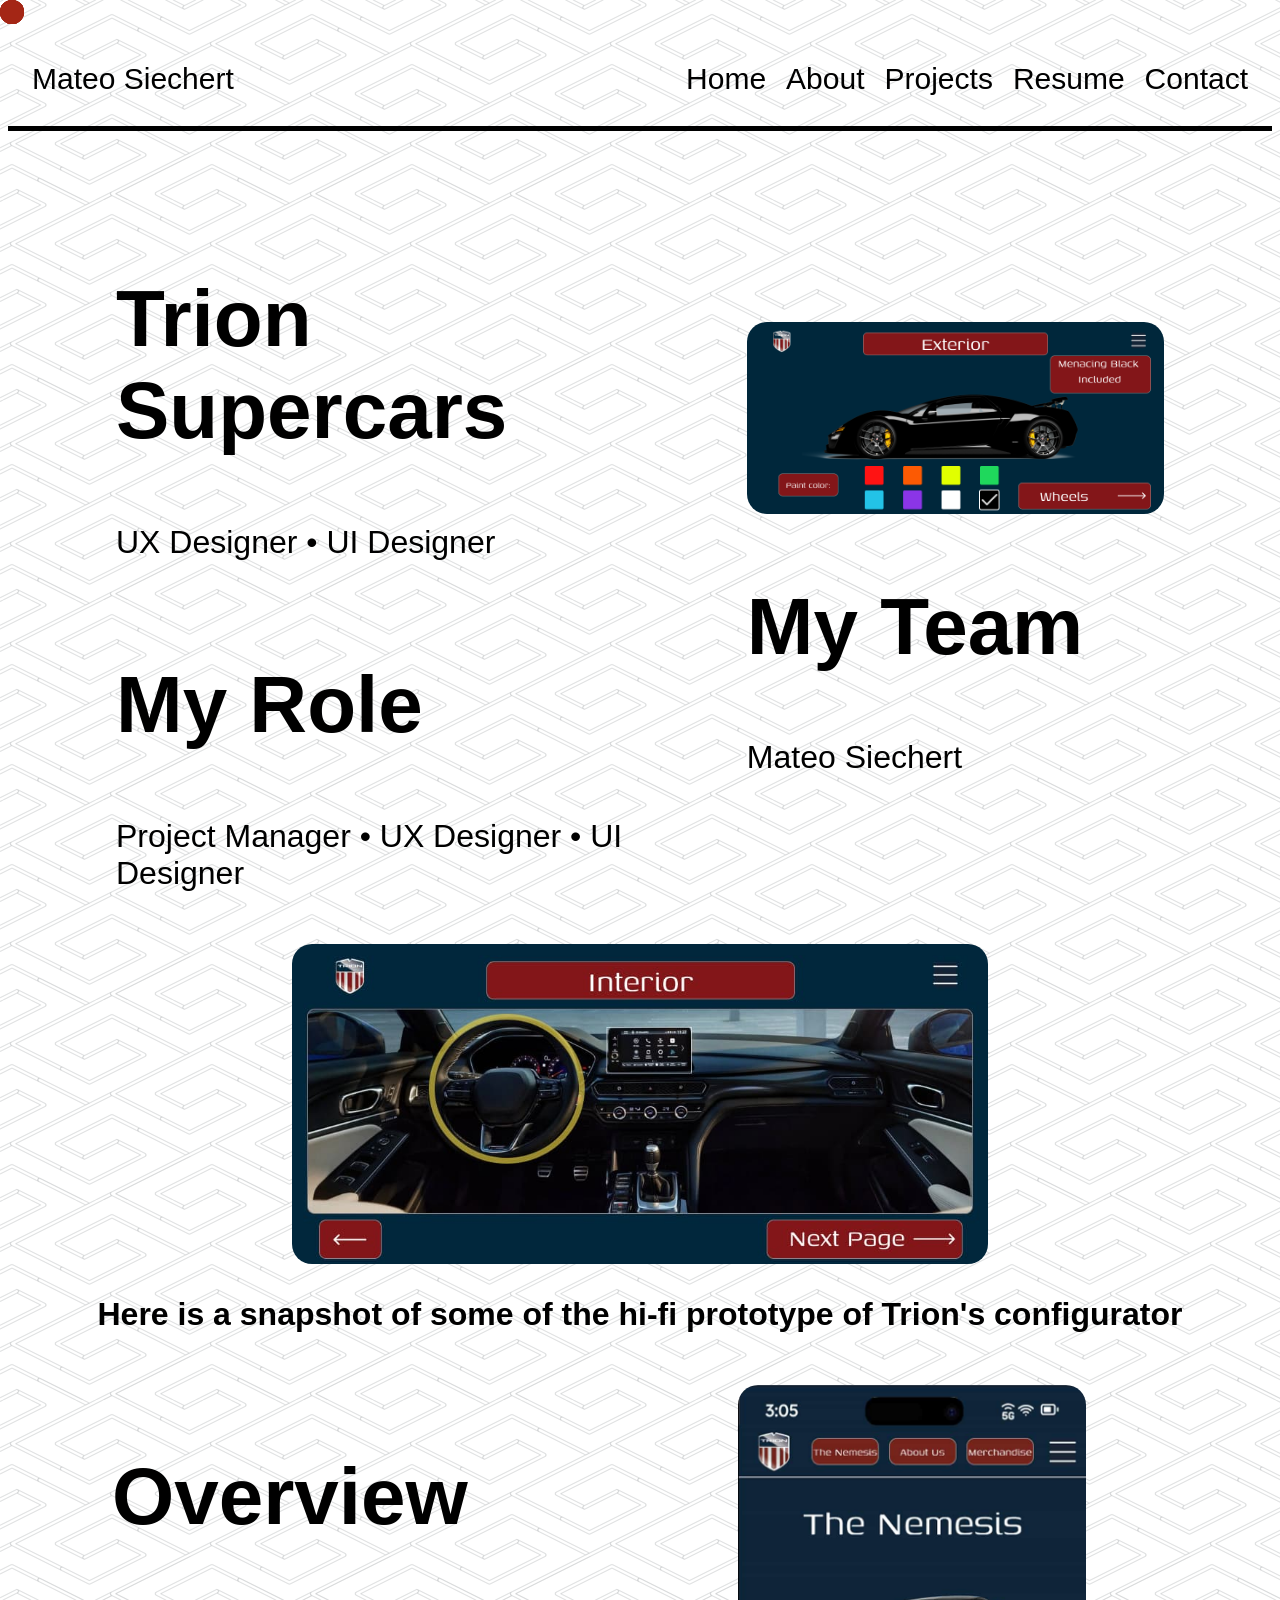
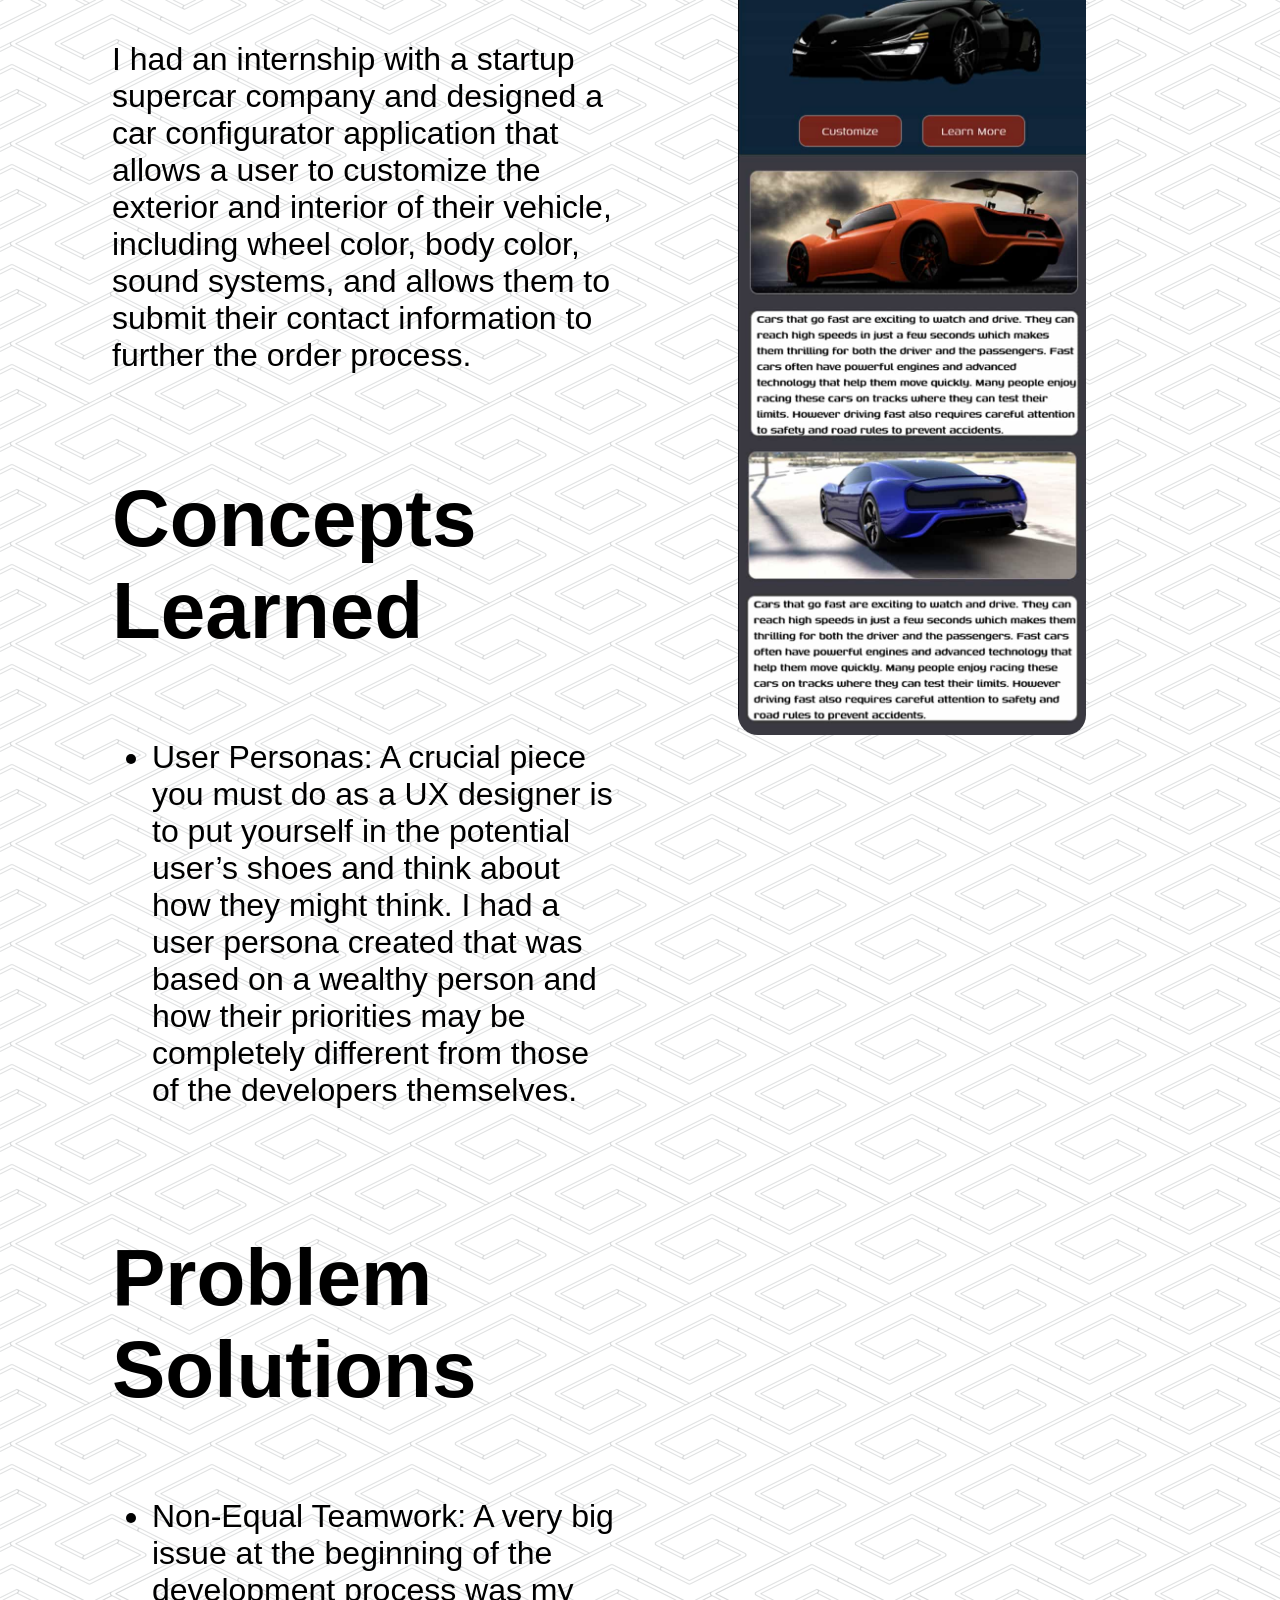
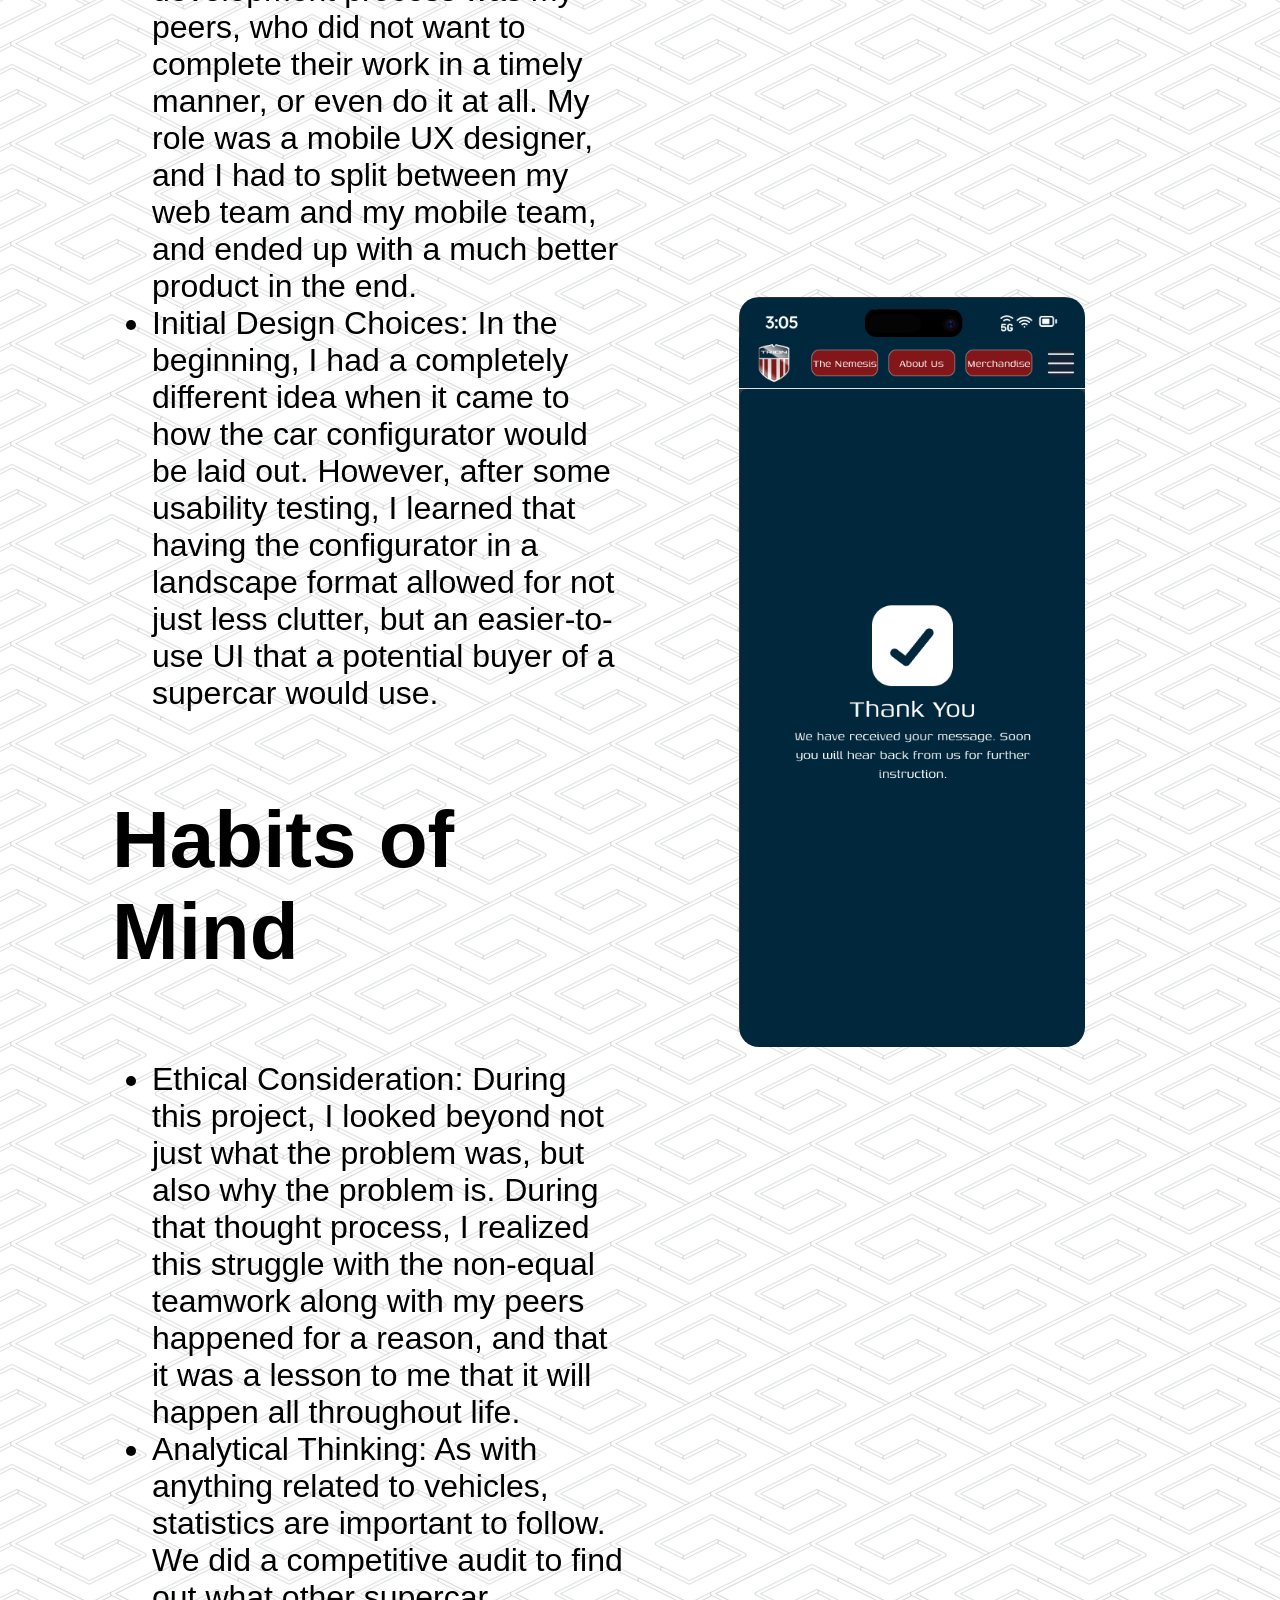
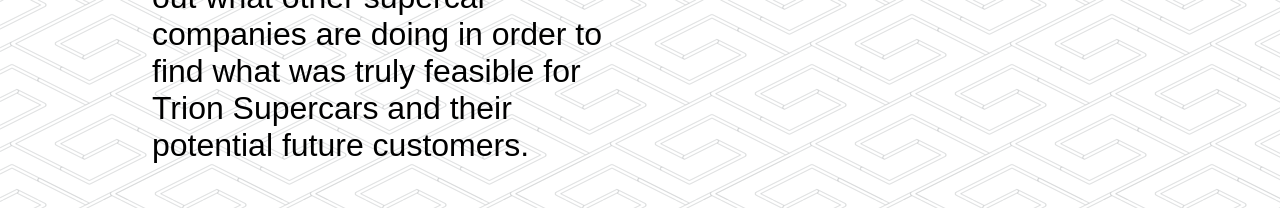
<file: trion.html>
<!DOCTYPE html>
<html lang="en">

<head>
    <meta charset="UTF-8">
    <meta name="viewport" content="width=device-width, initial-scale=1.0">
    <title>Trion</title>
    <link rel="stylesheet" href="styles.css">
    <link rel="icon" type="image/x-icon" href="Portfolio-Images/mvs-logo.png">
</head>

<body>
    <div class="circle"></div>
    <div class="circle"></div>
    <div class="circle"></div>
    <div class="circle"></div>
    <div class="circle"></div>
    <div class="circle"></div>
    <div class="circle"></div>

    <nav>
        <div class="navbar-container">
            <p>Mateo Siechert</p>
            <button class="navbar-toggle">
                <span class="bar"></span>
                <span class="bar"></span>
                <span class="bar"></span>
            </button>
            <ul class="navbar-menu">
                <li><a href="index.html">Home</a></li>
                <li><a href="about.html">About</a></li>
                <li><a href="projects.html">Projects</a></li>
                <li><a href="resume.html">Resume</a></li>
                <li><a href="contact.html">Contact</a></li>
            </ul>
        </div>
    </nav>


    <section id="trion-project">
        <section class="trion-left">
            <header>
                <h2>Trion Supercars</h2>
                <p>UX Designer • UI Designer</p>
            </header>
            <section class="trion-roles">
                <h2>My Role</h2>
                <p>Project Manager • UX Designer • UI Designer</p>
            </section>
        </section>

        <section>
            <section class="trion-right">
                <img src="Portfolio-Images/trion-exterior-config.png" alt="trion-supercars-exteior-configurator">
                <section class="trion-team">
                    <h2>My Team</h2>
                    <p>Mateo Siechert</p>
                </section>
            </section>
        </section>
    </section>


    <article id="trion-snapshot">
        <img src="Portfolio-Images/trion-interior-config.jpg" alt="trion-supercars-interior-configurator">
        <p>Here is a snapshot of some of the hi-fi prototype of Trion's configurator</p>
    </article>



    <section id="trion-info-1">
        <section>
            <article>
                <h2>Overview</h2>
                <p>I had an internship with a startup supercar company and designed a car configurator application that
                    allows a
                    user to customize the exterior and interior of their vehicle, including wheel color, body color,
                    sound
                    systems, and allows them to submit their contact information to further the order process.
                </p>
            </article>

            <article>
                <h2>Concepts Learned</h2>
                <ul>
                    <li>User Personas: A crucial piece you must do as a UX designer is to put yourself in the potential
                        user’s
                        shoes and think about how they might think. I had a user persona created that was based on a
                        wealthy
                        person and how their priorities may be completely different from those of the developers
                        themselves.
                    </li>
                </ul>
            </article>
        </section>
        <img src="Portfolio-Images/trion-snapshot-desktop.jpg" alt="trion-homepage">
    </section>




    <section id="trion-info-2">
        <section>
            <article>
                <h2>Problem Solutions</h2>
                <ul>
                    <li>Non-Equal Teamwork: A very big issue at the beginning of the development process was my peers,
                        who
                        did
                        not want to complete their work in a timely manner, or even do it at all. My role was a mobile
                        UX
                        designer, and I had to split between my web team and my mobile team, and ended up with a much
                        better
                        product in the end.
                    </li>
                    <li>Initial Design Choices: In the beginning, I had a completely different idea when it came to how
                        the
                        car
                        configurator would be laid out. However, after some usability testing, I learned that having the
                        configurator in a landscape format allowed for not just less clutter, but an easier-to-use UI
                        that a
                        potential buyer of a supercar would use.
                    </li>
                </ul>
            </article>


            <article>
                <h2>Habits of Mind</h2>
                <ul>
                    <li>Ethical Consideration: During this project, I looked beyond not just what the problem was, but
                        also
                        why
                        the problem is. During that thought process, I realized this struggle with the non-equal
                        teamwork
                        along
                        with my peers happened for a reason, and that it was a lesson to me that it will happen all
                        throughout
                        life.
                    </li>
                    <li>Analytical Thinking: As with anything related to vehicles, statistics are important to follow.
                        We
                        did a
                        competitive audit to find out what other supercar companies are doing in order to find what was
                        truly
                        feasible for Trion Supercars and their potential future customers.
                    </li>
                </ul>
            </article>
        </section>
        <img src="Portfolio-Images/trion-order-received.png" alt="trion-order-received">
    </section>
</body>

<script src="script.js"></script>

</html>
</file>
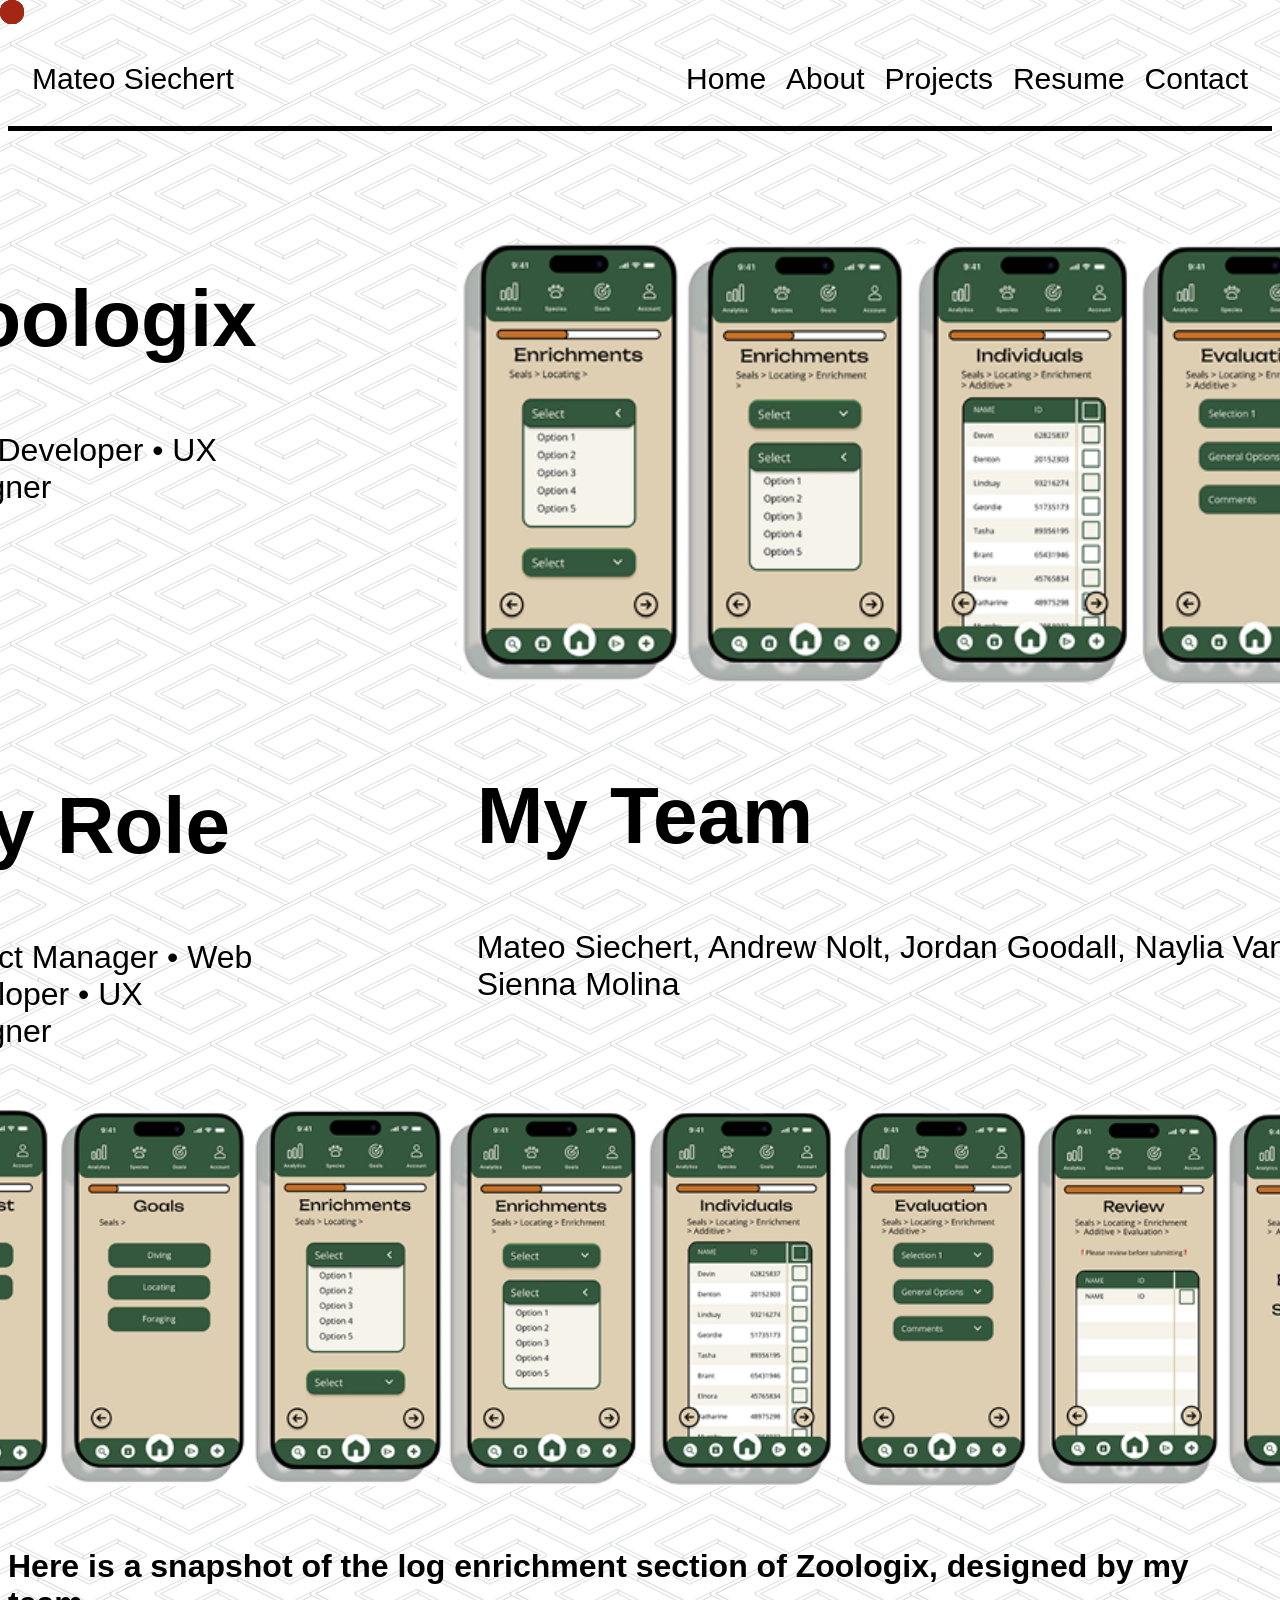
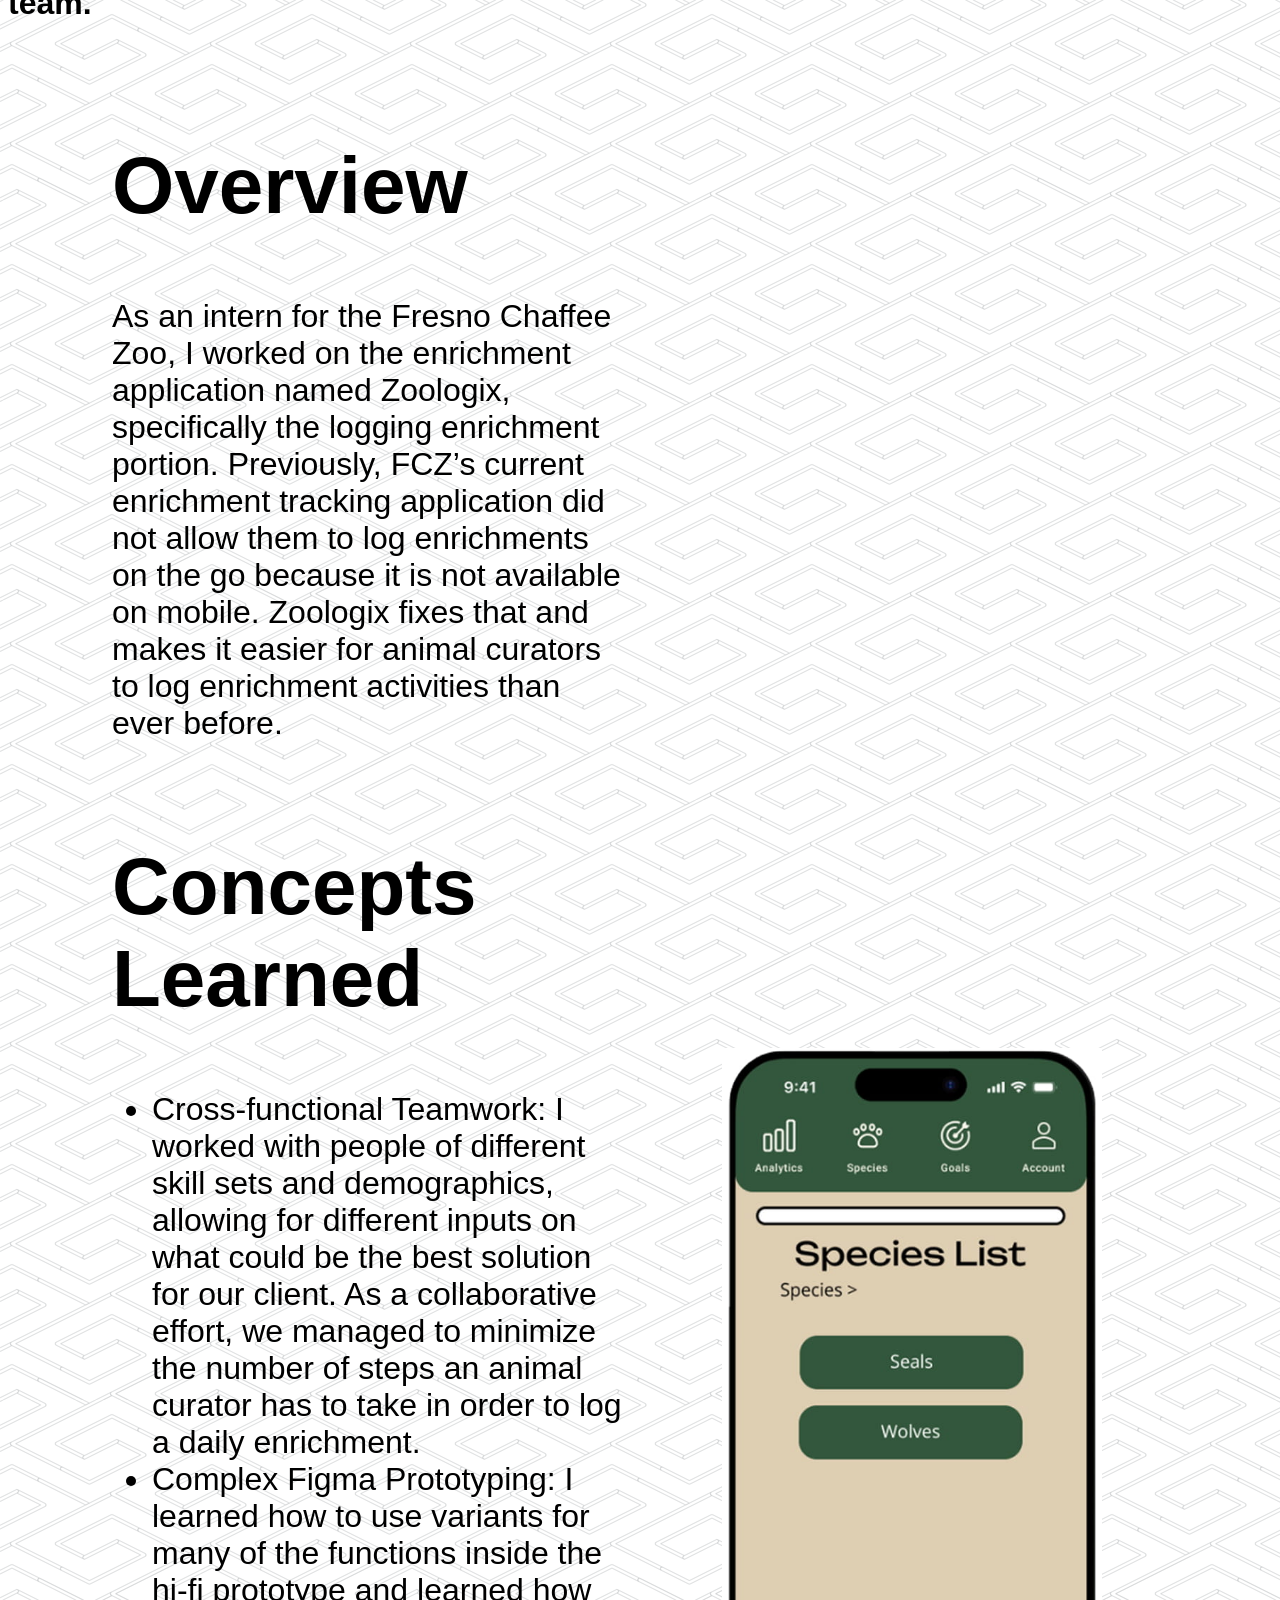
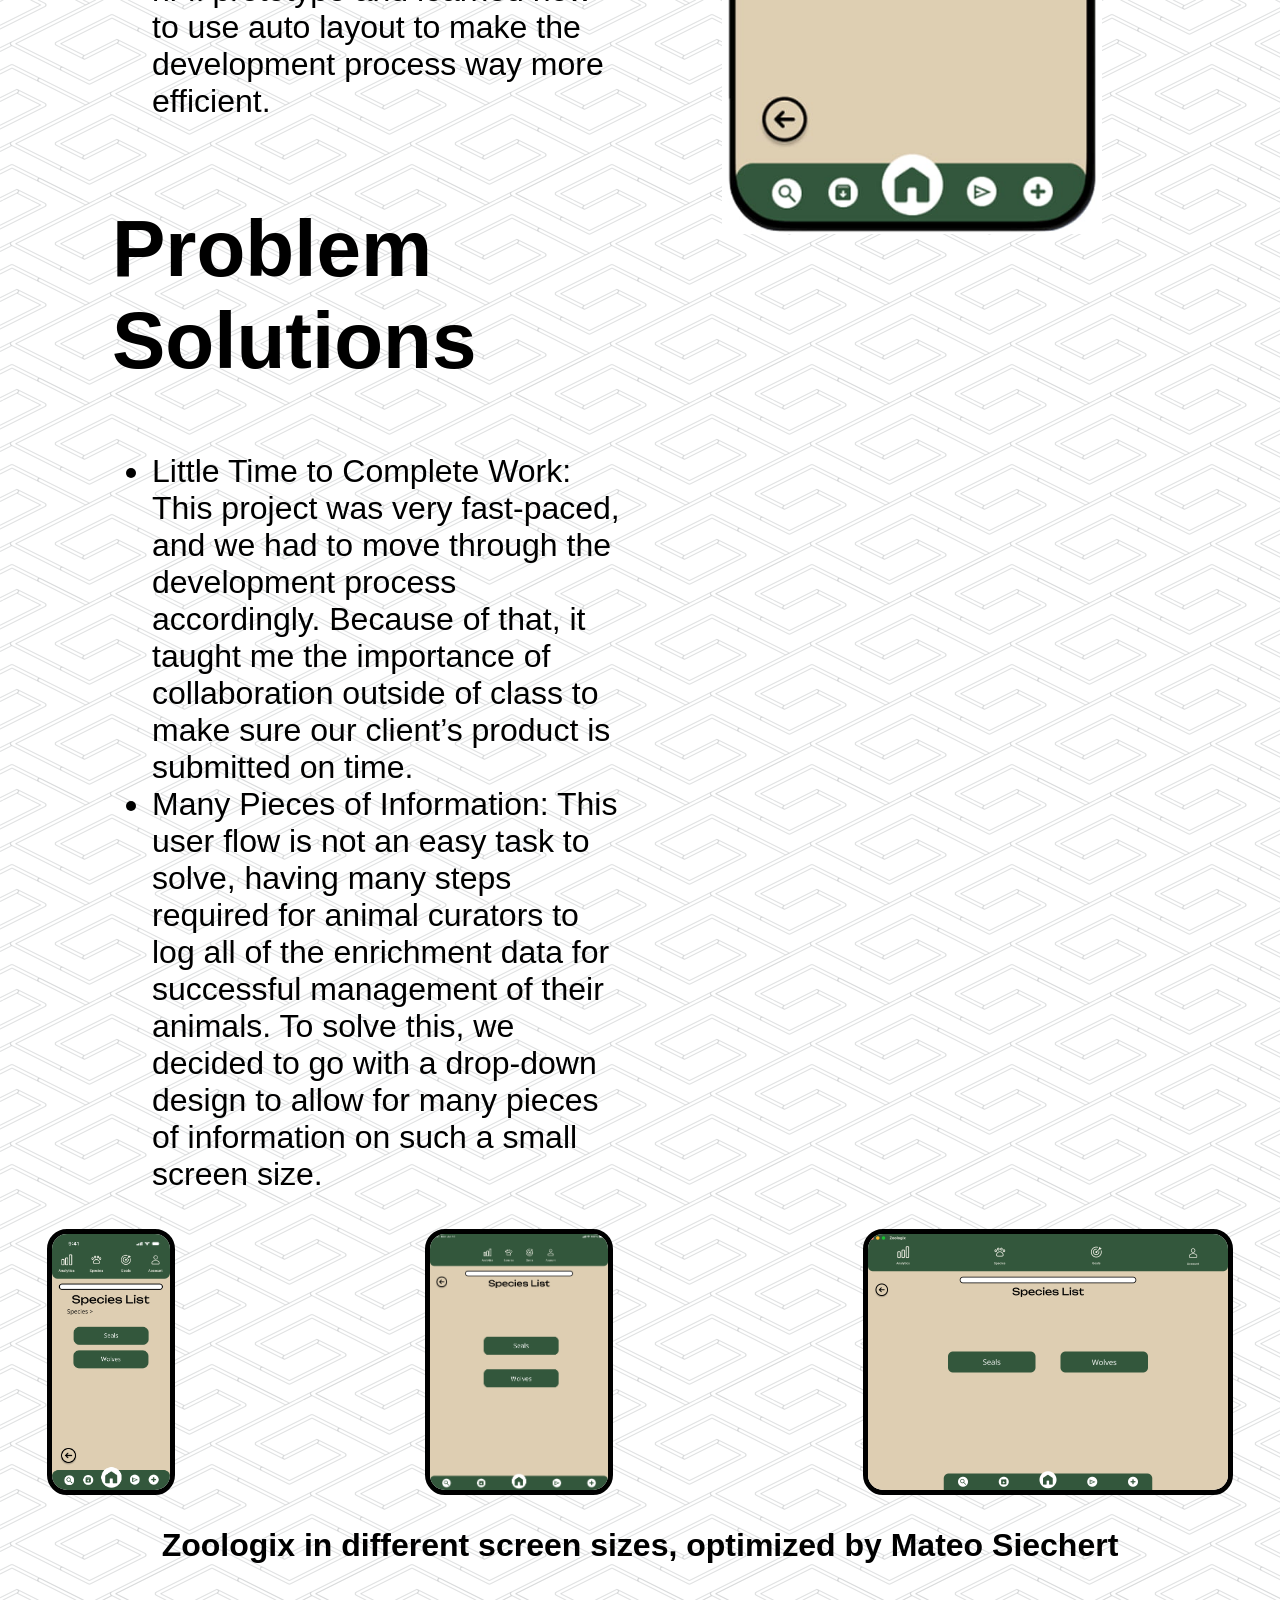
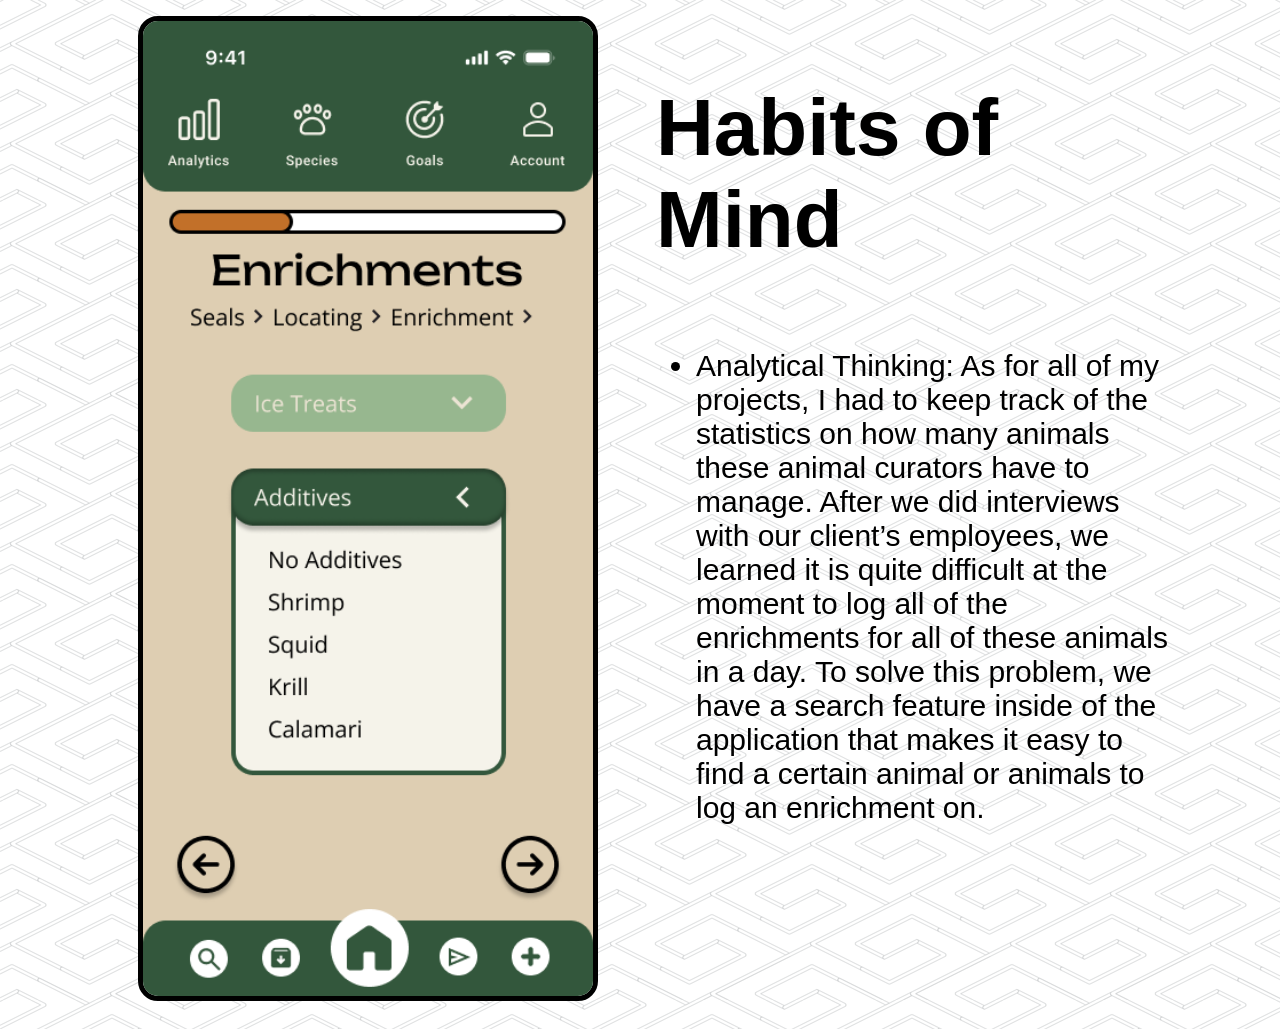
<file: zoologix.html>
<!DOCTYPE html>
<html lang="en">

<head>
    <meta charset="UTF-8">
    <meta name="viewport" content="width=device-width, initial-scale=1.0">
    <title>Zoologix</title>
    <link rel="stylesheet" href="styles.css">
    <link rel="icon" type="image/x-icon" href="Portfolio-Images/mvs-logo.png">
</head>

<body>
    <div class="circle"></div>
    <div class="circle"></div>
    <div class="circle"></div>
    <div class="circle"></div>
    <div class="circle"></div>
    <div class="circle"></div>
    <div class="circle"></div>

    <nav>
        <div class="navbar-container">
            <p>Mateo Siechert</p>
            <button class="navbar-toggle">
                <span class="bar"></span>
                <span class="bar"></span>
                <span class="bar"></span>
            </button>
            <ul class="navbar-menu">
                <li><a href="index.html">Home</a></li>
                <li><a href="about.html">About</a></li>
                <li><a href="projects.html">Projects</a></li>
                <li><a href="resume.html">Resume</a></li>
                <li><a href="contact.html">Contact</a></li>
            </ul>
        </div>
    </nav>

    <section id="zoologix-project">

        <section class="zoologix-left">
            <header>
                <h2>Zoologix</h2>
                <p>Web Developer • UX Designer</p>
            </header>
            <section class="zoologix-roles">
                <h2>My Role</h2>
                <p>Project Manager • Web Developer • UX Designer</p>
            </section>
        </section>

        <section>
            <section class="zoologix-right">
                <img src="Portfolio-Images/FCZ-Mockup-Pictures.png" alt="snapshot-of-zoologix">
                <section class="zoologix-team">
                    <h2>My Team</h2>
                    <p>Mateo Siechert, Andrew Nolt, Jordan Goodall, Naylia Vang, Sienna Molina</p>
                </section>
            </section>
        </section>
    </section>


    <article id="zoologix-snapshot">
        <img src="Portfolio-Images/fcz-gallary-snapshot.png" alt="fcz-gallary-snapshot">
        <p>Here is a snapshot of the log enrichment section of Zoologix, designed by my team.</p>
    </article>

    <section id="zoologix-info-1">
        <section>
            <article>
                <h2>Overview</h2>
                <p>As an intern for the Fresno Chaffee Zoo, I worked on the enrichment application named Zoologix,
                    specifically
                    the logging enrichment portion. Previously, FCZ’s current enrichment tracking application did not
                    allow
                    them
                    to log enrichments on the go because it is not available on mobile. Zoologix fixes that and makes it
                    easier
                    for animal curators to log enrichment activities than ever before.
                </p>
            </article>

            <article>
                <h2>Concepts Learned</h2>
                <ul>
                    <li>Cross-functional Teamwork: I worked with people of different skill sets and demographics,
                        allowing
                        for
                        different inputs on what could be the best solution for our client. As a collaborative effort,
                        we
                        managed to minimize the number of steps an animal curator has to take in order to log a daily
                        enrichment.
                    </li>
                    <li>Complex Figma Prototyping: I learned how to use variants for many of the functions inside the
                        hi-fi
                        prototype and learned how to use auto layout to make the development process way more efficient.
                    </li>
                </ul>
            </article>

            <article>
                <h2>Problem Solutions</h2>
                <ul>
                    <li>Little Time to Complete Work: This project was very fast-paced, and we had to move through the
                        development process accordingly. Because of that, it taught me the importance of collaboration
                        outside
                        of class to make sure our client’s product is submitted on time.
                    </li>
                    <li>Many Pieces of Information: This user flow is not an easy task to solve, having many steps
                        required
                        for
                        animal curators to log all of the enrichment data for successful management of their animals. To
                        solve
                        this, we decided to go with a drop-down design to allow for many pieces of information on such a
                        small
                        screen size.
                    </li>
                </ul>
            </article>
        </section>
        <img src="Portfolio-Images\zoologix-species-list.jpg" alt="zoologix-species-list-mobile-page">
    </section>


    <section id="zoologix-mockups">
        <article>
            <img src="Portfolio-Images/zoologix-iphone-mockup.png" alt="zoologix-mobile-mockup">
            <img src="Portfolio-Images/zoologix-ipad-mockup.png" alt="zoologix-tablet-mockup">
            <img src="Portfolio-Images/zoologix-desktop-mockup.png" alt="zoologix-desktop-mockup">
        </article>
        <p>Zoologix in different screen sizes, optimized by Mateo Siechert</p>
    </section>

    <section id="zoologix-info-2">
        <img src="Portfolio-Images/zoolgoxi-enrichment-section.png" alt="zoologix-enrichemnt-additives-section">
        <article>
            <h2>Habits of Mind</h2>
            <ul>
                <li>Analytical Thinking: As for all of my projects, I had to keep track of the statistics on how many
                    animals these animal curators have to manage. After we did interviews with our client’s employees,
                    we
                    learned it is quite difficult at the moment to log all of the enrichments for all of these animals
                    in a
                    day. To solve this problem, we have a search feature inside of the application that makes it easy to
                    find a certain animal or animals to log an enrichment on.
                </li>
            </ul>
        </article>
    </section>

</body>
<script src="script.js"></script>

</html>
</file>
<file: styles.css>
@import url('https://fonts.googleapis.com/css2?family=Inter:ital,opsz,wght@0,14..32,100..900;1,14..32,100..900&display=swap');

/* Until next time... - Mateo S. 5/11/2026 11:55 P.M PST */

:root {
    --font-family: 'Gill Sans', 'Gill Sans MT', Calibri, 'Trebuchet MS', sans-serif;
    --background-image: url("Portfolio-Images\/pipes.png");
}

html {
    overflow-x: hidden;
}


#resume-download > a {
    display: flex;
    justify-content: center;
    align-items: center;
    background-color: #A42715;
    width: 270px;
    height: 90px;
    border-radius: 20px;
    color: #FFF;
    font-family: var(--font-family);
    font-size: 30px;
    text-decoration: none;
    align-self: center;
    text-align: center;
    justify-self:center;
    margin:30px;
}


body {
    font-family: var(--font-family);
    background: var(--background-image) repeat;
    cursor: none;
}

.navbar-toggle {
    display: none;
    background: black;
    padding: 10px;
    border: none;
    cursor: pointer;
    color: black;
}

.bar {
    display: block;
    width: 25px;
    height: 3px;
    margin: 5px auto;
    background: #fff;
    transition: all 0.3s ease-in-out;
}

.navbar-container {
    display: flex;
    flex-direction: row;
    justify-content: space-between;
    align-items: center;
    padding-top: 1.5em;
    padding-left: 1.5em;
    padding-right: 1.5em;
    margin-bottom: 3.5em;
    border-bottom: 5px solid black;
}

.circle {
    height: 24px;
    width: 24px;
    border-radius: 24px;
    background-color: #A42715;
    position: fixed;
    top: 0;
    left: 0;
    pointer-events: none;
    opacity: 90%;
}




.navbar-container>p {
    font-size: 30px;
}

.navbar-container>ul {
    display: flex;
    gap: 20px;
    padding: 0;
    font-size: 30px;
    text-decoration: none;
    list-style-type: none;

    & a {
        text-decoration: none;
        color: black;
    }
}

section>h3 {
    font-size: clamp(2rem, 10vw, 5rem);
}

#intro-text>p {
    font-size: clamp(.75rem, 5vw, 2rem);

}

.introduction {
    display: grid;
    grid-template-columns: 1fr 1fr;
    justify-items: center;
    align-items: center;
    grid-gap: 10px;
    width: clamp(320px, 85vw, 1800px);
    margin: 0 auto;
}

#cart-reflection-text>p {
    font-size: clamp(.75rem, 5vw, 2rem);
    text-align: left;
    margin: auto;
}

#cart-reflection-text {
    gap: 30px;
    display: flex;
    flex-direction: column;
}


.cart-reflection {
    display: grid;
    grid-template-columns: 1fr 1fr;
    justify-items: center;
    align-items: center;
    grid-gap: 10px;
    direction: rtl;
    text-align: left;
    padding: 20px;
    width: clamp(320px, 85vw, 1800px);
    margin: 0 auto;
    animation: fadeInScale linear;
    animation-timeline: view();
    animation-range: entry 0% cover 40%;
}

#certifications-text>p {
    font-size: clamp(.75rem, 5vw, 2rem);
}

.certifications {
    display: grid;
    grid-template-columns: 1fr 1fr;
    justify-items: center;
    align-items: center;
    grid-gap: 10px;
    text-align: left;
    padding: 20px;
    width: clamp(320px, 85vw, 1800px);
    margin: 0 auto;
    animation: fadeInScale linear;
    animation-timeline: view();
    animation-range: entry 0% cover 40%;
}

#awards-text {
    font-size: clamp(.75rem, 5vw, 2rem);
    text-align: left;
}

.awards {
    display: grid;
    grid-template-columns: 1fr 1fr;
    justify-items: center;
    align-items: center;
    grid-gap: 10px;
    direction: rtl;
    padding: 20px;
    width: clamp(320px, 85vw, 1800px);
    margin: 0 auto;
    animation: fadeInScale linear;
    animation-timeline: view();
    animation-range: entry 0% cover 40%;
}

#hobbies-text {
    font-size: clamp(.75rem, 5vw, 2rem);
}

.hobbies {
    display: grid;
    grid-template-columns: 1fr 1fr;
    justify-items: center;
    align-items: center;
    grid-gap: 10px;
    padding: 20px;
    width: clamp(320px, 85vw, 1800px);
    margin: 0 auto;
    animation: fadeInScale linear;
    animation-timeline: view();
    animation-range: entry 0% cover 40%;

    & img {
        border: 5px solid black;
    }
}



#projects {
    font-size: 50px;
    justify-self: center;
}

.web-projects {
    display: grid;
    grid-template-columns: 1fr 1fr 1fr;
    justify-items: center;
    grid-gap: 60px;
    padding: 1.5em;
    animation: fadeInScale linear;
    animation-timeline: view();
    animation-range: entry 0% cover 40%;

}

@keyframes fadeInScale {
    from {
        opacity: 0;
        scale: 0.5;
    }

    to {
        opacity: 1;
        scale: 1;
    }
}

.ux-projects {
    display: grid;
    grid-template-columns: 1fr 1fr 1fr;
    justify-items: center;
    grid-gap: 60px;
    padding: 1.5em;
    animation: fadeInScale linear;
    animation-timeline: view();
    animation-range: entry 0% cover 40%;
}

.writing-projects {
    display: grid;
    grid-template-columns: 1fr 1fr;
    justify-items: center;
    animation: fadeInScale linear;
    animation-timeline: view();
    animation-range: entry 0% cover 40%;
}

#EECU {
    display: flex;
    flex-direction: row;
    background-color: #0156A6;
    color: white;
    aspect-ratio: 2/1;
    width: clamp(350px, 20vw, 400px);
    justify-content: center;
    align-items: center;
    border-radius: 20px;
    font-size: 30px;
    gap: 20px;
}

#PawPal {
    display: flex;
    flex-direction: row;
    background-color: #2B5861;
    color: white;
    aspect-ratio: 2/1;
    width: clamp(350px, 20vw, 400px);
    justify-content: center;
    align-items: center;
    border-radius: 20px;
    font-size: 30px;
    gap: 20px;

    & img {
        border-radius: 15px;
    }
}


#zoologix {
    display: flex;
    flex-direction: row;
    background-color: #C27029;
    color: black;
    aspect-ratio: 2/1;
    width: clamp(350px, 20vw, 400px);
    ;
    justify-content: center;
    align-items: center;
    border-radius: 20px;
    font-size: 30px;
    gap: 20px;
}


#trion {
    display: flex;
    flex-direction: row;
    background-color: #00273B;
    color: white;
    aspect-ratio: 2/1;
    width: clamp(350px, 20vw, 400px);
    justify-content: center;
    align-items: center;
    border-radius: 20px;
    font-size: 30px;
    gap: 20px;
}

#MVS {
    display: flex;
    flex-direction: row;
    background-color: #222121;
    color: white;
    aspect-ratio: 2/1;
    width: clamp(350px, 20vw, 400px);
    justify-content: center;
    align-items: center;
    border-radius: 20px;
    font-size: 30px;
    gap: 20px;
}

#showcase-reflection {
    display: flex;
    flex-direction: row;
    background-color: #222121;
    color: white;
    aspect-ratio: 2/1;
    width: clamp(350px, 20vw, 400px);
    justify-content: center;
    align-items: center;
    border-radius: 20px;
    font-size: 30px;
    gap: 20px;
}

#ai-essay {
    display: flex;
    flex-direction: row;
    background-color: #D97757;
    color: black;
    aspect-ratio: 2/1;
    width: clamp(350px, 20vw, 400px);
    justify-content: center;
    align-items: center;
    border-radius: 20px;
    font-size: 30px;
    gap: 20px;
}

#BioShield {
    display: flex;
    flex-direction: row;
    background-color: #FBF3DD;
    color: black;
    aspect-ratio: 2/1;
    width: clamp(350px, 20vw, 400px);
    justify-content: center;
    align-items: center;
    border-radius: 20px;
    font-size: 30px;
    gap: 20px;
}

.mvs-logo-portfolio {
    justify-self: center;
    width: clamp(100px, 70%, 400px);
    border-radius: 15px;
    aspect-ratio:1/1;

}

.cart-logo-about {
    justify-self: center;
    width: clamp(100px, 70%, 400px);
}

.google-logo-about {
    justify-self: center;
    width: 315px;
    height: 315px;
}

.showcase-award {
    justify-self: center;
}

.dji-hsr-footage-mvs {
    justify-self: center;
    width: clamp(300px, 60%, 900px)
}


#project-listing {
    display: flex;
    flex-direction: column;
    gap: 30px;
}

.project-button {
    display: flex;
    justify-content: center;
    align-items: center;
    background-color: #A42715;
    width: 270px;
    height: 90px;
    border-radius: 20px;
    color: #FFF;
    font-family: var(--font-family);
    font-size: 30px;
    text-decoration: none;
    align-self: center;
    text-align: center;
}

#project-p {
    font-size: 40px;
    justify-self: center;
}

#mvs-logo {
    width: clamp(350px, 40vw, 1000px);
    display: flex;
    width: clamp(350px, 40vw, 1000px);
}

#mvs-logo>img {
    aspect-ratio: 1/1;
    width: clamp(90px, 40vw, 150px);
    border-radius: 20px;
}

#eecu-home {
    display: grid;
    grid-template-columns: 1fr 1fr;
    justify-items: center;
    width: clamp(320px, 85vw, 1800px);
    margin: 0 auto;

    & img {
        border-radius: 20px;
        border: 4px solid #000;
    }
}

#drone-imagery {
    width: 90%;
    display: flex;
    justify-self: center;
    border: 5px solid black;
    border-radius: 20px;
    margin: 0 auto;
}


img[alt="eecu-picture"] {
    width: clamp(200px, 85vw, 900px);
}


#eecu-home-info {
    display: flex;
    flex-direction: column;
    width: clamp(350px, 40vw, 1000px);

    & h4 {
        font-size: 35px;
    }

    & p {
        font-size: clamp(.5rem, 10vw, 2rem)
    }
}

#MVS-home {
    display: grid;
    grid-template-columns: 1fr 1fr;
    justify-items: center;
    direction: rtl;
    width: clamp(320px, 85vw, 1900px);
    margin: 0 auto;

    & section {
        align-self: center;
    }

    & h4 {
        font-size: 35px;
        text-align: left;
        width: clamp(350px, 40vw, 1000px);
    }

    & p {
        font-size: clamp(.5rem, 10vw, 2rem);
        width: clamp(350px, 40vw, 1000px);
        text-align: left;
    }

    & img {
        width: clamp(200px, 85vw, 900px);
    }
}

#zoologix-home {
    display: grid;
    grid-template-columns: 1fr 1fr;
    justify-items: center;
    width: clamp(320px, 85vw, 1900px);
    margin: 0 auto;

    & section {
        align-self: center;
    }

    & h4 {
        font-size: 35px;
        width: clamp(350px, 40vw, 1000px);
    }

    & p {
        font-size: clamp(.5rem, 10vw, 2rem);
        width: clamp(350px, 40vw, 1000px);
    }

    & img {
        width: clamp(200px, 85vw, 900px);
    }
}

#header-info {
    display: flex;
    flex-direction: column;
}


#resume {
    width: clamp(300px, 50vw, 1900px);
    margin: 0 auto;
    background-color: #222121;
    color: white;
    padding: 2em;
    margin-top:30px;
    border-radius: 20px;
    border: 5px solid #A42715;
}

#resume-header {
    display: grid;
    grid-template-columns: 1fr 1fr;
    gap: 0;
    margin-bottom: 0em;
    justify-items: center;

    & p {
        font-size: clamp(1.5rem, 8vw, 2rem)
    }
}

#skills {
    font-size: clamp(.75rem, 5vw, 2rem);

    & h4 {
        font-size: clamp(1.5rem, 8vw, 2rem);
    }

}

#certifications {
    font-size: clamp(.75rem, 5vw, 2rem);

    & h4 {
        font-size: clamp(1.5rem, 8vw, 2rem);
    }

}

#education {
    font-size: clamp(.75rem, 5vw, 2rem);

    & h4 {
        font-size: clamp(1.5rem, 8vw, 2rem);
    }
}

#contact {
    font-size: clamp(.75rem, 5vw, 2rem);

    & h4 {
        font-size: clamp(1.5rem, 8vw, 2rem);
    }
}




#professional-summary {
    font-size: clamp(.75rem, 5vw, 2rem);

    & h4 {
        font-size: clamp(1.5rem, 8vw, 2rem);
    }

}


.resume-info {
    display: flex;
    align-content: center;
    justify-content: center;
    gap: clamp(20px, 20vw, 200px);

}

#project {
    font-size: clamp(.75rem, 5vw, 2rem);

    & h4 {
        font-size: clamp(1.5rem, 8vw, 2rem);
    }
}

#resume-left {
    display: flex;
    flex-direction: column;
}

#resume-right {
    display: flex;
    flex-direction: column;
    justify-content: center;
}

#resume-title {
    text-align: center;
    font-size: 50px;
}

#resume-logo {
    aspect-ratio: 1/1;
    border-radius: 20px;
    width: 180px;
    justify-self: center;
    align-self: center;
}

#pawpal-project {
    display: flex;
    flex-direction: row;
    justify-content: center;
    align-items: center;
    width: clamp(320px, 85vw, 1800px);
    margin: 0 auto;
    gap: 30px;
}

.pawpal-left {
    display: flex;
    flex-direction: column;
    gap: 4.7em;

    & h2 {
        font-size: clamp(2rem, 10vw, 5rem);
    }

    & p {
        font-size: clamp(.5rem, 10vw, 2rem)
    }
}

.pawpal-subheading {
    display: flex;
    flex-direction: column;
    justify-content: center;

    & img {
        border-radius: 15px;
        border: 5px solid black;
        width: clamp(200px, 85vw, 900px);
    }

    & h2 {
        font-size: clamp(2rem, 10vw, 5rem);
    }

    & p {
        font-size: clamp(.5rem, 10vw, 2rem)
    }
}

.pawpal-imagery {
    display: flex;
    flex-direction: column;
    justify-content: center;
    align-items: center;
    margin-left: 0;

    & img {
        width: clamp(5rem, 80vw, 70rem);
        justify-self: center;
    }

    & p {
        font-size: clamp(.5rem, 10vw, 2rem)
    }
}

#pawpal-info {
    display: grid;
    grid-template-columns: 1fr 1fr;
    justify-items: center;
    align-content: center;
    width: clamp(320px, 85vw, 1800px);
    margin: 0 auto;
    gap: 30px;
    animation: fadeInScale linear;
    animation-timeline: view();
    animation-range: entry 0% cover 40%;

    & section {
        display: flex;
        flex-direction: column;
        width: clamp(350px, 40vw, 1000px);

        & h2 {
            font-size: clamp(2rem, 10vw, 5rem);
        }

        & p {
            font-size: clamp(.5rem, 10vw, 2rem)
        }

        & li {
            font-size: 30px;
        }
    }

    & img {
        border: 5px solid black;
        border-radius: 20px;
        width: clamp(100px, 90vw, 450px);
        justify-self: center;
    }
}


#pawpal-info-2 {
    display: grid;
    grid-template-columns: 1fr 1fr;
    justify-items: center;
    align-content: center;
    width: clamp(320px, 85vw, 1800px);
    margin: 0 auto;
    gap: 30px;
    animation: fadeInScale linear;
    animation-timeline: view();
    animation-range: entry 0% cover 40%;

    & article {
        display: flex;
        flex-direction: column;
        gap: 30px;
        width: clamp(350px, 40vw, 1000px);


        & h2 {
            font-size: clamp(2rem, 10vw, 5rem);
        }

        & p {
            font-size: clamp(.5rem, 10vw, 2rem);
            align-self: center;
            font-weight: 700;
        }

        & li {
            font-size: clamp(.5rem, 10vw, 2rem);
        }

        & img {
            aspect-ratio: 1 / 1;
            width: clamp(150px, 30vh, 500px);
            align-self: center;
            border: 5px solid black;
            border-radius: 20px;
        }
    }

    & img {
        border: 5px solid black;
        border-radius: 20px;
        justify-self: center;
        width: clamp(100px, 90vw, 450px);
    }
}


/* PROJECT #1: EECU BUDGET CALCULATOR CSS*/


#eecu-project {
    display: flex;
    flex-direction: row;
    justify-content: center;
    align-items: center;
    gap: clamp(20px, 20vw, 200px);
    width: clamp(320px, 85vw, 1800px);
    margin: 0 auto;
}


.eecu-left {
    display: flex;
    flex-direction: column;
    gap: 14.8em;

    & h2 {
        font-size: clamp(2rem, 10vw, 5rem);
    }

    & p {
        font-size: clamp(.5rem, 10vw, 2rem);
    }
}

.eecu-right {
    display: flex;
    flex-direction: column;
    justify-content: center;
    gap: 4.7em;

    & img {
        border-radius: 15px;
        aspect-ratio: 16 / 8;
        width: clamp(100px, 50vw, 900px);
        justify-self: center;
        align-self: center;
        border: 5px solid black;
    }

    & h2 {
        font-size: clamp(2rem, 10vw, 5rem);
    }

    & p {
        font-size: 30px;
    }
}

.eecu-results-snapshot {
    display: flex;
    justify-content: center;
    flex-direction: column;
    align-items: center;
    padding: 2em;

    & img {
        aspect-ratio: 16 / 8;
        width: clamp(100px, 50vw, 1000px);
        justify-self: center;
        align-self: center;
        border-radius: 15px;
        border: 5px solid black;
    }

    & p {
        font-size: clamp(.5rem, 10vw, 2rem);
    }
}


/* Bio Shield */


img[alt="bio-shield-netlify-qr-code"] {
    aspect-ratio: 1 / 1;
    width: clamp(150px, 30vh, 500px);
    border: 5px solid black;
    border-radius: 20px;
    justify-self: center;
    align-self: center;
}

#bio-shield-project {
    display: flex;
    flex-direction: row;
    justify-content: center;
    align-items: center;
    gap: clamp(20px, 20vw, 200px);
    width: clamp(320px, 85vw, 1800px);
    margin: 0 auto;
}



.bio-shield-left {
    display: flex;
    flex-direction: column;
    gap: 11.5em;

    & h2 {
        font-size: clamp(2rem, 10vw, 5rem);
    }

    & p {
        font-size: clamp(.5rem, 10vw, 2rem);
    }
}


.languages-used {
    display: flex;
    flex-direction: row;
    justify-content: space-around;
    align-items: center;
    font-size: clamp(2rem, 10vw, 5rem);
    animation: fadeInScale linear;
    animation-timeline: view();
    animation-range: entry 0% cover 40%;

    & img {
        aspect-ratio: 1/1;
        width: clamp(100px, 10vw, 200px);
    }

    & div {
        display: flex;
        flex-direction: row;
        gap: clamp(20px, 5vw, 250px);
    }
}


.bio-shield-right {
    display: flex;
    flex-direction: column;
    justify-content: center;
    gap: 4.7em;

    & img {
        border-radius: 15px;
        border: 5px solid black;
        width: clamp(100px, 50vw, 900px);
    }

    & h2 {
        font-size: clamp(2rem, 10vw, 5rem);
    }

    & p {
        font-size: clamp(.5rem, 10vw, 2rem);
    }
}

.bio-shield-snapshot {
    display: flex;
    flex-direction: column;
    justify-content: center;
    align-items: center;
    font-size: 25px;
    font-weight: 700;

    & img {
        border: 5px solid black;
        border-radius: 20px;
        width: clamp(100px, 90vw, 900px);
    }
}

#bio-shield-info {
    display: grid;
    grid-template-columns: 1fr 1fr;
    justify-items: center;
    align-content: center;
    margin: 0 auto;
    width: clamp(320px, 85vw, 1800px);
    gap: 30px;
    animation: fadeInScale linear;
    animation-timeline: view();
    animation-range: entry 0% cover 40%;

    & img {
        width: clamp(200px, 80vw, 900px);
        align-self: center;
        border: 5px solid black;
        border-radius: 20px;
    }

    & article {
        display: flex;
        flex-direction: column;
        gap: 30px;

        & h2 {
            font-size: clamp(2rem, 10vw, 5rem);
        }

        & p {
            font-size: clamp(.5rem, 10vw, 2rem);
        }

        & li {
            font-size: clamp(.5rem, 10vw, 2rem);
        }

        & img {
            border: 5px solid black;
            border-radius: 20px;
            justify-self: flex-end;
        }

    }
}

img[alt="bio-shield-services-snapshot"] {
    width: clamp(200px, 80vw, 900px);
    align-self: center;
    border: 5px solid black;
    border-radius: 20px;
}


#bio-shield-info-2 {
    display: grid;
    grid-template-columns: 1fr 1fr;
    justify-items: center;
    align-content: center;
    margin: 0 auto;
    width: clamp(320px, 85vw, 1800px);
    animation: fadeInScale linear;
    animation-timeline: view();
    animation-range: entry 0% cover 40%;

    & article {
        display: flex;
        flex-direction: column;
        gap: 30px;

        & h2 {
            font-size: clamp(2rem, 10vw, 5rem);
        }

        & p {
            font-size: clamp(.5rem, 10vw, 2rem);
            align-self: center;
        }

        & li {
            font-size: 30px;
        }
    }
}


#eecu-info {
    display: grid;
    grid-template-columns: 1fr 1fr;
    justify-items: center;
    align-items: center;
    animation: fadeInScale linear;
    animation-timeline: view();
    animation-range: entry 0% cover 40%;

    & section {
        width: clamp(350px, 40vw, 1000px);
    }

    & h2 {
        font-size: clamp(2rem, 10vw, 5rem);
    }

    & p {
        font-size: clamp(.5rem, 10vw, 2rem);
    }

    & li {
        font-size: 30px;
    }

    & img {
        width: clamp(100px, 90vw, 450px);
        margin: 0 auto;
        border: 5px solid black;
        border-radius: 20px;
        justify-self: center;
    }
}

#eecu-info-2 {
    display: grid;
    grid-template-columns: 1fr 1fr;
    justify-items: center;
    align-items: center;
    animation: fadeInScale linear;
    animation-timeline: view();
    animation-range: entry 0% cover 40%;

}

#eecu-info-2 article {
    display: flex;
    flex-direction: column;
    gap: 30px;
    width: clamp(350px, 40vw, 1000px);

    & h2 {
        font-size: clamp(2rem, 10vw, 5rem);
    }

    & ul {
        justify-self: flex-start;
        align-self: flex-start;
    }

    & li {
        font-size: 30px;
        align-self: flex-start;
        justify-self: flex-start;
    }

    & img {
        aspect-ratio: 1/1;
        width: clamp(150px, 30vh, 500px);
        border: 5px solid black;
        border-radius: 20px;
        justify-self: center;
        align-self: center;
    }

    & p {
        font-size: clamp(.5rem, 10vw, 2rem);
        font-weight: 700;
        align-self: center;
    }
}

.eecu-mobile-image {
    width: 365px;
    height: 703px;
    border: 5px solid black;
    border-radius: 20px;
    justify-self: center;
}





/* UX Design Projects*/

/* MVS */

#mvs-project {
    display: flex;
    flex-direction: row;
    justify-content: center;
    align-items: center;
    width: clamp(320px, 85vw, 1800px);
    margin: 0 auto;
    gap: 30px;
}

.mvs-left {
    display: flex;
    flex-direction: column;

    & h2 {
        font-size: clamp(2rem, 10vw, 5rem);
    }

    & p {
        font-size: clamp(.5rem, 10vw, 2rem);
    }
}

.mvs-right {
    display: flex;
    flex-direction: column;
    justify-content: center;
    gap: 4.7em;

    & img {
        width: clamp(100px, 90vw, 650px);
    }

    & h2 {
        font-size: clamp(2rem, 10vw, 5rem);
    }

    & p {
        font-size: clamp(.5rem, 10vw, 2rem);
    }
}

.mvs-snapshot {
    display: flex;
    justify-content: center;
    flex-direction: column;
    align-items: center;
    padding: 2em;

    & img {
        height: clamp(100px, 30vw, 500px);
    }

    & p {
        font-size: clamp(.5rem, 10vw, 2rem);
    }
}


#mvs-overview {
    display: grid;
    grid-template-columns: 1fr 1fr;
    justify-items: center;
    align-content: center;
    width: clamp(320px, 85vw, 1800px);
    margin: 0 auto;
    gap: clamp(10px, 20vw, 50px);
    animation: fadeInScale linear;
    animation-timeline: view();
    animation-range: entry 0% cover 40%;

    & img {
        border-radius: 20px;
        width: clamp(100px, 90vw, 600px);
        align-self: center;
    }

    & article {
        display: flex;
        flex-direction: column;
        width: clamp(100px, 90vw, 900px);
        margin: 0 auto;

        & h2 {
            font-size: clamp(2rem, 10vw, 5rem);
        }

        & p {
            font-size: clamp(.5rem, 10vw, 2rem);
        }

    }
}

#mvs-info-1 {
    display: grid;
    grid-template-columns: 1fr 1fr;
    justify-items: center;
    align-content: center;
    width: clamp(320px, 85vw, 1800px);
    margin: 0 auto;
    animation: fadeInScale linear;
    animation-timeline: view();
    animation-range: entry 0% cover 40%;

    & img {
        border-radius: 20px;
        align-self: center;
        height: clamp(450px, 30vw, 700px);
    }

    & article {
        display: flex;
        flex-direction: column;
        width: clamp(100px, 90vw, 900px);

        & h2 {
            font-size: clamp(2rem, 10vw, 5rem);
        }

        & p {
            font-size: clamp(.5rem, 10vw, 2rem);
        }

        & li {
            font-size: clamp(.5rem, 10vw, 2rem);
        }
    }
}

.applications-used {
    display: flex;
    flex-direction: row;
    justify-content: space-around;
    align-items: center;
    gap: 300px;

    & p {
        font-size: 70px;
        text-align: left;
        justify-self: flex-start;
    }
}

#mvs-other-device-mockups {
    display: flex;
    flex-direction: column;
    justify-content: center;
    align-items: center;
    gap: 30px;
    width: clamp(320px, 85vw, 1800px);
    margin: 0 auto;
    animation: fadeInScale linear;
    animation-timeline: view();
    animation-range: entry 0% cover 40%;

    & p {
        font-size: clamp(.5rem, 10vw, 2rem);
        font-weight: 700;
    }

    & section {
        display: flex;
        flex-direction: row;
        gap: 500px;
    }
}


img[alt="mvs-qr-code-image"] {
    aspect-ratio: 1/1;
    width: clamp(150px, 30vh, 500px);
    align-self: center;
    border: 5px solid black;
    border-radius: 20px;
}

img[alt="mvs-notifcation-settings-snapshot-mobile"] {
    border-radius: 20px;
    height: clamp(450px, 30vw, 700px);
}


#mvs-info-2 {
    display: grid;
    grid-template-columns: 1fr 1fr;
    justify-items: center;
    align-content: center;
    width: clamp(320px, 85vw, 1800px);
    margin: 0 auto;
    animation: fadeInScale linear;
    animation-timeline: view();
    animation-range: entry 0% cover 40%;

    & article {
        display: flex;
        flex-direction: column;
        gap: 30px;
        width: clamp(100px, 90vw, 900px);


        & h2 {
            font-size: clamp(2rem, 10vw, 5rem);
        }

        & p {
            font-size: clamp(.5rem, 10vw, 2rem);
            align-self: center;
            font-weight: 700;
        }

        & li {
            font-size: 30px;
        }

    }
}

/* Zoologix */

#zoologix-project {
    display: flex;
    flex-direction: row;
    justify-content: center;
    align-items: center;
    gap: 10em;
    padding: 20px;
    width: clamp(320px, 85vw, 1800px);
    margin: 0 auto;
    gap: clamp(20px, 20vw, 200px);
}

.zoologix-left {
    display: flex;
    flex-direction: column;
    gap: 11em;

    & h2 {
        font-size: clamp(2rem, 10vw, 5rem);
        align-self: center;
    }

    & p {
        font-size: clamp(.5rem, 10vw, 2rem);
    }
}


.zoologix-team {
    padding: 20px;
}


.zoologix-right {
    display: flex;
    flex-direction: column;
    justify-content: center;

    & img {
        aspect-ratio: 16/8;
        width: clamp(100px, 90vw, 900px);
        justify-self: center;
        align-self: center;
    }

    & h2 {
        font-size: clamp(2rem, 10vw, 5rem);
    }

    & p {
        font-size: clamp(.5rem, 10vw, 2rem);
    }
}

#zoologix-snapshot {
    display: flex;
    flex-direction: column;
    justify-content: center;
    align-items: center;
    gap: 30px;

    & img {
        height: clamp(100px, 30vw, 500px);
    }

    & p {
        font-size: clamp(.5rem, 10vw, 2rem);
        font-weight: 700;
    }
}

#zoologix-info-1 {
    display: grid;
    grid-template-columns: 1fr 1fr;
    justify-items: center;
    align-content: center;
    padding: 20px;
    width: clamp(320px, 85vw, 1800px);
    margin: 0 auto;
    animation: fadeInScale linear;
    animation-timeline: view();
    animation-range: entry 0% cover 40%;

    & img {
        align-self: center;
        width: clamp(100px, 70%, 450px);
    }

    & section {
        display: flex;
        flex-direction: column;
        justify-content: center;
        align-items: center;
        width: clamp(350px, 40vw, 1000px);


        & h2 {
            font-size: clamp(2rem, 10vw, 5rem);
        }

        & p {
            font-size: clamp(.5rem, 10vw, 2rem);
        }

        & li {
            font-size: clamp(.5rem, 10vw, 2rem);
        }
    }
}

#zoologix-mockups {
    display: flex;
    flex-direction: column;
    justify-content: space-around;
    align-items: center;
    animation: fadeInScale linear;
    animation-timeline: view();
    animation-range: entry 0% cover 40%;

    & article {
        display: flex;
        flex-direction: row;
        justify-content: center;
        align-items: center;
        gap: 250px;

        & img {
            height: clamp(250px, 20vw, 700px);
            border-radius: 20px;
            border: 5px solid black;
        }
    }

    & p {
        font-size: clamp(.5rem, 10vw, 2rem);
        font-weight: 700;
    }
}


#zoologix-info-2 {
    display: grid;
    grid-template-columns: 1fr 1fr;
    justify-items: center;
    align-content: center;
    padding: 20px;
    width: clamp(320px, 85vw, 1800px);
    margin: 0 auto;
    animation: fadeInScale linear;
    animation-timeline: view();
    animation-range: entry 0% cover 40%;

    & img {
        justify-self: center;
        align-self: center;
        border: 5px solid black;
        border-radius: 20px;
        width: clamp(100px, 50vw, 450px);
    }

    & article {
        display: flex;
        flex-direction: column;
        width: clamp(350px, 40vw, 1000px);

        & h2 {
            font-size: clamp(2rem, 10vw, 5rem);
        }

        & li {
            font-size: 30px;
        }
    }
}

/* Trion Supercars Page */


#trion-project {
    display: flex;
    flex-direction: row;
    justify-content: center;
    align-items: center;
    width: clamp(320px, 85vw, 1800px);
    margin: 0 auto;
    gap: 30px;
}


.trion-left {
    display: flex;
    flex-direction: column;
    justify-content: center;
    padding: 20px;
    animation: fadeInScale linear;
    animation-timeline: view();
    animation-range: entry 0% cover 40%;

    & header {
        & h2 {
            font-size: clamp(2rem, 10vw, 5rem);
        }

        & p {
            font-size: clamp(.5rem, 10vw, 2rem);
        }
    }

    .trion-roles {
        & h2 {
            font-size: clamp(2rem, 10vw, 5rem);
        }

        & p {
            font-size: clamp(.5rem, 10vw, 2rem);
        }
    }
}

.trion-right {
    display: flex;
    flex-direction: column;
    justify-content: center;
    padding: 20px;
    animation: fadeInScale linear;
    animation-timeline: view();
    animation-range: entry 0% cover 40%;

    & img {

        height: clamp(150px, 15vw, 450px);
        border-radius: 20px;
    }

    & h2 {
        font-size: clamp(2rem, 10vw, 5rem);
    }

    & p {
        font-size: clamp(.5rem, 10vw, 2rem);
    }
}


#trion-snapshot {
    display: flex;
    flex-direction: column;
    justify-content: center;
    align-items: center;
    animation: fadeInScale linear;
    animation-timeline: view();
    animation-range: entry 0% cover 40%;

    & img {
        height: clamp(150px, 25vw, 500px);
        border-radius: 20px;
    }


    & p {
        font-size: clamp(.5rem, 10vw, 2rem);
        font-weight: 700;
    }
}


#trion-info-1 {
    display: grid;
    grid-template-columns: 1fr 1fr;
    justify-items: center;
    align-content: center;
    padding: 20px;
    width: clamp(320px, 85vw, 1800px);
    margin: 0 auto;
    animation: fadeInScale linear;
    animation-timeline: view();
    animation-range: entry 0% cover 40%;


    & img {
        height: clamp(950px, 10vw, 500px);
        border-radius: 20px;
        animation: fadeInScale linear;
        animation-timeline: view();
        animation-range: entry 0% cover 40%;
    }

    & article {
        display: flex;
        flex-direction: column;
        justify-content: center;
        width: clamp(350px, 40vw, 1000px);

        & h2 {
            font-size: clamp(2rem, 10vw, 5rem);
        }

        & p {
            font-size: clamp(.5rem, 10vw, 2rem);
        }

        & li {
            font-size: clamp(.5rem, 10vw, 2rem);
        }
    }
}


#trion-info-2 {
    display: grid;
    grid-template-columns: 1fr 1fr;
    justify-items: center;
    align-content: center;
    padding: 20px;
    width: clamp(320px, 85vw, 1800px);
    margin: 0 auto;
    animation: fadeInScale linear;
    animation-timeline: view();
    animation-range: entry 0% cover 40%;

    & img {
        height: clamp(750px, 10vw, 500px);
        border-radius: 20px;
        justify-self: center;
        align-self: center;
        animation: fadeInScale linear;
        animation-timeline: view();
        animation-range: entry 0% cover 40%;
    }

    & article {
        display: flex;
        flex-direction: column;
        justify-content: center;
        width: clamp(350px, 40vw, 1000px);

        & h2 {
            font-size: clamp(2rem, 10vw, 5rem);
        }

        & p {
            font-size: clamp(.5rem, 10vw, 2rem);
        }

        & li {
            font-size: clamp(.5rem, 10vw, 2rem);
        }

    }
}

/* Showcase Reflection */


#showcase-project {
    display: flex;
    flex-direction: row;
    justify-content: center;
    align-items: center;
    width: clamp(320px, 85vw, 1800px);
    margin: 0 auto;
    gap: 30px;
}

.showcase-left {
    display: flex;
    flex-direction: column;
    justify-content: center;
    padding: 20px;
    gap: 9em;

    & h2 {
        font-size: clamp(2rem, 10vw, 5rem);
    }

    & p {
        font-size: clamp(.5rem, 10vw, 2rem);
    }
}

.showcase-right {
    display: flex;
    flex-direction: column;

    & img {
        width: clamp(100px, 50vw, 900px);
        border-radius: 20px;
        justify-self: center;
        align-self: center;
        border: 5px solid black;
    }

    & h2 {
        font-size: clamp(2rem, 10vw, 5rem);
    }

    & p {
        font-size: clamp(.5rem, 10vw, 2rem);
    }
}

#showcase-overview {
    display: grid;
    grid-template-columns: 1fr 1fr;
    justify-items: center;
    align-content: center;
    width: clamp(320px, 85vw, 1800px);
    margin: 0 auto;
    gap: clamp(20px, 20vw, 200px);

    & img {
        height: clamp(350px, 40vw, 500px);
        border-radius: 30px;
        border: 5px solid black;
        align-self: center;
    }

    & article {
        display: flex;
        flex-direction: column;
        justify-content: center;
        width: clamp(100px, 90vw, 900px);


        & h2 {
            font-size: clamp(2rem, 10vw, 5rem);
        }

        & p {
            font-size: clamp(.5rem, 10vw, 2rem);
        }

    }
}


#showcase-info-1 {
    display: grid;
    grid-template-columns: 1fr 1fr;
    justify-items: center;
    align-content: center;
    width: clamp(320px, 85vw, 1800px);
    margin: 0 auto;
    gap: 30px;
    animation: fadeInScale linear;
    animation-timeline: view();
    animation-range: entry 0% cover 40%;

    & article {
        & h2 {
            font-size: clamp(2rem, 10vw, 5rem);
        }

        & p {
            font-size: clamp(.5rem, 10vw, 2rem);
        }

        & li {
            font-size: clamp(.5rem, 10vw, 2rem);
        }
    }
}

#showcase-info-2 {
    display: grid;
    grid-template-columns: 1fr 1fr;
    justify-items: center;
    align-content: center;
    width: clamp(320px, 85vw, 1800px);
    margin: 0 auto;
    gap: 30px;
    animation: fadeInScale linear;
    animation-timeline: view();
    animation-range: entry 0% cover 40%;

    & img {
        height: clamp(350px, 40vh, 500px);
        border-radius: 30px;
        border: 5px solid black;
        align-self: center;
    }

    & article {
        & h2 {
            font-size: clamp(2rem, 10vw, 5rem);
        }

        & p {
            font-size: clamp(.5rem, 10vw, 2rem);
        }
    }
}


#showcase-info-3 {
    display: grid;
    grid-template-columns: 1fr 1fr;
    justify-items: center;
    align-content: center;
    width: clamp(320px, 85vw, 1800px);
    margin: 0 auto;
    gap: 30px;

    & img {
        align-self: center;
    }

    & article {
        display: flex;
        flex-direction: column;
        justify-content: center;
        margin: 0 auto;

        & h2 {
            font-size: clamp(2rem, 10vw, 5rem);
        }

        & p {
            font-size: clamp(.5rem, 10vw, 2rem);
        }

        & li {
            font-size: clamp(.5rem, 10vw, 2rem);
        }
    }
}

img[alt="showcase-best-presentation-nominations"] {
    height: clamp(350px, 40vh, 700px);
    padding: 20px;
    border-radius: 30px;
    border: 5px solid black;
    align-self: center;
}

/* Research Paper (may the force be with me) */


#essay-project {
    display: flex;
    flex-direction: row;
    justify-content: center;
    align-items: center;
    width: clamp(320px, 85vw, 1800px);
    margin: 0 auto;
    gap: clamp(20px, 20vw, 200px);

    & img {
        border-radius: 15px;
        border: 5px solid black;
        height: clamp(200px, 85vw, 650px);
    }
}


.essay-snapshot {
    display: flex;
    flex-direction: column;
    justify-content: center;
    align-items: center;

    & img {
        width: clamp(200px, 85vw, 2000px);
        border: 5px solid black;
        border-radius: 20px;
    }

    & p {
        font-size: clamp(.5rem, 10vw, 2rem);
    }
}


.essay-project-left {
    display: flex;
    flex-direction: column;
    gap: 22em;

    & h2 {
        font-size: clamp(2rem, 10vw, 5rem);
    }

    & p {
        font-size: clamp(.5rem, 10vw, 2rem);
    }
}


.essay-project-right {
    display: flex;
    flex-direction: column;
    justify-content: center;

    & h2 {
        font-size: clamp(2rem, 10vw, 5rem);
    }

    & p {
        font-size: clamp(.5rem, 10vw, 2rem);
    }
}


#essay-overview {
    display: grid;
    grid-template-columns: 1fr 1fr;
    justify-items: center;
    align-content: center;
    width: clamp(320px, 85vw, 1800px);
    margin: 0 auto;
    gap: 30px;
    animation: fadeInScale linear;
    animation-timeline: view();
    animation-range: entry 0% cover 40%;

    & img {
        height: clamp(200px, 85vw, 650px);
        border: 5px solid black;
        border-radius: 20px;
    }

    & article {
        display: flex;
        flex-direction: column;
        justify-content: center;

        & h2 {
            font-size: clamp(2rem, 10vw, 5rem);
        }

        & p {
            font-size: clamp(.5rem, 10vw, 2rem);
        }
    }
}

#essay-info-1 {
    display: grid;
    grid-template-columns: 1fr 1fr;
    justify-items: center;
    align-content: center;
    width: clamp(320px, 85vw, 1800px);
    margin: 0 auto;
    gap: 30px;
    animation: fadeInScale linear;
    animation-timeline: view();
    animation-range: entry 0% cover 40%;

    & img {
        height: clamp(200px, 85vw, 650px);
        border: 5px solid black;
        border-radius: 20px;
    }

    & article {
        display: flex;
        flex-direction: column;
        justify-content: center;

        & h2 {
            font-size: clamp(2rem, 10vw, 5rem);
        }

        & li {
            font-size: clamp(.5rem, 10vw, 2rem);
        }
    }
}

#essay-info-2 {
    display: grid;
    grid-template-columns: 1fr 1fr;
    justify-items: center;
    align-content: center;
    width: clamp(320px, 85vw, 1800px);
    margin: 0 auto;
    gap: 30px;
    animation: fadeInScale linear;
    animation-timeline: view();
    animation-range: entry 0% cover 40%;

    & img {
        height: clamp(200px, 85vw, 650px);
        border: 5px solid black;
        border-radius: 20px;
    }

    & article {
        display: flex;
        flex-direction: column;
        justify-content: center;

        & h2 {
            font-size: clamp(2rem, 10vw, 5rem);
        }

        & li {
            font-size: clamp(.5rem, 10vw, 2rem);
        }
    }
}

#essay-info-3 {
    display: grid;
    grid-template-columns: 1fr 1fr;
    justify-items: center;
    align-content: center;
    width: clamp(320px, 85vw, 1800px);
    margin: 0 auto;
    gap: 30px;
    animation: fadeInScale linear;
    animation-timeline: view();
    animation-range: entry 0% cover 40%;

    & p {
        font-size: clamp(.5rem, 10vw, 2rem);
        align-self: center;
        font-weight: 400;
    }

    & article {
        display: flex;
        flex-direction: column;
        justify-content: center;

        & h2 {
            font-size: clamp(2rem, 10vw, 5rem);
        }

        & li {
            font-size: clamp(.5rem, 10vw, 2rem);
        }
    }
}

img[alt="qr-code-to-access-research-paper"] {
    aspect-ratio: 1 / 1;
    width: clamp(150px, 30vh, 500px);
    border: 5px solid black;
    border-radius: 20px;
    align-self: center;

}

img[alt="research-paper-research-cards"] {
    height: clamp(200px, 85vw, 650px);
    border: 5px solid black;
    border-radius: 20px;
    align-self: center;
}

/* Contact Form */

#contact-form-h1 {
    text-align: center;
    font-size: 50px;
}

#contact-form-p {
    font-size: clamp(.5rem, 6vw, 2rem);
    justify-self: center;
    margin: 0 auto;
    width: clamp(320px, 85vw, 2100px);
    padding-bottom: 50px;
}


input::placeholder,
textarea::placeholder {
    color: white;
    opacity: 1;
}

#contact-form {
    display: flex;
    flex-direction: column;
    justify-content: center;
    align-items: center;
    border-radius: 15px;
    gap: 30px;
    width: clamp(320px, 85vw, 700px);
    margin: 0 auto;
    padding: clamp(0px, 2vw, 2em);


    background: #222121;
    color: white;


    & input {
        background-color: #A42715;
        border-radius: 15px;
        padding: 10px;
        height: clamp(75px, 20vh, 100px);
        width: clamp(300px, 25vw, 550px);
        font-size: clamp(.75rem, 7vw, 2rem);
    }

    & textarea {
        background: #A42715;
        border-radius: 10px;
        height: clamp(75px, 20vh, 250px);
        width: clamp(300px, 25vw, 550px);
        color: white;
        font-size: clamp(.75rem, 7vw, 2rem);
    }


    & label {
        font-size: 40px;
    }

    & button {
        display: flex;
        justify-content: center;
        align-items: center;
        background-color: #A42715;
        width: 300px;
        height: 90px;
        border-radius: 20px;
        color: #FFF;
        font-family: var(--font-family);
        font-size: 30px;
        text-decoration: none;
        align-self: center;
        text-align: center;
    }
}

#homepage {
    display: flex;
    flex-direction: column;
    gap: clamp(15px, 20vh, 50px);
}

footer {
    display: flex;
    flex-direction: column;
    justify-content: center;
    align-items: center;

    & div {
        display: flex;
        gap: 30px;
    }
}

#drone-imagery-article p {
    font-size: clamp(.5rem, 6vw, 2rem);
    justify-self: center;
}


@media (max-width:1000px) {


    .essay-project-left {
        gap: 0px;
    }

    #showcase-overview {
        grid-template-columns: 1fr;
    }

    #showcase-info-1 {
        grid-template-columns: 1fr;
    }

    #showcase-info-2 {
        grid-template-columns: 1fr;
    }

    #showcase-info-3 {
        grid-template-columns: 1fr;
    }

    #showcase-project {
        flex-direction: column;
    }

    #essay-project {
        flex-direction: column;
    }

    #essay-overview {
        grid-template-columns: 1fr;
    }

    #essay-info-1 {
        grid-template-columns: 1fr;
    }

    #essay-info-2 {
        grid-template-columns: 1fr;
    }

    #essay-info-3 {
        grid-template-columns: 1fr;
    }

    #bio-shield-project {
        flex-direction: column;

        & .bio-shield-left {
            gap: 0px;
        }
    }

    #bio-shield-info {
        grid-template-columns: 1fr;
    }

    #bio-shield-info-2 {
        grid-template-columns: 1fr;
    }

    #eecu-home {
        grid-template-columns: 1fr;
    }

    #MVS-home {
        grid-template-columns: 1fr;
    }

    #zoologix-home {
        grid-template-columns: 1fr;
    }

    .circle {
        display: none;
    }

    .navbar {
        backdrop-filter: none;
    }


    .navbar-container .navbar-menu {
        display: none;
        flex-direction: column;
        align-items: flex-end;
        gap: 1.7rem;
        position: absolute;
        height: 100vh;
        width: 250px;
        top: 0;
        right: 0;
        padding: 5rem 1.5rem;
        box-shadow: 0px 10px 10px #000;
        backdrop-filter: blur(3px);
    }

    .navbar-toggle {
        display: block;
        z-index: 999;
    }

    .navbar-container .navbar-menu.active {
        display: flex;

    }

    .navbar-toggle.active .bar:nth-child(2) {
        opacity: 0;
    }

    .navbar-toggle.active .bar:nth-child(1) {
        transform: translateY(8px) rotate(45deg);
    }


    .navbar-toggle.active .bar:nth-child(3) {
        transform: translateY(-8px) rotate(-45deg);
    }

    .introduction {
        display: flex;
        flex-direction: column-reverse;
        padding: 20px;
    }

    .cart-reflection {
        display: flex;
        flex-direction: column-reverse;
    }

    .certifications {
        display: flex;
        flex-direction: column-reverse;
    }

    .awards {
        display: flex;
        flex-direction: column-reverse;
    }

    .hobbies {
        display: flex;
        flex-direction: column-reverse;
    }


    #zoologix-info-1 {
        display: flex;
        flex-direction: column-reverse;
    }

    #zoologix-info-2 {
        display: flex;
        flex-direction: column;
    }

    #zoologix-project {
        display: flex;
        flex-direction: column;
    }

    .zoologix-left {
        gap: 0em;
    }

    #zoologix-mockups {
        padding: 20px;

        & article {
            display: flex;
            flex-direction: column;
            gap: 30px;
        }
    }

    #zoologix-snapshot {
        display: none;
    }


    .resume-info {
        display: flex;
        flex-direction: column;
    }

    #resume-header {
        display: grid;
        grid-template-columns: 1fr;
    }


    .web-projects {
        display: grid;
        grid-template-columns: 1fr;
        justify-items: center;
        grid-gap: 60px;
        padding: 1.5em;

    }

    .ux-projects {
        display: grid;
        grid-template-columns: 1fr;
    }

    .writing-projects {
        display: grid;
        grid-template-columns: 1fr;
        grid-gap: 60px;
    }

    #eecu-info {
        grid-template-columns: 1fr;

    }

    #eecu-info-2 {
        grid-template-columns: 1fr;
    }

    #eecu-project {
        flex-direction: column;
        gap: 0px;
    }

    .languages-used {
        flex-direction: column;
    }

    .eecu-left {
        gap: 0px;
    }

    #trion-project {
        flex-direction: column;
    }

    .pawpal-left {
        gap: 0px;
    }

    #pawpal-project {
        flex-direction: column;
        gap: 0px;
    }

    #pawpal-info {
        grid-template-columns: 1fr;
    }

    #pawpal-info-2 {
        grid-template-columns: 1fr;
    }

    #trion-info-1 {
        grid-template-columns: 1fr;
    }

    #trion-info-2 {
        grid-template-columns: 1fr;
    }


    #mvs-project {
        flex-direction: column;
        gap: 0px;
        padding: 0px;
    }

    #mvs-overview {
        grid-template-columns: 1fr;
    }

    #mvs-info-1 {
        grid-template-columns: 1fr;
        padding-bottom: 20px;
    }

    #mvs-info-2 {
        grid-template-columns: 1fr;
    }

    #mvs-other-device-mockups {
        display: none;

        & section {
            flex-direction: column;
        }
    }

    #zoologix-project {
        gap: 0px;
    }

    .showcase-left {
        gap: 0px;
    }

    #resume-download > a {
        justify-self:center;
        padding:0;
        margin: 0 auto;
    }
}
</file>
